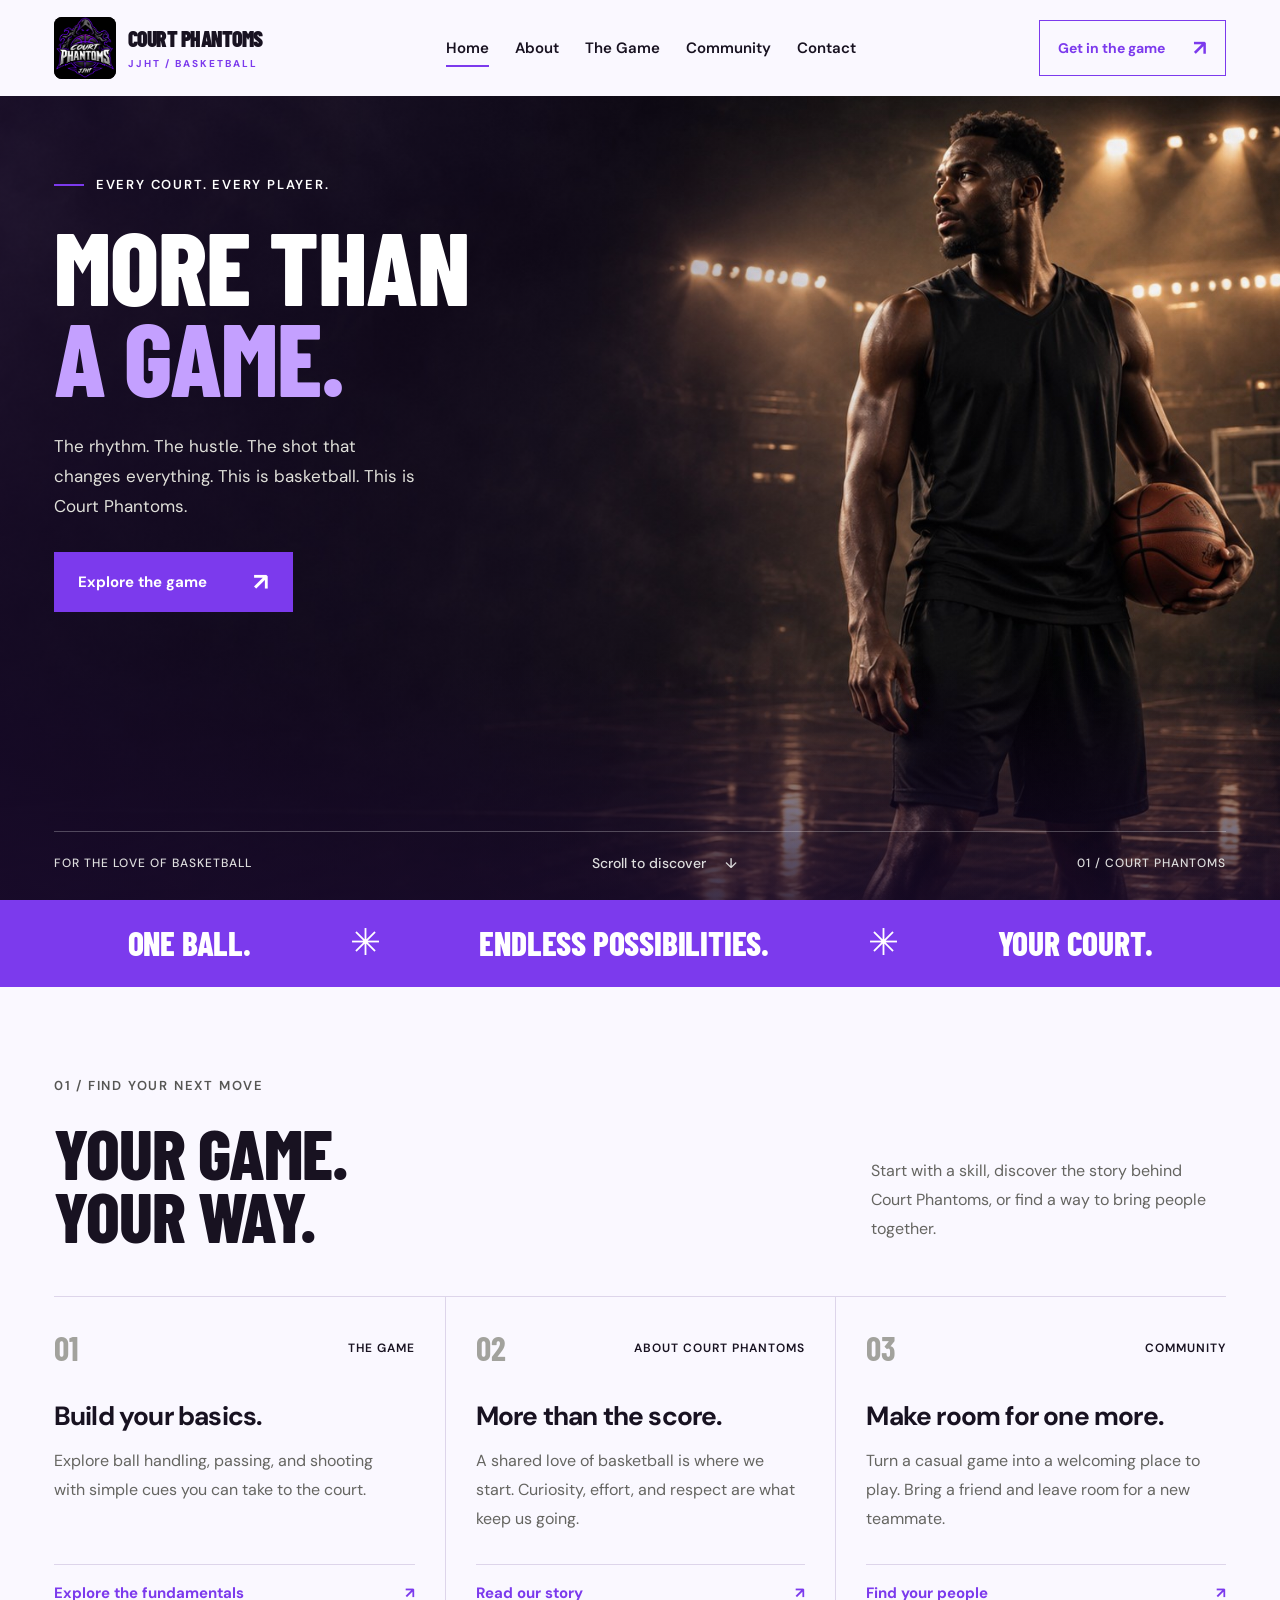
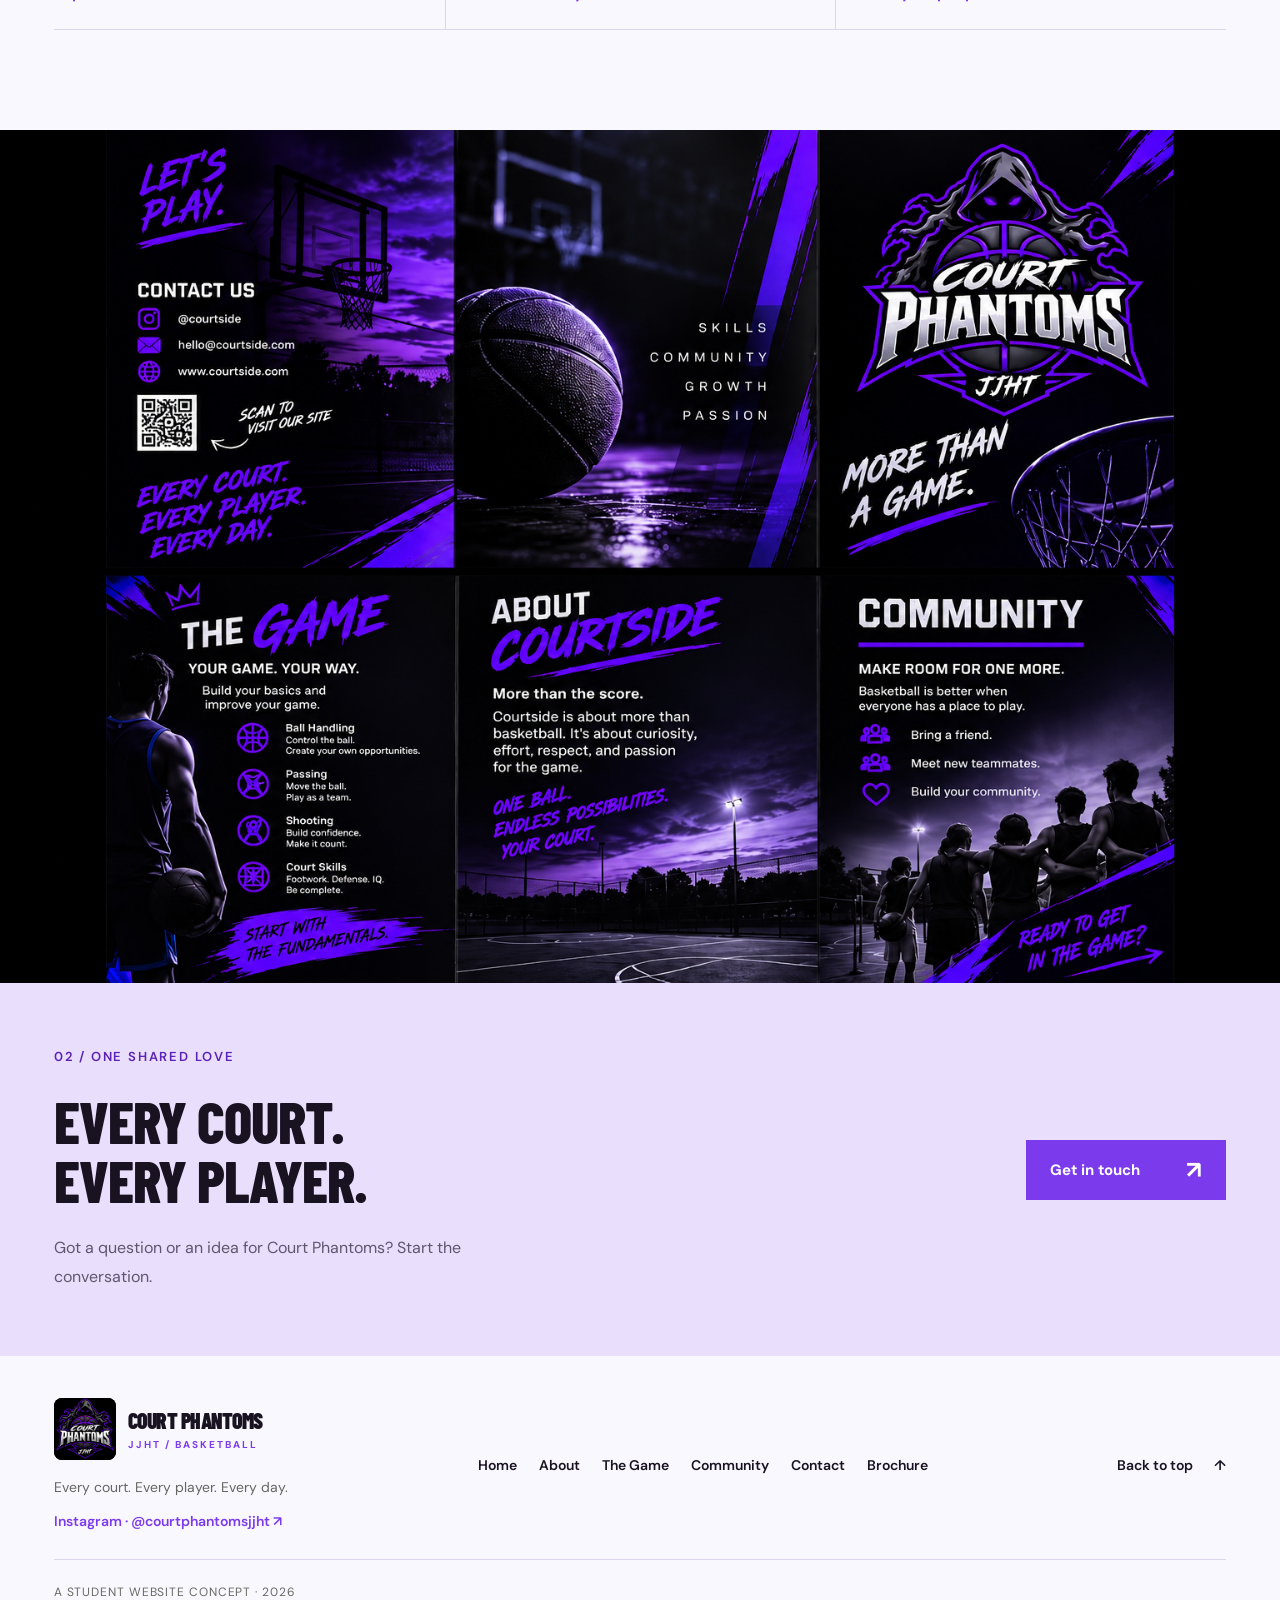
<file: index.html>
<!doctype html>
<html lang="en">
<head>
  <meta charset="UTF-8">
  <meta name="viewport" content="width=device-width, initial-scale=1.0">
  <meta name="theme-color" content="#7c3aed">
  <meta name="description" content="Basketball fundamentals, community, and the Court Phantoms story. Find your next move.">
  <title>Home — COURT PHANTOMS</title>
  <link rel="icon" type="image/jpeg" href="assets/images/court-phantoms-cp.jpg">
  <link rel="stylesheet" href="assets/css/styles.css?v=20261005-brochure-black">
</head>
<body><a class="skip-link" href="#main">Skip to content</a><header class="header" id="top"><a class="wordmark brand-lockup" href="index.html" aria-label="Court Phantoms JJHT home"><img class="brand-logo" src="assets/images/court-phantoms-logo.jpg" alt="" width="1254" height="1254"><span class="brand-name">COURT PHANTOMS<small>JJHT / BASKETBALL</small></span></a><nav aria-label="Main navigation"><a href="index.html" class="active" aria-current="page">Home</a>
<a href="about.html">About</a>
<a href="game.html">The Game</a>
<a href="community.html">Community</a>
<a href="contact.html">Contact</a></nav><a class="header-cta" href="contact.html">Get in the game <span aria-hidden="true">↗</span></a></header><main id="main">    <section class="hero" id="home" aria-labelledby="hero-title">
      <img class="hero-image" src="assets/images/basketball-hero.jpg" alt="Basketball player in a black jersey controlling the ball on a dramatically lit indoor court" width="1536" height="864" fetchpriority="high">
      <div class="hero-shade"></div>
      <div class="hero-content">
        <p class="eyebrow"><span class="small-line"></span> EVERY COURT. EVERY PLAYER.</p>
        <h1 id="hero-title">MORE THAN<br> <span>A GAME.</span></h1>
        <p class="hero-description">The rhythm. The hustle. The shot that changes everything. This is basketball. This is Court Phantoms.</p>
        <a class="button" href="game.html">Explore the game <span aria-hidden="true">↗</span></a>
      </div>
      <div class="hero-bottom"><span>FOR THE LOVE OF BASKETBALL</span><a href="#discover">Scroll to discover <span aria-hidden="true">↓</span></a><span class="hero-index">01 / COURT PHANTOMS</span></div>
    </section>
    <div class="statement-strip" aria-label="Basketball is for everyone"><span>ONE BALL.</span><span class="asterisk" aria-hidden="true">✳</span><span>ENDLESS POSSIBILITIES.</span><span class="asterisk" aria-hidden="true">✳</span><span>YOUR COURT.</span></div>
<section class="game-section" id="discover"><div class="section-intro"><div><p class="eyebrow dark">01 / FIND YOUR NEXT MOVE</p><h2>YOUR GAME.<br>YOUR WAY.</h2></div><p>Start with a skill, discover the story behind Court Phantoms, or find a way to bring people together.</p></div><div class="game-grid">
<article class="game-card"><div class="card-top"><span class="number">01</span><span class="category">THE GAME</span></div><h3>Build your basics.</h3><p>Explore ball handling, passing, and shooting with simple cues you can take to the court.</p><a class="text-link" href="game.html">Explore the fundamentals <span aria-hidden="true">↗</span></a></article>
<article class="game-card"><div class="card-top"><span class="number">02</span><span class="category">ABOUT COURT PHANTOMS</span></div><h3>More than the score.</h3><p>A shared love of basketball is where we start. Curiosity, effort, and respect are what keep us going.</p><a class="text-link" href="about.html">Read our story <span aria-hidden="true">↗</span></a></article>
<article class="game-card"><div class="card-top"><span class="number">03</span><span class="category">COMMUNITY</span></div><h3>Make room for one more.</h3><p>Turn a casual game into a welcoming place to play. Bring a friend and leave room for a new teammate.</p><a class="text-link" href="community.html">Find your people <span aria-hidden="true">↗</span></a></article>
</div></section><section class="brochure-section" id="brochure" aria-label="Promotional brochure"><a class="brochure-image-link" href="assets/images/promotional-brochure-black.png" target="_blank" rel="noopener" aria-label="View the Court Phantoms promotional brochure full size"><img src="assets/images/promotional-brochure-black.png" width="1536" height="1024" alt="Court Phantoms JJHT six-panel basketball brochure in purple and black" loading="lazy"></a></section><section class="page-cta"><div><p class="eyebrow">02 / ONE SHARED LOVE</p><h2>EVERY COURT.<br>EVERY PLAYER.</h2><p>Got a question or an idea for Court Phantoms? Start the conversation.</p></div><a class="button" href="contact.html">Get in touch <span aria-hidden="true">↗</span></a></section></main><footer><div><a class="wordmark brand-lockup" href="index.html" aria-label="Court Phantoms JJHT home"><img class="brand-logo" src="assets/images/court-phantoms-logo.jpg" alt="" width="1254" height="1254"><span class="brand-name">COURT PHANTOMS<small>JJHT / BASKETBALL</small></span></a><p>Every court. Every player. Every day.</p><a class="footer-social" href="https://www.instagram.com/courtphantomsjjht/" target="_blank" rel="noopener noreferrer">Instagram · @courtphantomsjjht ↗</a></div><nav class="footer-nav" aria-label="Footer navigation"><a href="index.html">Home</a><a href="about.html">About</a><a href="game.html">The Game</a><a href="community.html">Community</a><a href="contact.html">Contact</a><a href="index.html#brochure">Brochure</a></nav><a class="back-top" href="#top">Back to top <span aria-hidden="true">↑</span></a><span class="project-note">A STUDENT WEBSITE CONCEPT · 2026</span></footer><script src="assets/js/main.js?v=20261005-brochure-black"></script></body>
</html>
</file>
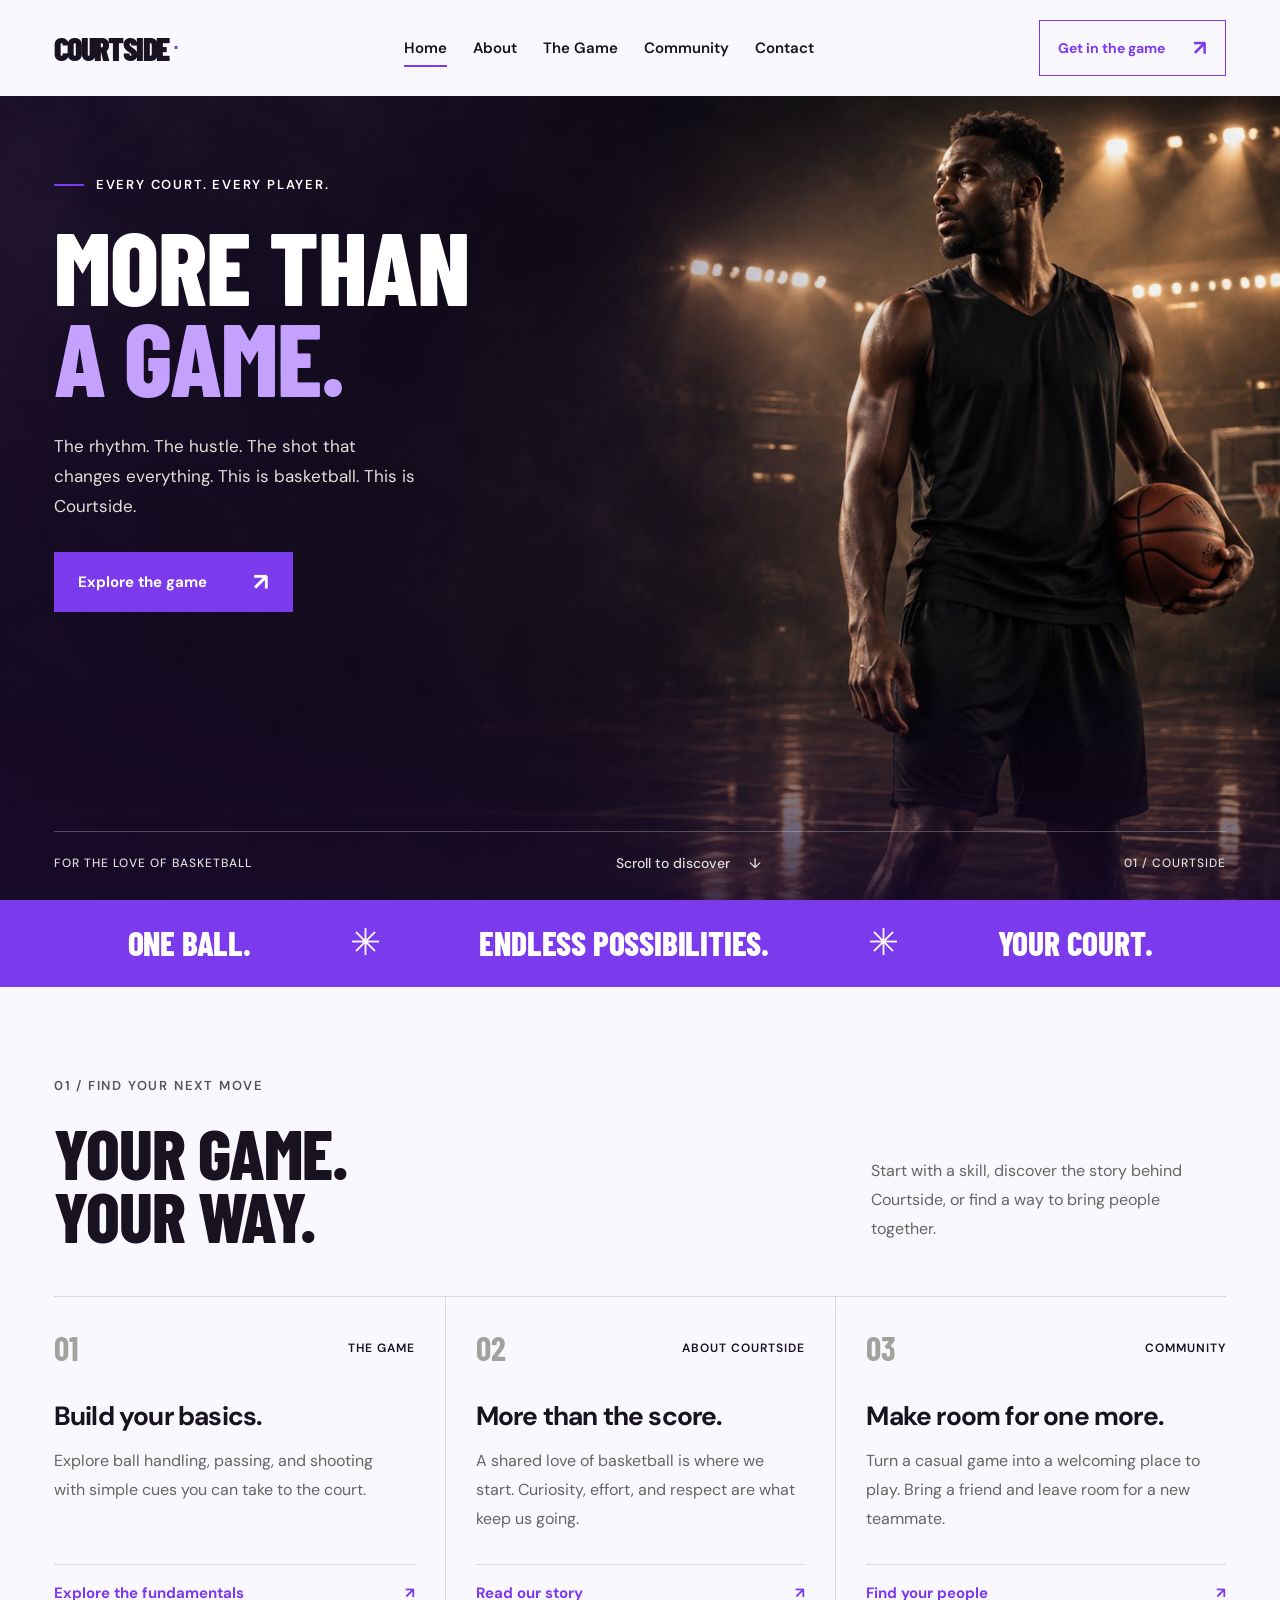
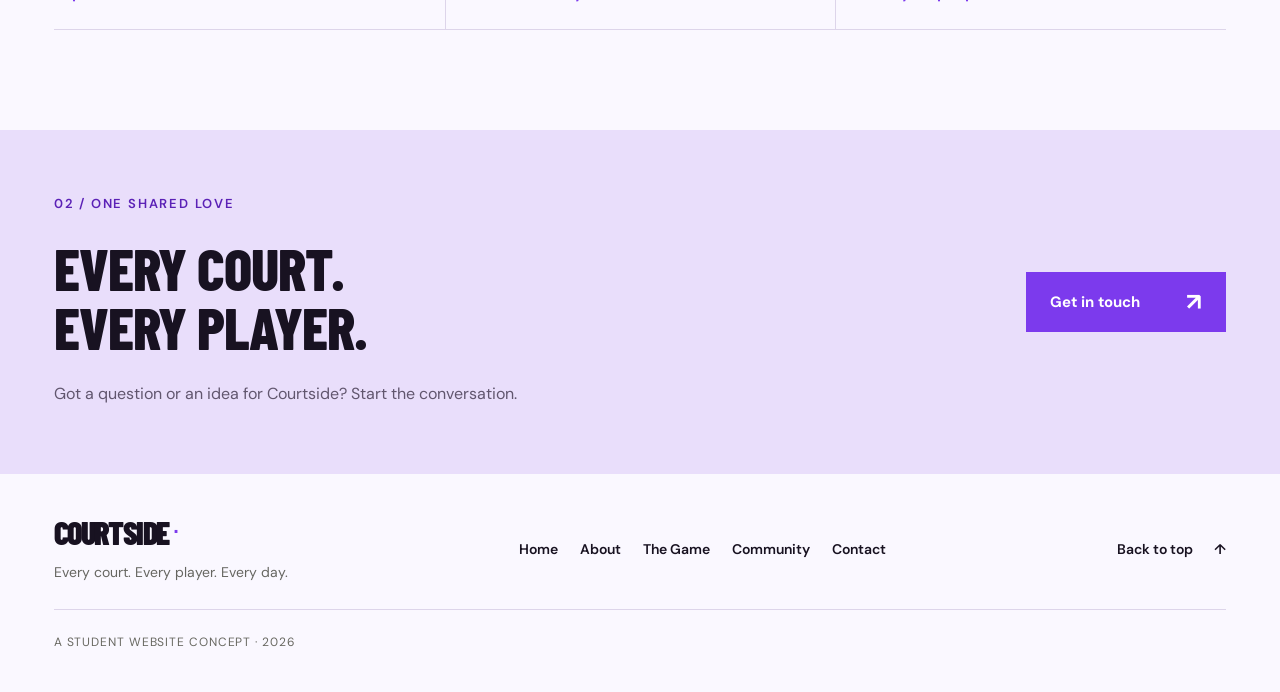
<file: group-work-website (2)/index.html>
<!doctype html>
<html lang="en">
<head>
  <meta charset="UTF-8">
  <meta name="viewport" content="width=device-width, initial-scale=1.0">
  <meta name="theme-color" content="#7c3aed">
  <meta name="description" content="Basketball fundamentals, community, and the Courtside story. Find your next move.">
  <title>Home — COURTSIDE</title>
  <link rel="icon" type="image/svg+xml" href="data:image/svg+xml,%3Csvg xmlns='http://www.w3.org/2000/svg' viewBox='0 0 32 32'%3E%3Crect width='32' height='32' rx='7' fill='%237c3aed'/%3E%3Ctext x='16' y='24' text-anchor='middle' font-family='Arial' font-weight='900' font-size='25' fill='%23ffffff'%3EC%3C/text%3E%3C/svg%3E">
  <link rel="stylesheet" href="assets/css/styles.css?v=20261002-five-pages">
</head>
<body><a class="skip-link" href="#main">Skip to content</a><header class="header" id="top"><a class="wordmark" href="index.html" aria-label="Courtside home"><span class="wordmark-text">COURTSIDE</span><span class="brand-dot" aria-hidden="true">.</span></a><nav aria-label="Main navigation"><a href="index.html" class="active" aria-current="page">Home</a>
<a href="about.html">About</a>
<a href="game.html">The Game</a>
<a href="community.html">Community</a>
<a href="contact.html">Contact</a></nav><a class="header-cta" href="contact.html">Get in the game <span aria-hidden="true">↗</span></a></header><main id="main">    <section class="hero" id="home" aria-labelledby="hero-title">
      <img class="hero-image" src="assets/images/basketball-hero.jpg" alt="Basketball player in a black jersey controlling the ball on a dramatically lit indoor court" width="1536" height="864" fetchpriority="high">
      <div class="hero-shade"></div>
      <div class="hero-content">
        <p class="eyebrow"><span class="small-line"></span> EVERY COURT. EVERY PLAYER.</p>
        <h1 id="hero-title">MORE THAN<br> <span>A GAME.</span></h1>
        <p class="hero-description">The rhythm. The hustle. The shot that changes everything. This is basketball. This is Courtside.</p>
        <a class="button" href="game.html">Explore the game <span aria-hidden="true">↗</span></a>
      </div>
      <div class="hero-bottom"><span>FOR THE LOVE OF BASKETBALL</span><a href="#discover">Scroll to discover <span aria-hidden="true">↓</span></a><span class="hero-index">01 / COURTSIDE</span></div>
    </section>
    <div class="statement-strip" aria-label="Basketball is for everyone"><span>ONE BALL.</span><span class="asterisk" aria-hidden="true">✳</span><span>ENDLESS POSSIBILITIES.</span><span class="asterisk" aria-hidden="true">✳</span><span>YOUR COURT.</span></div>
<section class="game-section" id="discover"><div class="section-intro"><div><p class="eyebrow dark">01 / FIND YOUR NEXT MOVE</p><h2>YOUR GAME.<br>YOUR WAY.</h2></div><p>Start with a skill, discover the story behind Courtside, or find a way to bring people together.</p></div><div class="game-grid">
<article class="game-card"><div class="card-top"><span class="number">01</span><span class="category">THE GAME</span></div><h3>Build your basics.</h3><p>Explore ball handling, passing, and shooting with simple cues you can take to the court.</p><a class="text-link" href="game.html">Explore the fundamentals <span aria-hidden="true">↗</span></a></article>
<article class="game-card"><div class="card-top"><span class="number">02</span><span class="category">ABOUT COURTSIDE</span></div><h3>More than the score.</h3><p>A shared love of basketball is where we start. Curiosity, effort, and respect are what keep us going.</p><a class="text-link" href="about.html">Read our story <span aria-hidden="true">↗</span></a></article>
<article class="game-card"><div class="card-top"><span class="number">03</span><span class="category">COMMUNITY</span></div><h3>Make room for one more.</h3><p>Turn a casual game into a welcoming place to play. Bring a friend and leave room for a new teammate.</p><a class="text-link" href="community.html">Find your people <span aria-hidden="true">↗</span></a></article>
</div></section><section class="page-cta"><div><p class="eyebrow">02 / ONE SHARED LOVE</p><h2>EVERY COURT.<br>EVERY PLAYER.</h2><p>Got a question or an idea for Courtside? Start the conversation.</p></div><a class="button" href="contact.html">Get in touch <span aria-hidden="true">↗</span></a></section></main><footer><div><a class="wordmark" href="index.html" aria-label="Courtside home"><span class="wordmark-text">COURTSIDE</span><span class="brand-dot" aria-hidden="true">.</span></a><p>Every court. Every player. Every day.</p></div><nav class="footer-nav" aria-label="Footer navigation"><a href="index.html">Home</a><a href="about.html">About</a><a href="game.html">The Game</a><a href="community.html">Community</a><a href="contact.html">Contact</a></nav><a class="back-top" href="#top">Back to top <span aria-hidden="true">↑</span></a><span class="project-note">A STUDENT WEBSITE CONCEPT · 2026</span></footer><script src="assets/js/main.js?v=20261002-five-pages"></script></body>
</html>
</file>
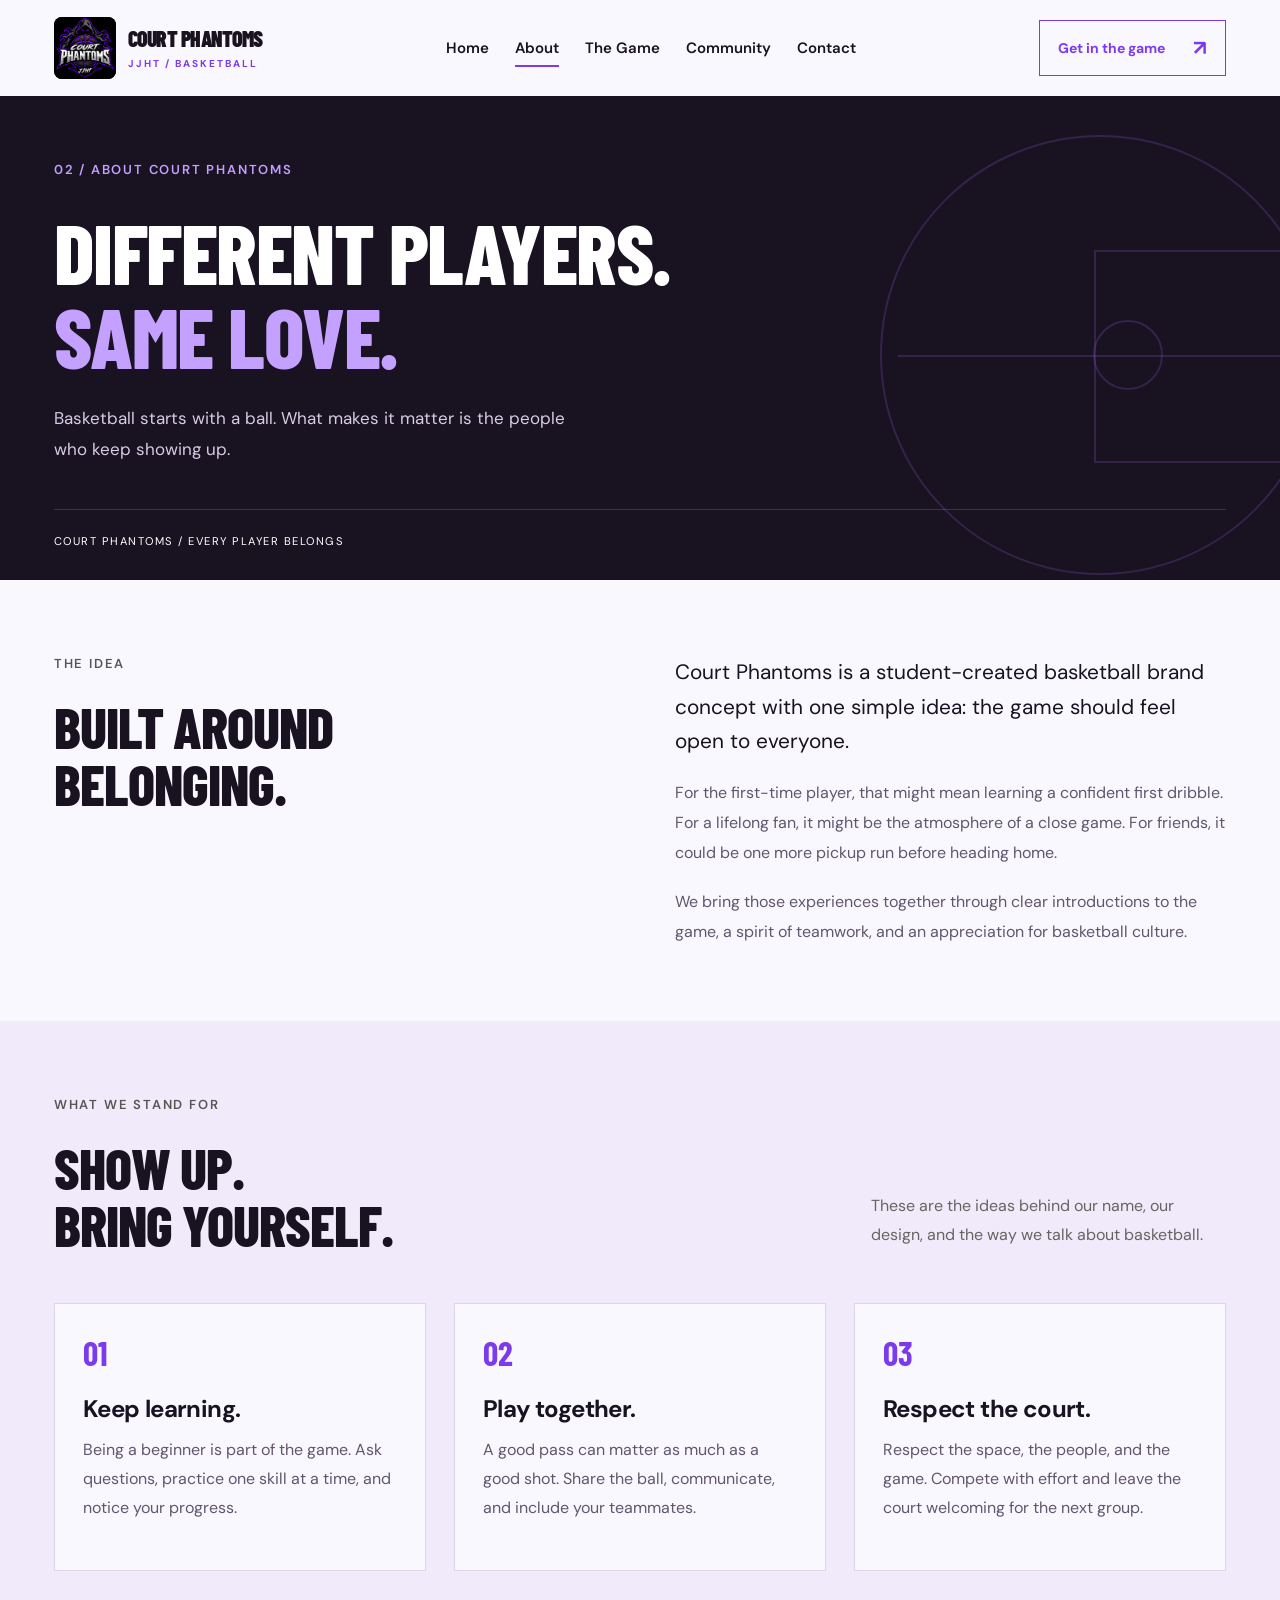
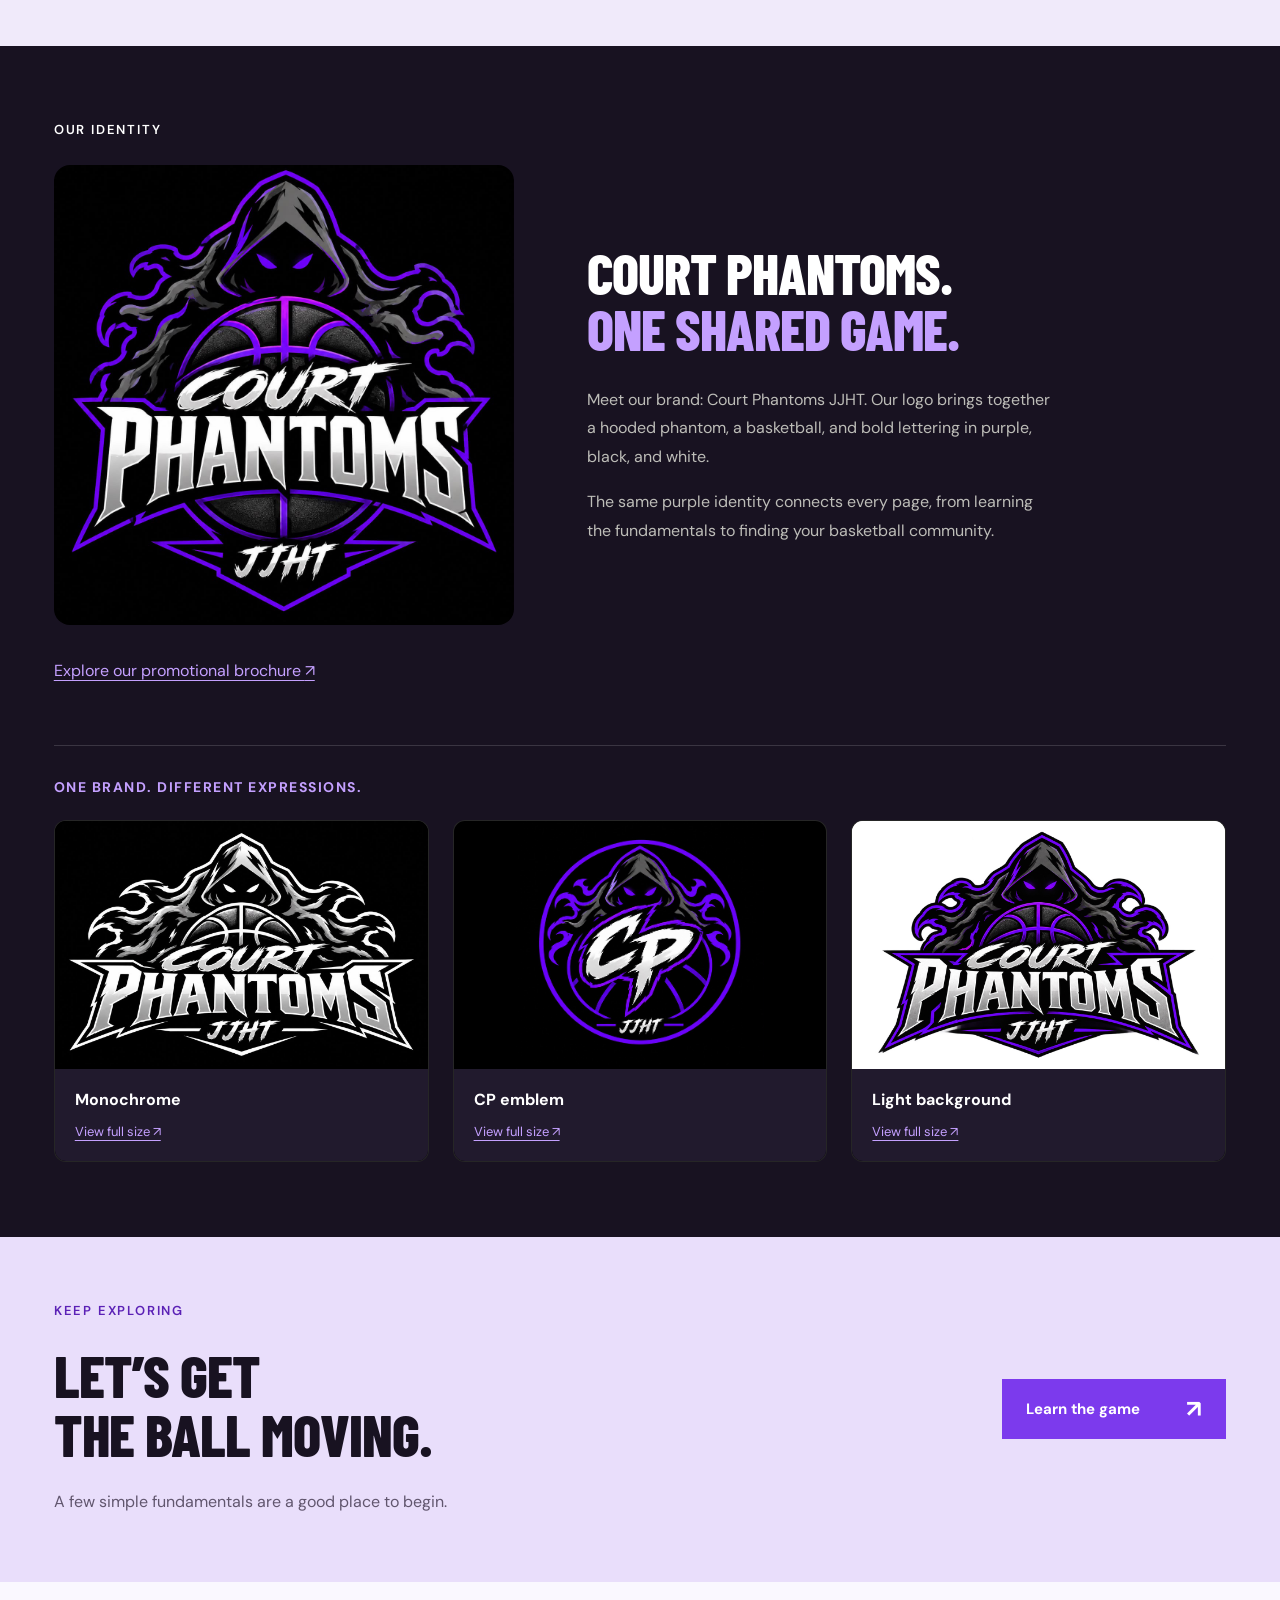
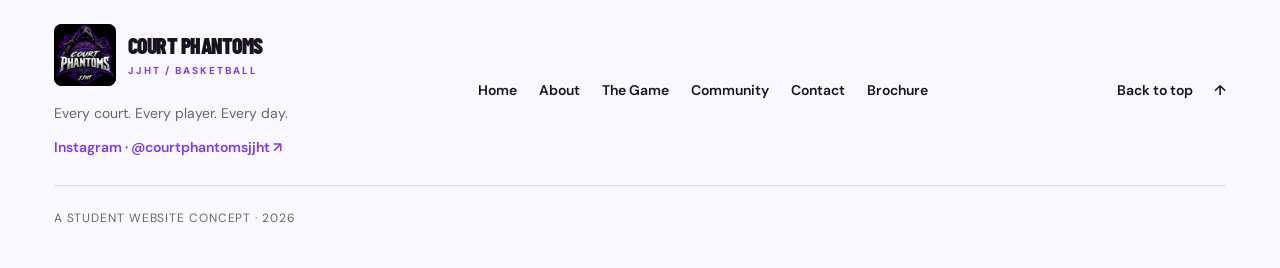
<file: about.html>
<!doctype html>
<html lang="en">
<head>
  <meta charset="UTF-8">
  <meta name="viewport" content="width=device-width, initial-scale=1.0">
  <meta name="theme-color" content="#7c3aed">
  <meta name="description" content="Meet Court Phantoms: a student-created basketball brand built around learning, teamwork, and belonging.">
  <title>About — COURT PHANTOMS</title>
  <link rel="icon" type="image/jpeg" href="assets/images/court-phantoms-cp.jpg">
  <link rel="stylesheet" href="assets/css/styles.css?v=20261005-brochure-black">
</head>
<body><a class="skip-link" href="#main">Skip to content</a><header class="header" id="top"><a class="wordmark brand-lockup" href="index.html" aria-label="Court Phantoms JJHT home"><img class="brand-logo" src="assets/images/court-phantoms-logo.jpg" alt="" width="1254" height="1254"><span class="brand-name">COURT PHANTOMS<small>JJHT / BASKETBALL</small></span></a><nav aria-label="Main navigation"><a href="index.html">Home</a>
<a href="about.html" class="active" aria-current="page">About</a>
<a href="game.html">The Game</a>
<a href="community.html">Community</a>
<a href="contact.html">Contact</a></nav><a class="header-cta" href="contact.html">Get in the game <span aria-hidden="true">↗</span></a></header><main id="main"><section class="page-intro"><div class="intro-inner"><p class="eyebrow">02 / ABOUT COURT PHANTOMS</p><h1>DIFFERENT PLAYERS.<br><span>SAME LOVE.</span></h1><p class="intro-description">Basketball starts with a ball. What makes it matter is the people who keep showing up.</p></div><div class="court-lines" aria-hidden="true"><span></span></div><p class="intro-foot">COURT PHANTOMS / EVERY PLAYER BELONGS</p></section>
<section class="content-section split-editorial"><div><p class="eyebrow dark">THE IDEA</p><h2>BUILT AROUND<br>BELONGING.</h2></div><div class="long-copy"><p class="lead">Court Phantoms is a student-created basketball brand concept with one simple idea: the game should feel open to everyone.</p><p>For the first-time player, that might mean learning a confident first dribble. For a lifelong fan, it might be the atmosphere of a close game. For friends, it could be one more pickup run before heading home.</p><p>We bring those experiences together through clear introductions to the game, a spirit of teamwork, and an appreciation for basketball culture.</p></div></section>
<section class="values-section content-section"><div class="section-intro"><div><p class="eyebrow dark">WHAT WE STAND FOR</p><h2>SHOW UP.<br>BRING YOURSELF.</h2></div><p>These are the ideas behind our name, our design, and the way we talk about basketball.</p></div><div class="three-grid">
<article class="value-card"><span class="number">01</span><h3>Keep learning.</h3><p>Being a beginner is part of the game. Ask questions, practice one skill at a time, and notice your progress.</p></article>
<article class="value-card"><span class="number">02</span><h3>Play together.</h3><p>A good pass can matter as much as a good shot. Share the ball, communicate, and include your teammates.</p></article>
<article class="value-card"><span class="number">03</span><h3>Respect the court.</h3><p>Respect the space, the people, and the game. Compete with effort and leave the court welcoming for the next group.</p></article>
</div></section>
<section class="brand-story content-section"><p class="eyebrow">OUR IDENTITY</p><div class="brand-showcase"><img class="brand-emblem" src="assets/images/court-phantoms-logo.jpg" alt="Court Phantoms JJHT logo: a hooded phantom above a basketball, outlined in purple" width="1254" height="1254" loading="lazy"><div><h2>COURT PHANTOMS.<br><span>ONE SHARED GAME.</span></h2><div class="story-copy"><p>Meet our brand: Court Phantoms JJHT. Our logo brings together a hooded phantom, a basketball, and bold lettering in purple, black, and white.</p><p>The same purple identity connects every page, from learning the fundamentals to finding your basketball community.</p></div></div></div><p class="brand-brochure-link"><a href="index.html#brochure">Explore our promotional brochure <span aria-hidden="true">↗</span></a></p><div class="logo-collection"><h3 class="logo-collection-title">ONE BRAND. DIFFERENT EXPRESSIONS.</h3><div class="logo-variants"><figure class="logo-variant"><a href="assets/images/court-phantoms-monochrome.jpg" target="_blank" rel="noopener" aria-label="View Monochrome logo full size"><img src="assets/images/court-phantoms-monochrome.jpg" alt="Court Phantoms JJHT full logo in black and white" width="1320" height="880" loading="lazy"></a><figcaption><h3>Monochrome</h3><a href="assets/images/court-phantoms-monochrome.jpg" target="_blank" rel="noopener">View full size ↗</a></figcaption></figure><figure class="logo-variant"><a href="assets/images/court-phantoms-cp.jpg" target="_blank" rel="noopener" aria-label="View CP emblem logo full size"><img src="assets/images/court-phantoms-cp.jpg" alt="Circular purple CP and JJHT emblem with a hooded phantom" width="1254" height="1254" loading="lazy"></a><figcaption><h3>CP emblem</h3><a href="assets/images/court-phantoms-cp.jpg" target="_blank" rel="noopener">View full size ↗</a></figcaption></figure><figure class="logo-variant"><a href="assets/images/court-phantoms-light.jpg" target="_blank" rel="noopener" aria-label="View Light background logo full size"><img src="assets/images/court-phantoms-light.jpg" alt="Court Phantoms JJHT purple full logo on white" width="1320" height="880" loading="lazy"></a><figcaption><h3>Light background</h3><a href="assets/images/court-phantoms-light.jpg" target="_blank" rel="noopener">View full size ↗</a></figcaption></figure></div></div></section>
<section class="page-cta"><div><p class="eyebrow">KEEP EXPLORING</p><h2>LET’S GET<br>THE BALL MOVING.</h2><p>A few simple fundamentals are a good place to begin.</p></div><a class="button" href="game.html">Learn the game <span aria-hidden="true">↗</span></a></section></main><footer><div><a class="wordmark brand-lockup" href="index.html" aria-label="Court Phantoms JJHT home"><img class="brand-logo" src="assets/images/court-phantoms-logo.jpg" alt="" width="1254" height="1254"><span class="brand-name">COURT PHANTOMS<small>JJHT / BASKETBALL</small></span></a><p>Every court. Every player. Every day.</p><a class="footer-social" href="https://www.instagram.com/courtphantomsjjht/" target="_blank" rel="noopener noreferrer">Instagram · @courtphantomsjjht ↗</a></div><nav class="footer-nav" aria-label="Footer navigation"><a href="index.html">Home</a><a href="about.html">About</a><a href="game.html">The Game</a><a href="community.html">Community</a><a href="contact.html">Contact</a><a href="index.html#brochure">Brochure</a></nav><a class="back-top" href="#top">Back to top <span aria-hidden="true">↑</span></a><span class="project-note">A STUDENT WEBSITE CONCEPT · 2026</span></footer><script src="assets/js/main.js?v=20261005-brochure-black"></script></body>
</html>
</file>
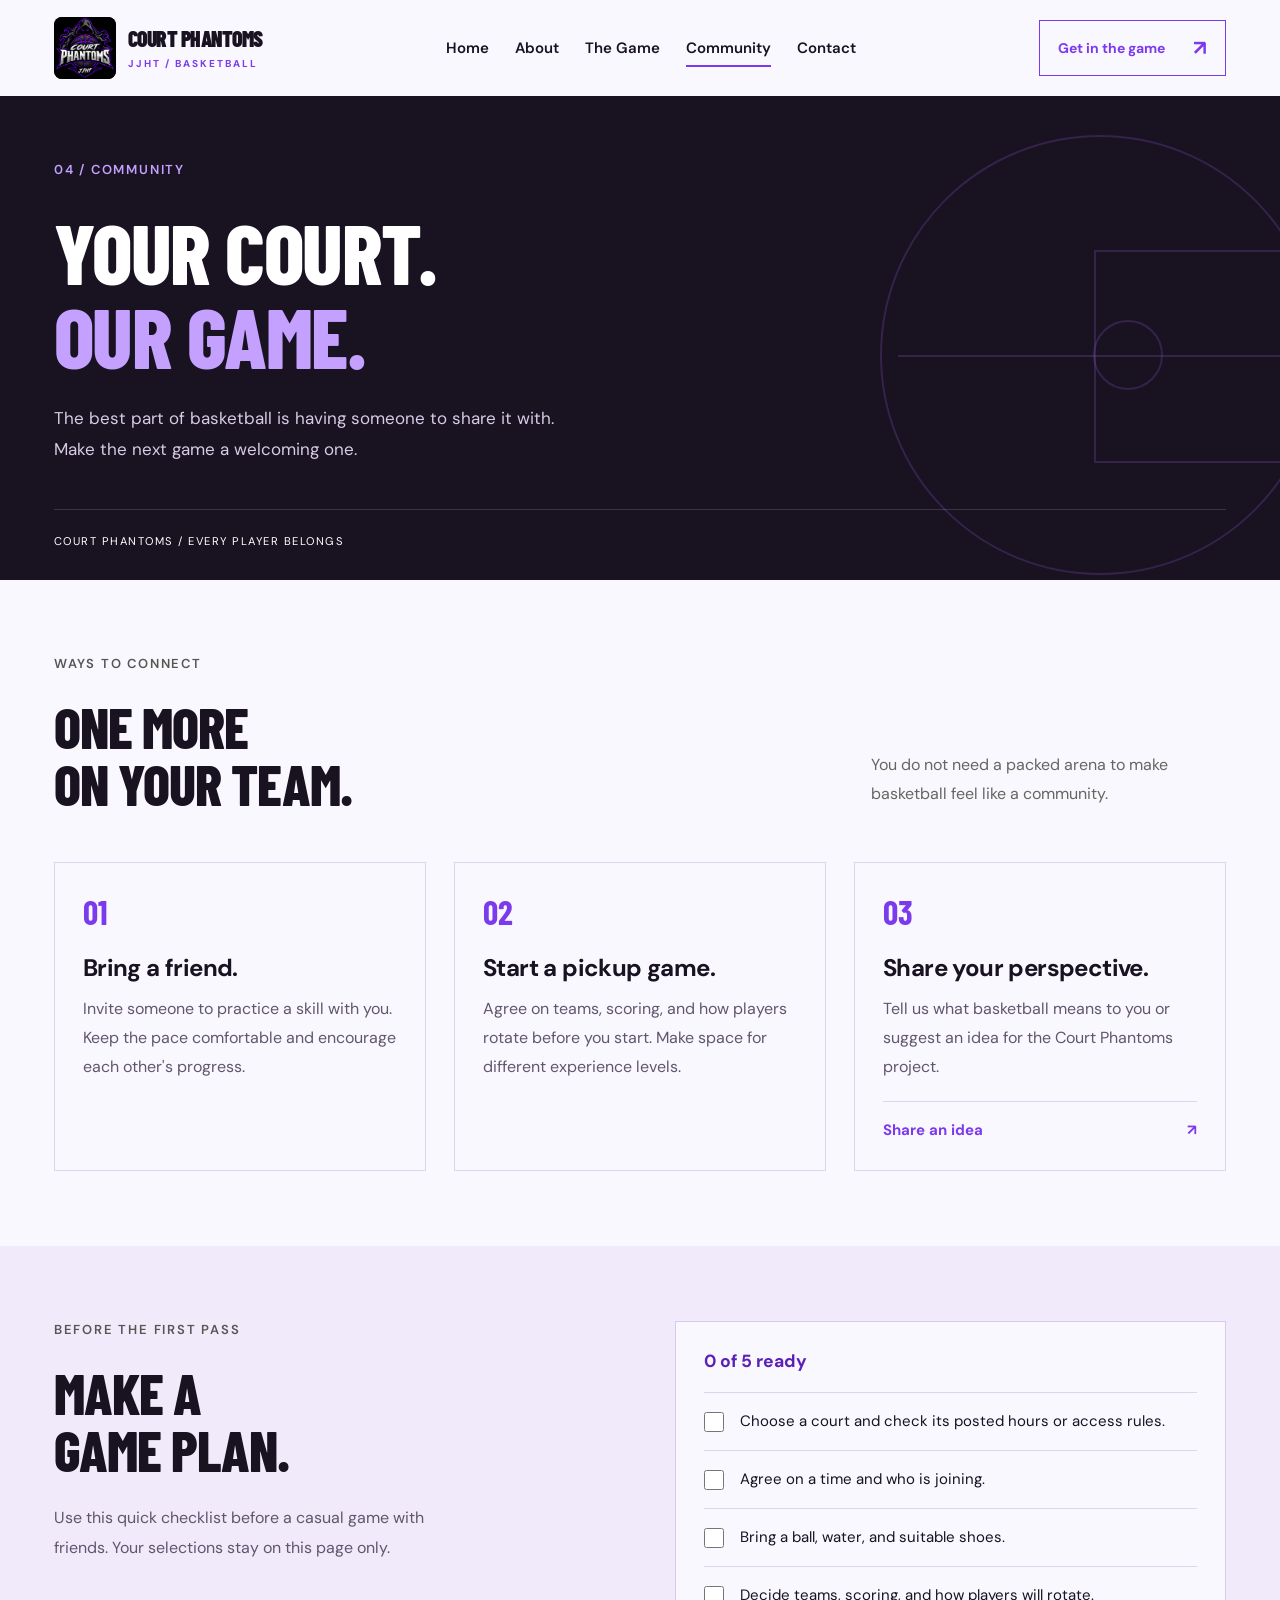
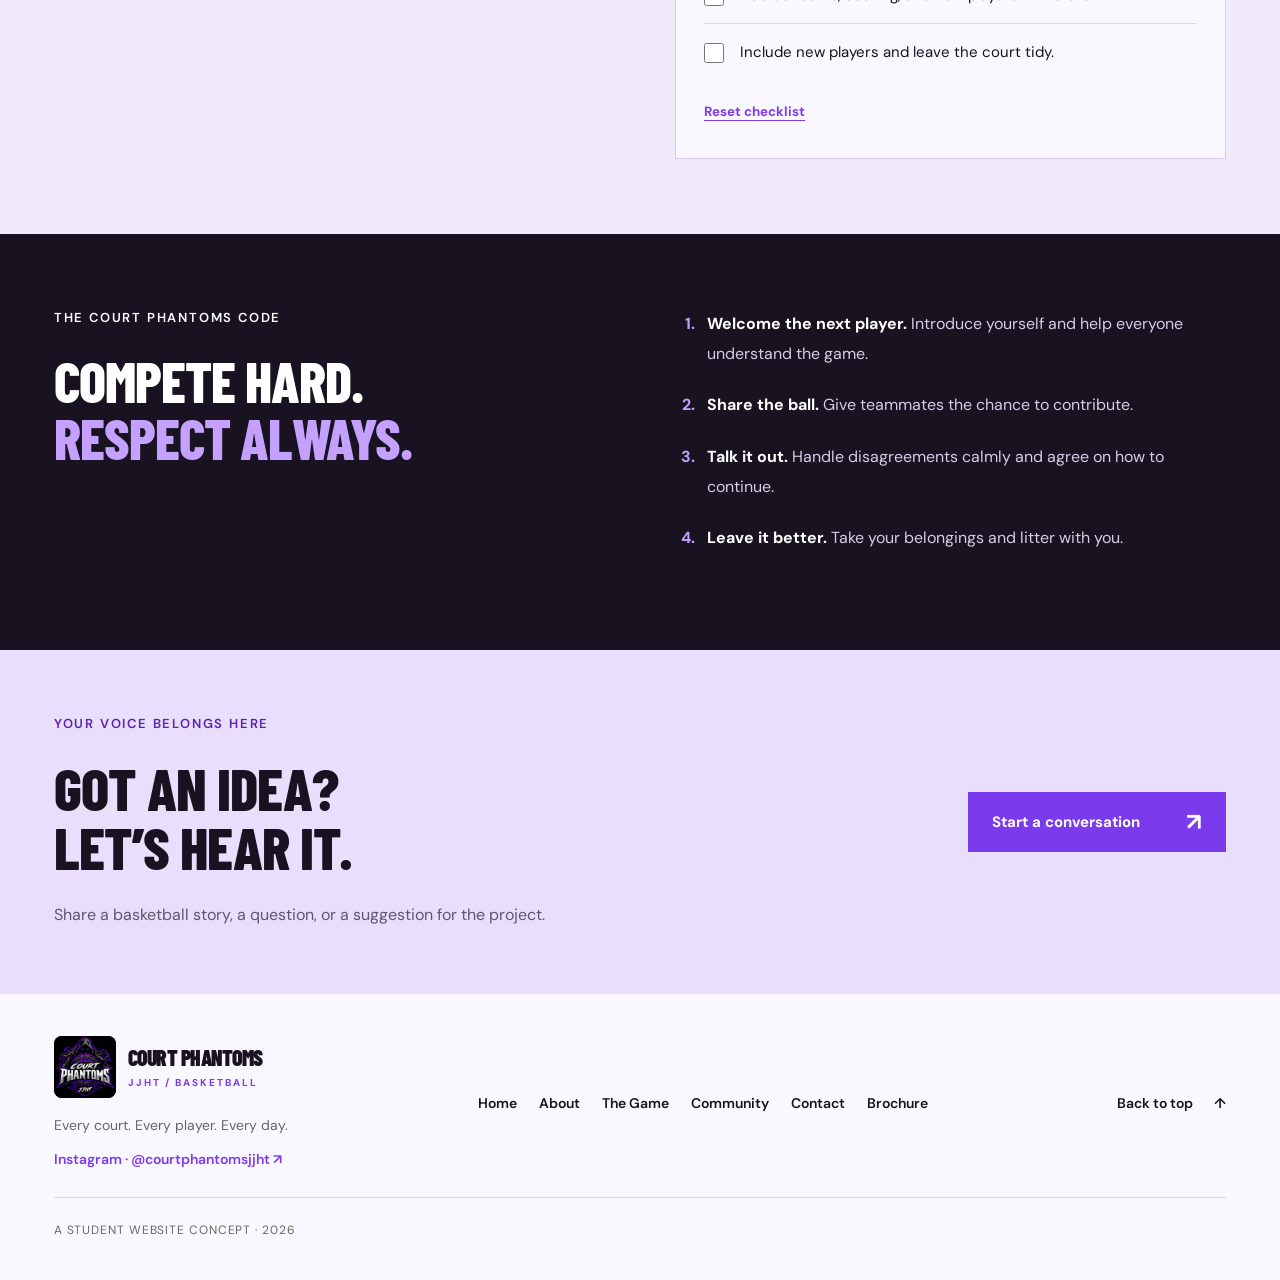
<file: community.html>
<!doctype html>
<html lang="en">
<head>
  <meta charset="UTF-8">
  <meta name="viewport" content="width=device-width, initial-scale=1.0">
  <meta name="theme-color" content="#7c3aed">
  <meta name="description" content="Make basketball welcoming with pickup-game ideas, a simple checklist, and the Court Phantoms code.">
  <title>Community — COURT PHANTOMS</title>
  <link rel="icon" type="image/jpeg" href="assets/images/court-phantoms-cp.jpg">
  <link rel="stylesheet" href="assets/css/styles.css?v=20261005-brochure-black">
</head>
<body><a class="skip-link" href="#main">Skip to content</a><header class="header" id="top"><a class="wordmark brand-lockup" href="index.html" aria-label="Court Phantoms JJHT home"><img class="brand-logo" src="assets/images/court-phantoms-logo.jpg" alt="" width="1254" height="1254"><span class="brand-name">COURT PHANTOMS<small>JJHT / BASKETBALL</small></span></a><nav aria-label="Main navigation"><a href="index.html">Home</a>
<a href="about.html">About</a>
<a href="game.html">The Game</a>
<a href="community.html" class="active" aria-current="page">Community</a>
<a href="contact.html">Contact</a></nav><a class="header-cta" href="contact.html">Get in the game <span aria-hidden="true">↗</span></a></header><main id="main"><section class="page-intro"><div class="intro-inner"><p class="eyebrow">04 / COMMUNITY</p><h1>YOUR COURT.<br><span>OUR GAME.</span></h1><p class="intro-description">The best part of basketball is having someone to share it with. Make the next game a welcoming one.</p></div><div class="court-lines" aria-hidden="true"><span></span></div><p class="intro-foot">COURT PHANTOMS / EVERY PLAYER BELONGS</p></section>
<section class="content-section"><div class="section-intro"><div><p class="eyebrow dark">WAYS TO CONNECT</p><h2>ONE MORE<br>ON YOUR TEAM.</h2></div><p>You do not need a packed arena to make basketball feel like a community.</p></div><div class="three-grid"><article class="value-card"><span class="number">01</span><h3>Bring a friend.</h3><p>Invite someone to practice a skill with you. Keep the pace comfortable and encourage each other's progress.</p></article><article class="value-card"><span class="number">02</span><h3>Start a pickup game.</h3><p>Agree on teams, scoring, and how players rotate before you start. Make space for different experience levels.</p></article><article class="value-card"><span class="number">03</span><h3>Share your perspective.</h3><p>Tell us what basketball means to you or suggest an idea for the Court Phantoms project.</p><a class="text-link" href="contact.html?topic=community">Share an idea <span aria-hidden="true">↗</span></a></article></div></section>
<section class="content-section community-planner"><div><p class="eyebrow dark">BEFORE THE FIRST PASS</p><h2>MAKE A<br>GAME PLAN.</h2><p class="long-copy">Use this quick checklist before a casual game with friends. Your selections stay on this page only.</p></div><div class="checklist"><p class="check-progress" id="check-progress" role="status">0 of 5 ready</p><label><input type="checkbox"><span>Choose a court and check its posted hours or access rules.</span></label><label><input type="checkbox"><span>Agree on a time and who is joining.</span></label><label><input type="checkbox"><span>Bring a ball, water, and suitable shoes.</span></label><label><input type="checkbox"><span>Decide teams, scoring, and how players will rotate.</span></label><label><input type="checkbox"><span>Include new players and leave the court tidy.</span></label><button type="button" class="reset-checks">Reset checklist</button></div></section>
<section class="content-section court-code"><div><p class="eyebrow">THE COURT PHANTOMS CODE</p><h2>COMPETE HARD.<br><span>RESPECT ALWAYS.</span></h2></div><ol><li><strong>Welcome the next player.</strong> Introduce yourself and help everyone understand the game.</li><li><strong>Share the ball.</strong> Give teammates the chance to contribute.</li><li><strong>Talk it out.</strong> Handle disagreements calmly and agree on how to continue.</li><li><strong>Leave it better.</strong> Take your belongings and litter with you.</li></ol></section>
<section class="page-cta"><div><p class="eyebrow">YOUR VOICE BELONGS HERE</p><h2>GOT AN IDEA?<br>LET’S HEAR IT.</h2><p>Share a basketball story, a question, or a suggestion for the project.</p></div><a class="button" href="contact.html?topic=community">Start a conversation <span aria-hidden="true">↗</span></a></section></main><footer><div><a class="wordmark brand-lockup" href="index.html" aria-label="Court Phantoms JJHT home"><img class="brand-logo" src="assets/images/court-phantoms-logo.jpg" alt="" width="1254" height="1254"><span class="brand-name">COURT PHANTOMS<small>JJHT / BASKETBALL</small></span></a><p>Every court. Every player. Every day.</p><a class="footer-social" href="https://www.instagram.com/courtphantomsjjht/" target="_blank" rel="noopener noreferrer">Instagram · @courtphantomsjjht ↗</a></div><nav class="footer-nav" aria-label="Footer navigation"><a href="index.html">Home</a><a href="about.html">About</a><a href="game.html">The Game</a><a href="community.html">Community</a><a href="contact.html">Contact</a><a href="index.html#brochure">Brochure</a></nav><a class="back-top" href="#top">Back to top <span aria-hidden="true">↑</span></a><span class="project-note">A STUDENT WEBSITE CONCEPT · 2026</span></footer><script src="assets/js/main.js?v=20261005-brochure-black"></script></body>
</html>
</file>
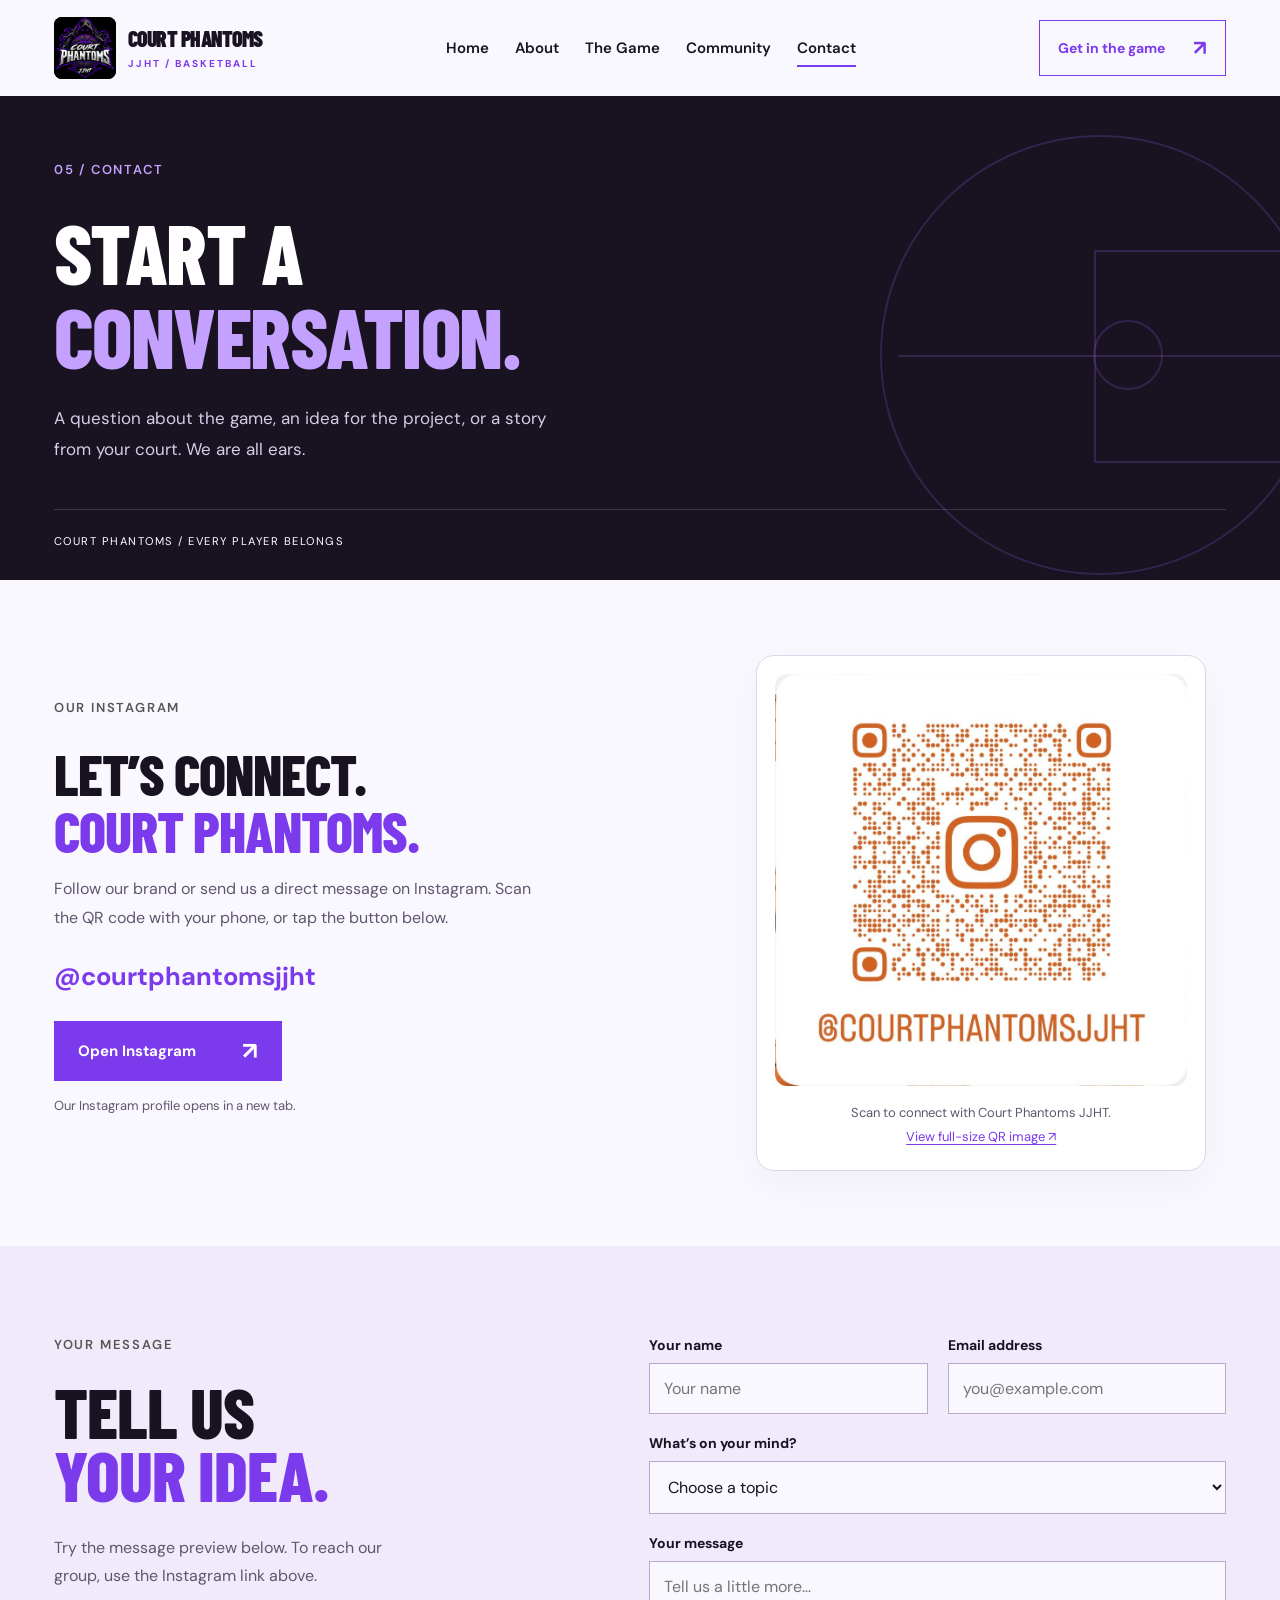
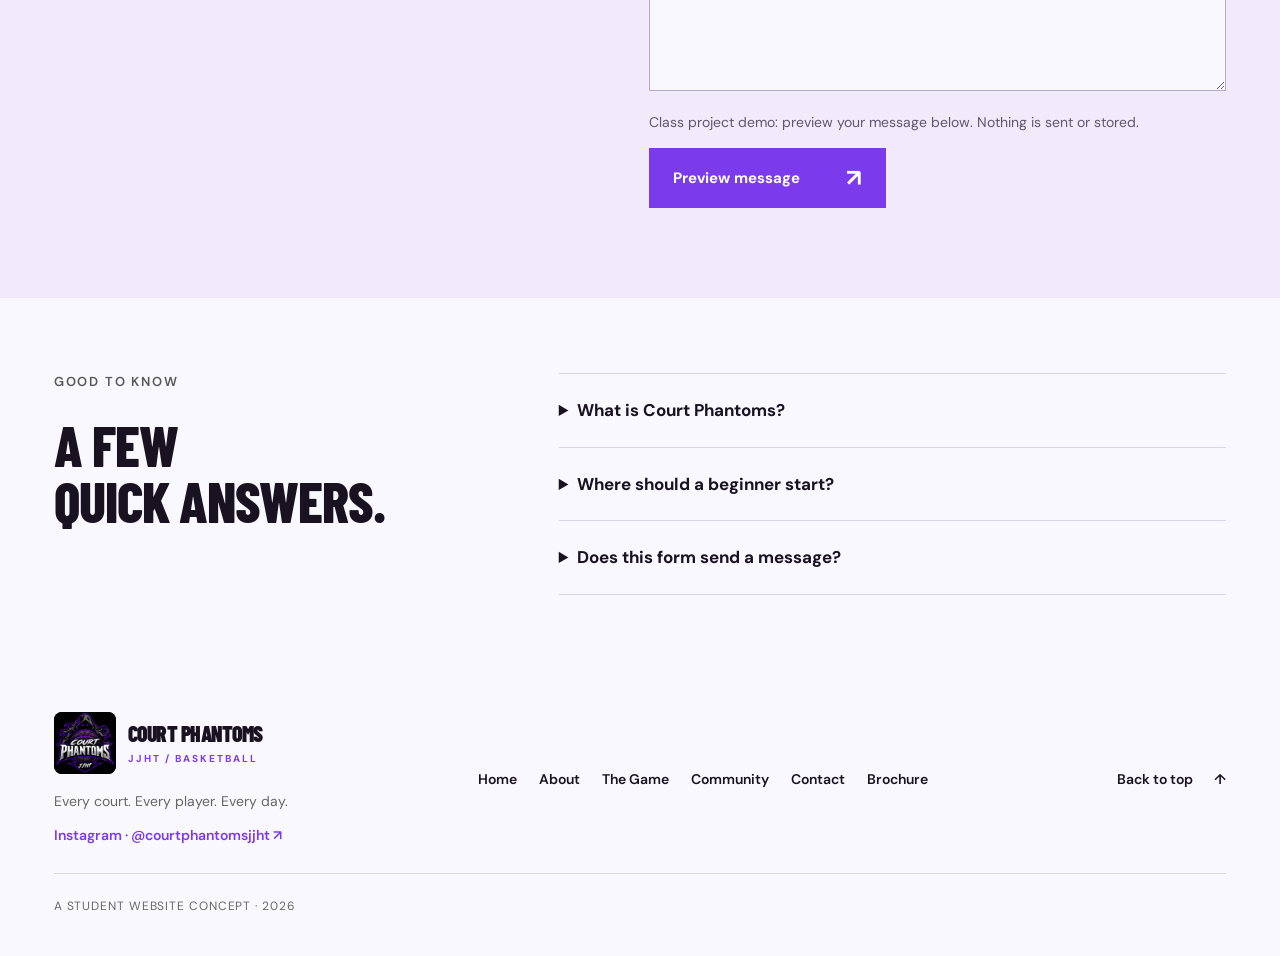
<file: contact.html>
<!doctype html>
<html lang="en">
<head>
  <meta charset="UTF-8">
  <meta name="viewport" content="width=device-width, initial-scale=1.0">
  <meta name="theme-color" content="#7c3aed">
  <meta name="description" content="Start a conversation with Court Phantoms. Preview a question, community idea, or basketball story.">
  <title>Contact — COURT PHANTOMS</title>
  <link rel="icon" type="image/jpeg" href="assets/images/court-phantoms-cp.jpg">
  <link rel="stylesheet" href="assets/css/styles.css?v=20261005-brochure-black">
</head>
<body><a class="skip-link" href="#main">Skip to content</a><header class="header" id="top"><a class="wordmark brand-lockup" href="index.html" aria-label="Court Phantoms JJHT home"><img class="brand-logo" src="assets/images/court-phantoms-logo.jpg" alt="" width="1254" height="1254"><span class="brand-name">COURT PHANTOMS<small>JJHT / BASKETBALL</small></span></a><nav aria-label="Main navigation"><a href="index.html">Home</a>
<a href="about.html">About</a>
<a href="game.html">The Game</a>
<a href="community.html">Community</a>
<a href="contact.html" class="active" aria-current="page">Contact</a></nav><a class="header-cta" href="contact.html">Get in the game <span aria-hidden="true">↗</span></a></header><main id="main"><section class="page-intro"><div class="intro-inner"><p class="eyebrow">05 / CONTACT</p><h1>START A<br><span>CONVERSATION.</span></h1><p class="intro-description">A question about the game, an idea for the project, or a story from your court. We are all ears.</p></div><div class="court-lines" aria-hidden="true"><span></span></div><p class="intro-foot">COURT PHANTOMS / EVERY PLAYER BELONGS</p></section>
<section class="social-contact content-section" aria-labelledby="instagram-title">
  <div class="social-contact-copy"><p class="eyebrow dark">OUR INSTAGRAM</p><h2 id="instagram-title">LET’S CONNECT.<br><span>COURT PHANTOMS.</span></h2><p>Follow our brand or send us a direct message on Instagram. Scan the QR code with your phone, or tap the button below.</p><a class="social-handle" href="https://www.instagram.com/courtphantomsjjht/" target="_blank" rel="noopener noreferrer">@courtphantomsjjht</a><a class="button" href="https://www.instagram.com/courtphantomsjjht/" target="_blank" rel="noopener noreferrer">Open Instagram <span aria-hidden="true">↗</span></a><p class="social-note">Our Instagram profile opens in a new tab.</p></div>
  <figure class="instagram-card"><a class="qr-window" href="https://www.instagram.com/courtphantomsjjht/" target="_blank" rel="noopener noreferrer" aria-label="Open Court Phantoms JJHT on Instagram"><img src="assets/images/instagram-contact.jpg" alt="Instagram QR code for @courtphantomsjjht" width="1179" height="2048"></a><figcaption>Scan to connect with Court Phantoms JJHT.<br><a href="assets/images/instagram-contact.jpg" target="_blank" rel="noopener">View full-size QR image ↗</a></figcaption></figure>
</section>
    <section class="contact" id="contact" aria-labelledby="contact-title">
      <div class="contact-copy">
        <p class="eyebrow dark">YOUR MESSAGE</p>
        <h2 id="contact-title">TELL US<br><span>YOUR IDEA.</span></h2>
        <p>Try the message preview below. To reach our group, use the Instagram link above.</p>
      </div>
      <form onsubmit="return false" class="contact-form" id="contact-form" aria-describedby="form-note">
        <div class="form-row">
          <div class="field"><label for="name">Your name</label><input id="name" name="name" autocomplete="name" required maxlength="100" placeholder="Your name"></div>
          <div class="field"><label for="email">Email address</label><input id="email" name="email" type="email" autocomplete="email" required maxlength="254" placeholder="you@example.com"></div>
        </div>
        <div class="field"><label for="topic">What’s on your mind?</label><select id="topic" name="topic" required><option value="">Choose a topic</option><option>Learning the game</option><option>Community &amp; collaboration</option><option>General question</option></select></div>
        <div class="field"><label for="message">Your message</label><textarea id="message" name="message" rows="4" required maxlength="2000" placeholder="Tell us a little more…"></textarea></div>
        <p class="form-note" id="form-note">Class project demo: preview your message below. Nothing is sent or stored.</p>
        <button class="button" type="submit">Preview message <span aria-hidden="true">↗</span></button>
        <noscript><p>This message preview needs JavaScript. Nothing will be submitted.</p></noscript>
        <div class="form-preview" id="form-preview" role="region" aria-labelledby="preview-title" tabindex="-1" hidden>
          <h3 id="preview-title">Your message preview</h3>
          <p id="preview-status" role="status"></p>
          <dl><dt>Name</dt><dd id="preview-name"></dd><dt>Email</dt><dd id="preview-email"></dd><dt>Topic</dt><dd id="preview-topic"></dd><dt>Message</dt><dd id="preview-message"></dd></dl>
          <p class="form-note">Want to change something? Edit the fields above and preview again.</p>
        </div>
      </form>
    </section>

<section class="content-section faq"><div><p class="eyebrow dark">GOOD TO KNOW</p><h2>A FEW<br>QUICK ANSWERS.</h2></div><div><details><summary>What is Court Phantoms?</summary><p>Court Phantoms is a student-created basketball brand and website concept. Learn more on our <a href="about.html">About page</a>.</p></details><details><summary>Where should a beginner start?</summary><p>Visit <a href="game.html">The Game</a> for simple introductions to dribbling, passing, and shooting.</p></details><details><summary>Does this form send a message?</summary><p>This class-project form validates your details and creates a preview on this page. It does not send, save, or publish your message. To contact us, <a href="https://www.instagram.com/courtphantomsjjht/" target="_blank" rel="noopener noreferrer">message @courtphantomsjjht on Instagram</a>.</p></details></div></section>
</main><footer><div><a class="wordmark brand-lockup" href="index.html" aria-label="Court Phantoms JJHT home"><img class="brand-logo" src="assets/images/court-phantoms-logo.jpg" alt="" width="1254" height="1254"><span class="brand-name">COURT PHANTOMS<small>JJHT / BASKETBALL</small></span></a><p>Every court. Every player. Every day.</p><a class="footer-social" href="https://www.instagram.com/courtphantomsjjht/" target="_blank" rel="noopener noreferrer">Instagram · @courtphantomsjjht ↗</a></div><nav class="footer-nav" aria-label="Footer navigation"><a href="index.html">Home</a><a href="about.html">About</a><a href="game.html">The Game</a><a href="community.html">Community</a><a href="contact.html">Contact</a><a href="index.html#brochure">Brochure</a></nav><a class="back-top" href="#top">Back to top <span aria-hidden="true">↑</span></a><span class="project-note">A STUDENT WEBSITE CONCEPT · 2026</span></footer><script src="assets/js/main.js?v=20261005-brochure-black"></script></body>
</html>
</file>
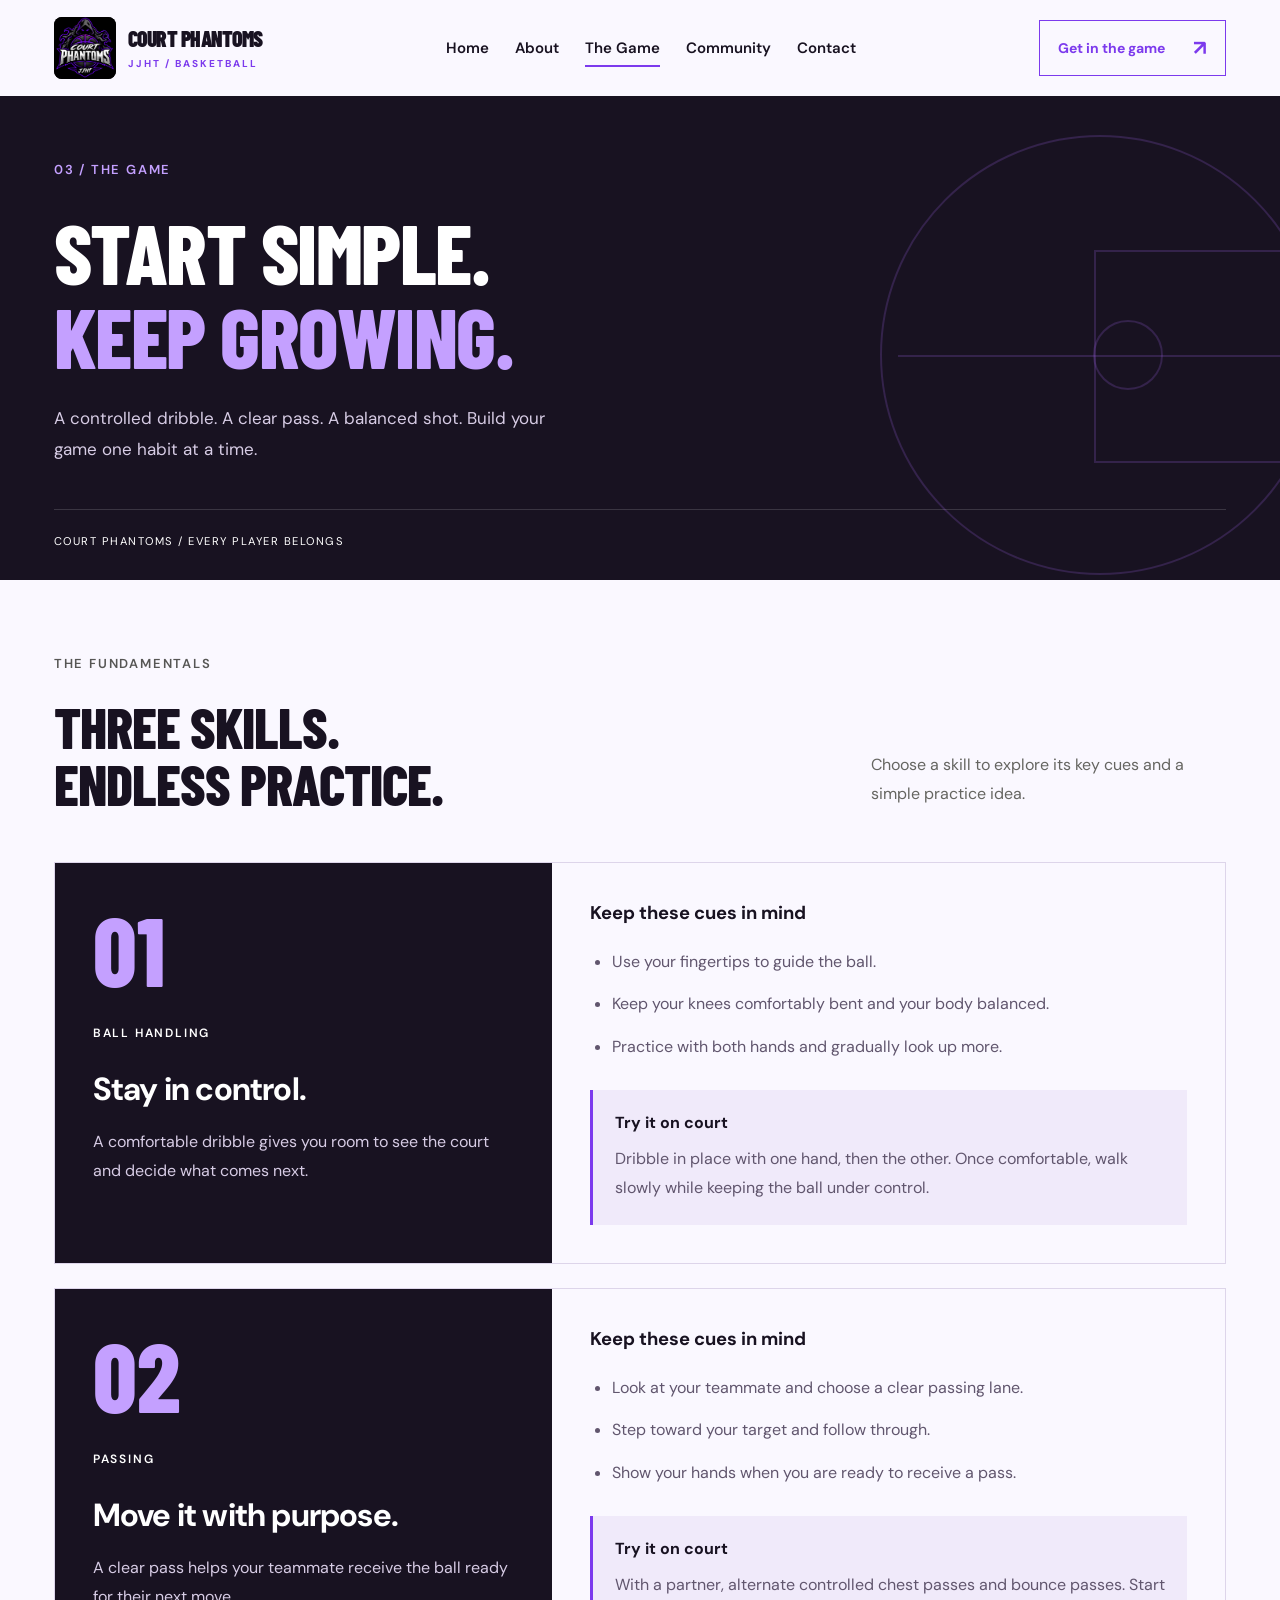
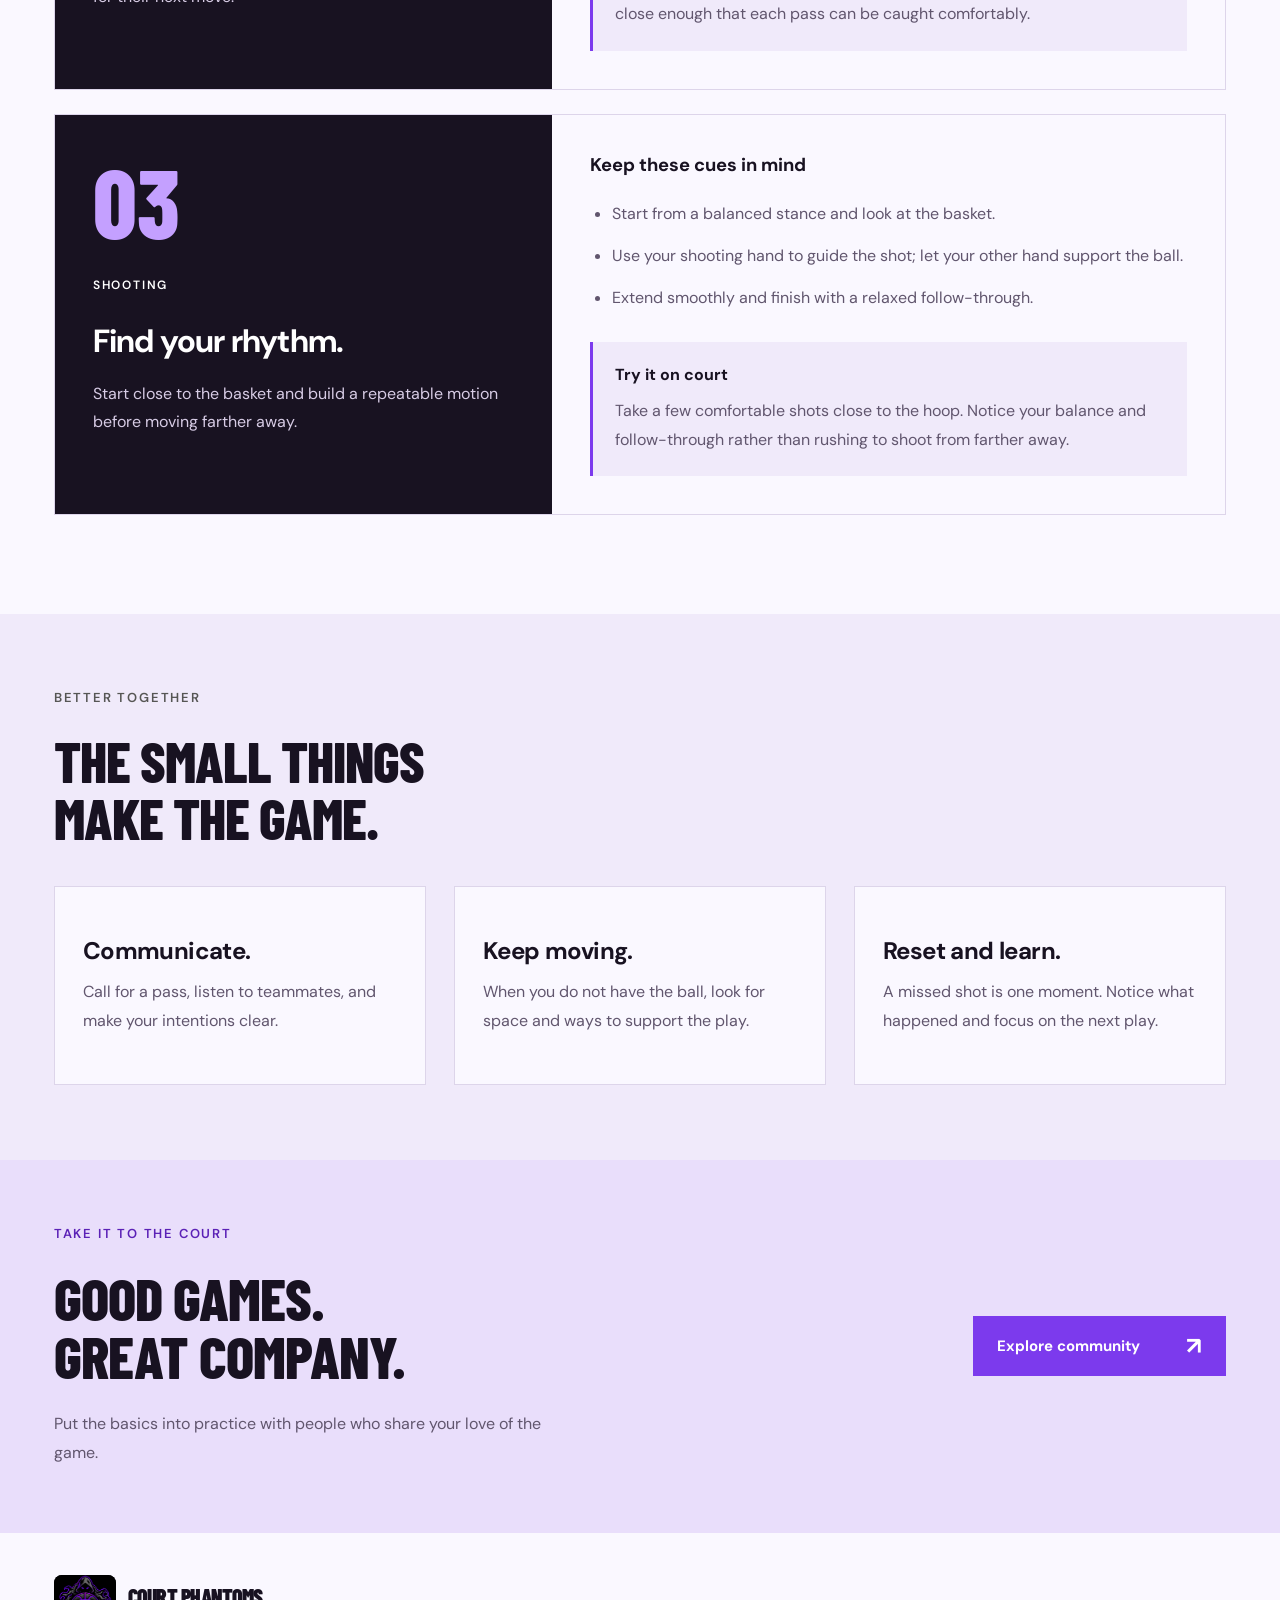
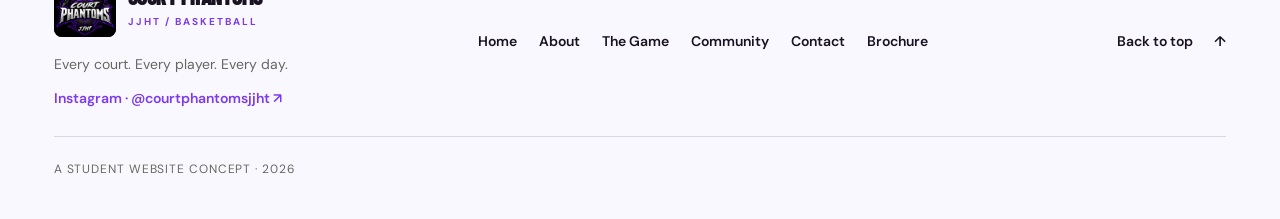
<file: game.html>
<!doctype html>
<html lang="en">
<head>
  <meta charset="UTF-8">
  <meta name="viewport" content="width=device-width, initial-scale=1.0">
  <meta name="theme-color" content="#7c3aed">
  <meta name="description" content="Explore dribbling, passing, and shooting with beginner-friendly basketball cues and practice ideas.">
  <title>The Game — COURT PHANTOMS</title>
  <link rel="icon" type="image/jpeg" href="assets/images/court-phantoms-cp.jpg">
  <link rel="stylesheet" href="assets/css/styles.css?v=20261005-brochure-black">
</head>
<body><a class="skip-link" href="#main">Skip to content</a><header class="header" id="top"><a class="wordmark brand-lockup" href="index.html" aria-label="Court Phantoms JJHT home"><img class="brand-logo" src="assets/images/court-phantoms-logo.jpg" alt="" width="1254" height="1254"><span class="brand-name">COURT PHANTOMS<small>JJHT / BASKETBALL</small></span></a><nav aria-label="Main navigation"><a href="index.html">Home</a>
<a href="about.html">About</a>
<a href="game.html" class="active" aria-current="page">The Game</a>
<a href="community.html">Community</a>
<a href="contact.html">Contact</a></nav><a class="header-cta" href="contact.html">Get in the game <span aria-hidden="true">↗</span></a></header><main id="main"><section class="page-intro"><div class="intro-inner"><p class="eyebrow">03 / THE GAME</p><h1>START SIMPLE.<br><span>KEEP GROWING.</span></h1><p class="intro-description">A controlled dribble. A clear pass. A balanced shot. Build your game one habit at a time.</p></div><div class="court-lines" aria-hidden="true"><span></span></div><p class="intro-foot">COURT PHANTOMS / EVERY PLAYER BELONGS</p></section>
<section class="content-section" id="skills"><div class="section-intro"><div><p class="eyebrow dark">THE FUNDAMENTALS</p><h2>THREE SKILLS.<br>ENDLESS PRACTICE.</h2></div><p>Choose a skill to explore its key cues and a simple practice idea.</p></div>
<div class="skill-picker" role="group" aria-label="Choose a basketball skill" hidden><button type="button" data-skill="dribble" aria-pressed="true" aria-controls="dribble">01 / Dribble</button><button type="button" data-skill="pass" aria-pressed="false" aria-controls="pass">02 / Pass</button><button type="button" data-skill="shoot" aria-pressed="false" aria-controls="shoot">03 / Shoot</button></div>
<article class="skill-panel" id="dribble"><div class="skill-name"><span class="big-number" aria-hidden="true">01</span><p class="eyebrow">BALL HANDLING</p><h3>Stay in control.</h3><p>A comfortable dribble gives you room to see the court and decide what comes next.</p></div><div class="skill-detail"><h4>Keep these cues in mind</h4><ul><li>Use your fingertips to guide the ball.</li><li>Keep your knees comfortably bent and your body balanced.</li><li>Practice with both hands and gradually look up more.</li></ul><div class="practice-note"><strong>Try it on court</strong><p>Dribble in place with one hand, then the other. Once comfortable, walk slowly while keeping the ball under control.</p></div></div></article>
<article class="skill-panel" id="pass"><div class="skill-name"><span class="big-number" aria-hidden="true">02</span><p class="eyebrow">PASSING</p><h3>Move it with purpose.</h3><p>A clear pass helps your teammate receive the ball ready for their next move.</p></div><div class="skill-detail"><h4>Keep these cues in mind</h4><ul><li>Look at your teammate and choose a clear passing lane.</li><li>Step toward your target and follow through.</li><li>Show your hands when you are ready to receive a pass.</li></ul><div class="practice-note"><strong>Try it on court</strong><p>With a partner, alternate controlled chest passes and bounce passes. Start close enough that each pass can be caught comfortably.</p></div></div></article>
<article class="skill-panel" id="shoot"><div class="skill-name"><span class="big-number" aria-hidden="true">03</span><p class="eyebrow">SHOOTING</p><h3>Find your rhythm.</h3><p>Start close to the basket and build a repeatable motion before moving farther away.</p></div><div class="skill-detail"><h4>Keep these cues in mind</h4><ul><li>Start from a balanced stance and look at the basket.</li><li>Use your shooting hand to guide the shot; let your other hand support the ball.</li><li>Extend smoothly and finish with a relaxed follow-through.</li></ul><div class="practice-note"><strong>Try it on court</strong><p>Take a few comfortable shots close to the hoop. Notice your balance and follow-through rather than rushing to shoot from farther away.</p></div></div></article>
</section>
<section class="content-section values-section"><p class="eyebrow dark">BETTER TOGETHER</p><h2>THE SMALL THINGS<br>MAKE THE GAME.</h2><div class="three-grid spaced"><article class="value-card"><h3>Communicate.</h3><p>Call for a pass, listen to teammates, and make your intentions clear.</p></article><article class="value-card"><h3>Keep moving.</h3><p>When you do not have the ball, look for space and ways to support the play.</p></article><article class="value-card"><h3>Reset and learn.</h3><p>A missed shot is one moment. Notice what happened and focus on the next play.</p></article></div></section>
<section class="page-cta"><div><p class="eyebrow">TAKE IT TO THE COURT</p><h2>GOOD GAMES.<br>GREAT COMPANY.</h2><p>Put the basics into practice with people who share your love of the game.</p></div><a class="button" href="community.html">Explore community <span aria-hidden="true">↗</span></a></section></main><footer><div><a class="wordmark brand-lockup" href="index.html" aria-label="Court Phantoms JJHT home"><img class="brand-logo" src="assets/images/court-phantoms-logo.jpg" alt="" width="1254" height="1254"><span class="brand-name">COURT PHANTOMS<small>JJHT / BASKETBALL</small></span></a><p>Every court. Every player. Every day.</p><a class="footer-social" href="https://www.instagram.com/courtphantomsjjht/" target="_blank" rel="noopener noreferrer">Instagram · @courtphantomsjjht ↗</a></div><nav class="footer-nav" aria-label="Footer navigation"><a href="index.html">Home</a><a href="about.html">About</a><a href="game.html">The Game</a><a href="community.html">Community</a><a href="contact.html">Contact</a><a href="index.html#brochure">Brochure</a></nav><a class="back-top" href="#top">Back to top <span aria-hidden="true">↑</span></a><span class="project-note">A STUDENT WEBSITE CONCEPT · 2026</span></footer><script src="assets/js/main.js?v=20261005-brochure-black"></script></body>
</html>
</file>
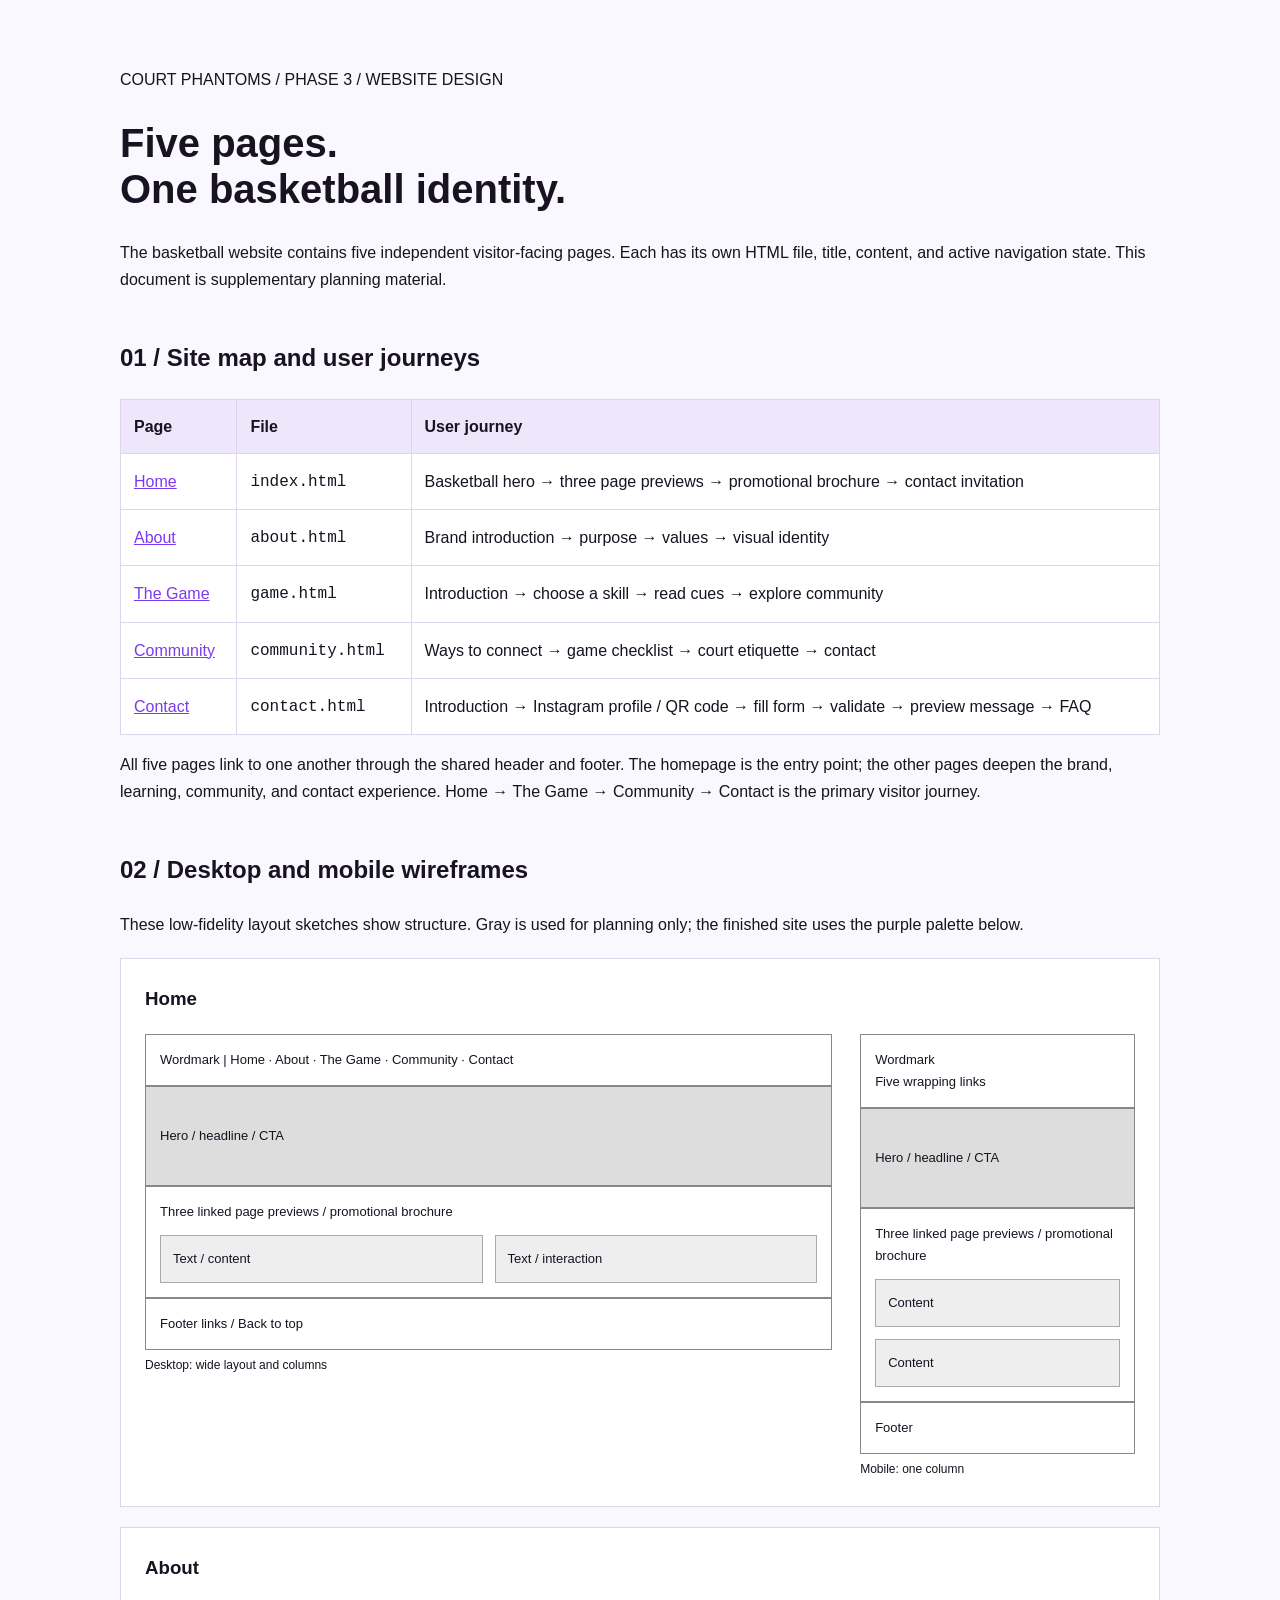
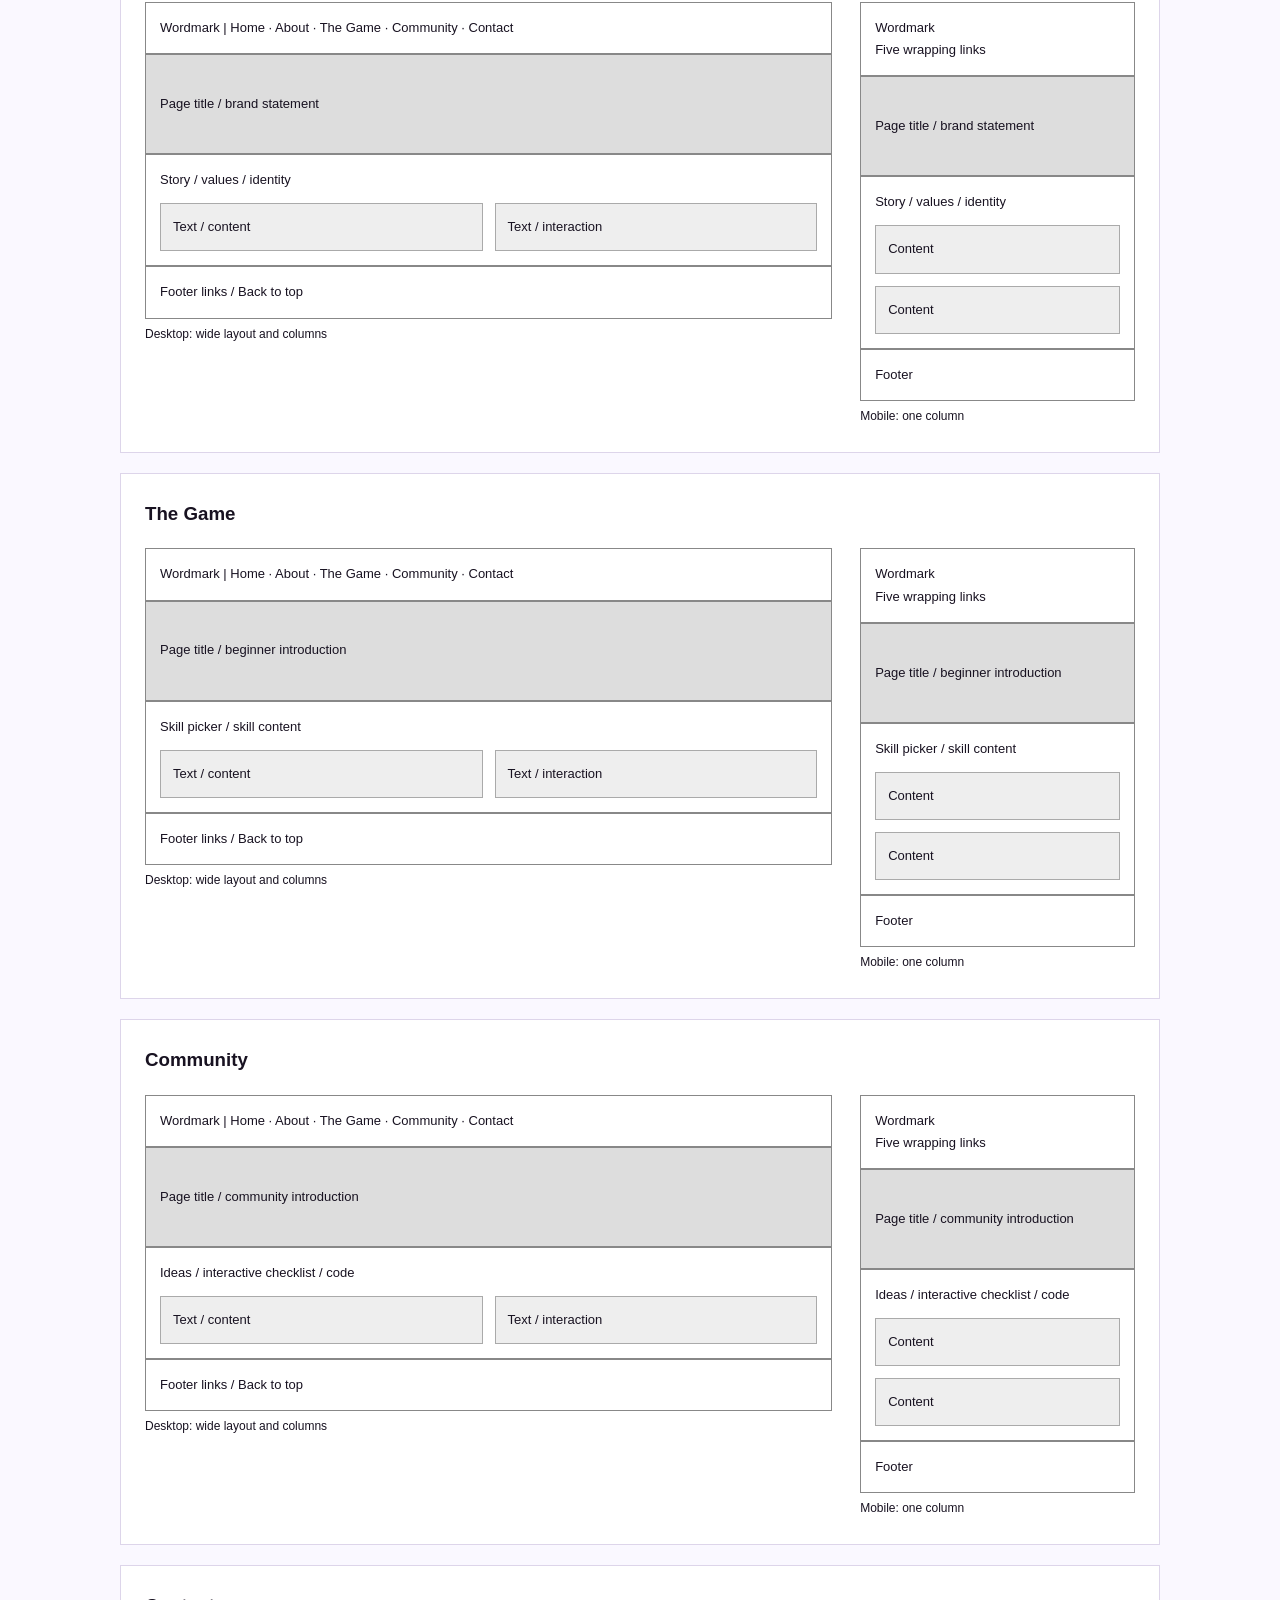
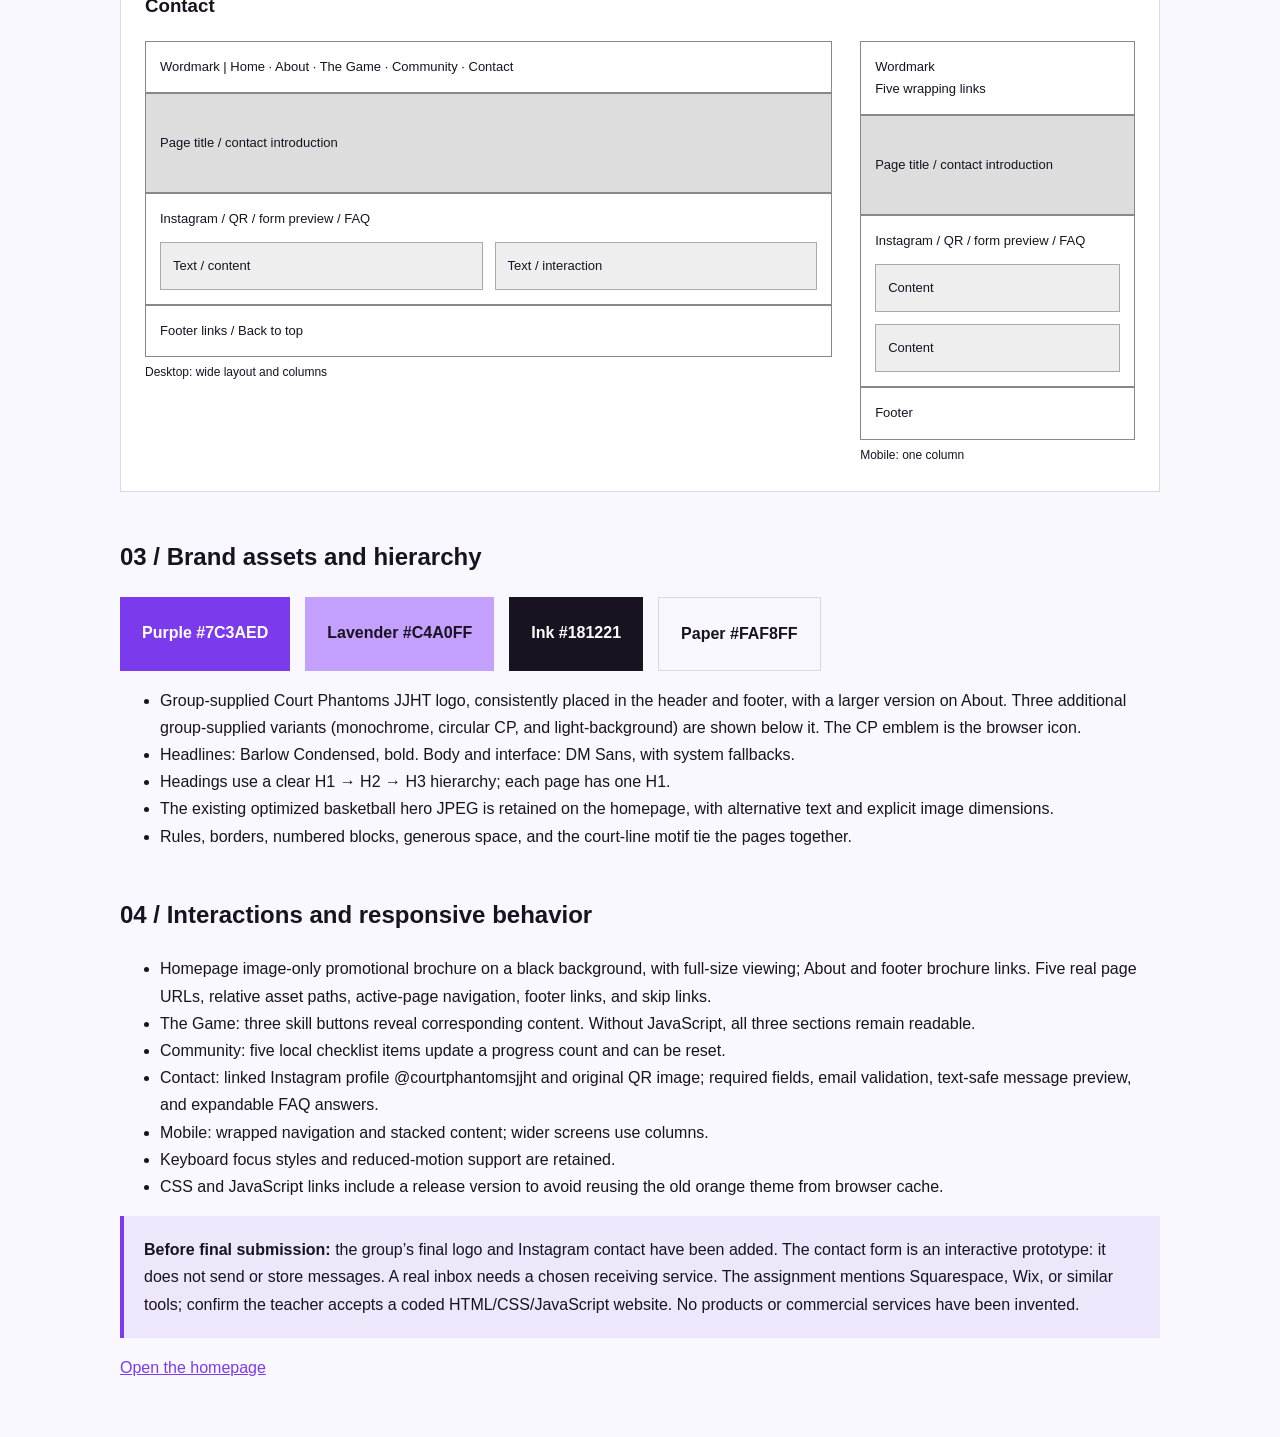
<file: docs/design-plan.html>
<!doctype html><html lang="en"><head><meta charset="utf-8"><meta name="viewport" content="width=device-width,initial-scale=1"><title>COURT PHANTOMS — Five-page design plan</title><style>
*{box-sizing:border-box}body{background:#faf8ff;color:#181221;font:16px/1.7 Arial,sans-serif;margin:0}main{max-width:1100px;margin:auto;padding:50px 30px}h1{font-size:40px;line-height:1.15}h2{margin-top:45px}h3{margin-top:0}a{color:#7c3aed}table{width:100%;border-collapse:collapse;background:white}td,th{border:1px solid #ddd5ea;padding:13px;text-align:left}th{background:#eee6fb}.wireframe-page{padding:24px;background:white;border:1px solid #ddd5ea;margin:20px 0;break-inside:avoid}.wireframe-pair{display:grid;grid-template-columns:2.5fr 1fr;gap:28px}.desktop-frame,.mobile-frame{min-width:0}.bar,.hero-box,.body-box{border:1px solid #888;padding:14px;font-size:13px}.hero-box{background:#ddd;min-height:100px;display:flex;align-items:center}.body-box{min-height:100px}.columns{display:flex;gap:12px;margin-top:12px}.columns i{background:#eee;border:1px solid #aaa;padding:12px;flex:1;font-style:normal}.mobile-frame .columns{flex-direction:column}.swatches{display:flex;gap:15px;flex-wrap:wrap}.swatches span{padding:22px;font-weight:bold}.note{background:#eee6fb;padding:20px;border-left:4px solid #7c3aed}small{font-size:12px}@media(max-width:650px){main{padding:25px 15px}h1{font-size:30px}.wireframe-pair{grid-template-columns:1fr}.mobile-frame{max-width:260px}.columns{flex-direction:column}td,th{padding:7px;font-size:12px}}@media print{main{padding:0}body{background:white}.wireframe-page{break-inside:avoid}}
</style></head><body><main><p>COURT PHANTOMS / PHASE 3 / WEBSITE DESIGN</p><h1>Five pages.<br>One basketball identity.</h1><p>The basketball website contains five independent visitor-facing pages. Each has its own HTML file, title, content, and active navigation state. This document is supplementary planning material.</p><h2>01 / Site map and user journeys</h2><table><thead><tr><th>Page</th><th>File</th><th>User journey</th></tr></thead><tbody><tr><td><a href="../index.html">Home</a></td><td><code>index.html</code></td><td>Basketball hero → three page previews → promotional brochure → contact invitation</td></tr><tr><td><a href="../about.html">About</a></td><td><code>about.html</code></td><td>Brand introduction → purpose → values → visual identity</td></tr><tr><td><a href="../game.html">The Game</a></td><td><code>game.html</code></td><td>Introduction → choose a skill → read cues → explore community</td></tr><tr><td><a href="../community.html">Community</a></td><td><code>community.html</code></td><td>Ways to connect → game checklist → court etiquette → contact</td></tr><tr><td><a href="../contact.html">Contact</a></td><td><code>contact.html</code></td><td>Introduction → Instagram profile / QR code → fill form → validate → preview message → FAQ</td></tr></tbody></table><p>All five pages link to one another through the shared header and footer. The homepage is the entry point; the other pages deepen the brand, learning, community, and contact experience. Home → The Game → Community → Contact is the primary visitor journey.</p><h2>02 / Desktop and mobile wireframes</h2><p>These low-fidelity layout sketches show structure. Gray is used for planning only; the finished site uses the purple palette below.</p><article class="wireframe-page"><h3>Home</h3><div class="wireframe-pair"><div class="desktop-frame"><div class="bar">Wordmark | Home · About · The Game · Community · Contact</div><div class="hero-box">Hero / headline / CTA</div><div class="body-box">Three linked page previews / promotional brochure<div class="columns"><i>Text / content</i><i>Text / interaction</i></div></div><div class="bar">Footer links / Back to top</div><small>Desktop: wide layout and columns</small></div><div class="mobile-frame"><div class="bar">Wordmark<br>Five wrapping links</div><div class="hero-box">Hero / headline / CTA</div><div class="body-box">Three linked page previews / promotional brochure<div class="columns"><i>Content</i><i>Content</i></div></div><div class="bar">Footer</div><small>Mobile: one column</small></div></div></article><article class="wireframe-page"><h3>About</h3><div class="wireframe-pair"><div class="desktop-frame"><div class="bar">Wordmark | Home · About · The Game · Community · Contact</div><div class="hero-box">Page title / brand statement</div><div class="body-box">Story / values / identity<div class="columns"><i>Text / content</i><i>Text / interaction</i></div></div><div class="bar">Footer links / Back to top</div><small>Desktop: wide layout and columns</small></div><div class="mobile-frame"><div class="bar">Wordmark<br>Five wrapping links</div><div class="hero-box">Page title / brand statement</div><div class="body-box">Story / values / identity<div class="columns"><i>Content</i><i>Content</i></div></div><div class="bar">Footer</div><small>Mobile: one column</small></div></div></article><article class="wireframe-page"><h3>The Game</h3><div class="wireframe-pair"><div class="desktop-frame"><div class="bar">Wordmark | Home · About · The Game · Community · Contact</div><div class="hero-box">Page title / beginner introduction</div><div class="body-box">Skill picker / skill content<div class="columns"><i>Text / content</i><i>Text / interaction</i></div></div><div class="bar">Footer links / Back to top</div><small>Desktop: wide layout and columns</small></div><div class="mobile-frame"><div class="bar">Wordmark<br>Five wrapping links</div><div class="hero-box">Page title / beginner introduction</div><div class="body-box">Skill picker / skill content<div class="columns"><i>Content</i><i>Content</i></div></div><div class="bar">Footer</div><small>Mobile: one column</small></div></div></article><article class="wireframe-page"><h3>Community</h3><div class="wireframe-pair"><div class="desktop-frame"><div class="bar">Wordmark | Home · About · The Game · Community · Contact</div><div class="hero-box">Page title / community introduction</div><div class="body-box">Ideas / interactive checklist / code<div class="columns"><i>Text / content</i><i>Text / interaction</i></div></div><div class="bar">Footer links / Back to top</div><small>Desktop: wide layout and columns</small></div><div class="mobile-frame"><div class="bar">Wordmark<br>Five wrapping links</div><div class="hero-box">Page title / community introduction</div><div class="body-box">Ideas / interactive checklist / code<div class="columns"><i>Content</i><i>Content</i></div></div><div class="bar">Footer</div><small>Mobile: one column</small></div></div></article><article class="wireframe-page"><h3>Contact</h3><div class="wireframe-pair"><div class="desktop-frame"><div class="bar">Wordmark | Home · About · The Game · Community · Contact</div><div class="hero-box">Page title / contact introduction</div><div class="body-box">Instagram / QR / form preview / FAQ<div class="columns"><i>Text / content</i><i>Text / interaction</i></div></div><div class="bar">Footer links / Back to top</div><small>Desktop: wide layout and columns</small></div><div class="mobile-frame"><div class="bar">Wordmark<br>Five wrapping links</div><div class="hero-box">Page title / contact introduction</div><div class="body-box">Instagram / QR / form preview / FAQ<div class="columns"><i>Content</i><i>Content</i></div></div><div class="bar">Footer</div><small>Mobile: one column</small></div></div></article><h2>03 / Brand assets and hierarchy</h2><div class="swatches"><span style="background:#7c3aed;color:white">Purple #7C3AED</span><span style="background:#c4a0ff">Lavender #C4A0FF</span><span style="background:#181221;color:white">Ink #181221</span><span style="background:#faf8ff;border:1px solid #ddd5ea">Paper #FAF8FF</span></div><ul><li>Group-supplied Court Phantoms JJHT logo, consistently placed in the header and footer, with a larger version on About. Three additional group-supplied variants (monochrome, circular CP, and light-background) are shown below it. The CP emblem is the browser icon.</li><li>Headlines: Barlow Condensed, bold. Body and interface: DM Sans, with system fallbacks.</li><li>Headings use a clear H1 → H2 → H3 hierarchy; each page has one H1.</li><li>The existing optimized basketball hero JPEG is retained on the homepage, with alternative text and explicit image dimensions.</li><li>Rules, borders, numbered blocks, generous space, and the court-line motif tie the pages together.</li></ul><h2>04 / Interactions and responsive behavior</h2><ul><li>Homepage image-only promotional brochure on a black background, with full-size viewing; About and footer brochure links. Five real page URLs, relative asset paths, active-page navigation, footer links, and skip links.</li><li>The Game: three skill buttons reveal corresponding content. Without JavaScript, all three sections remain readable.</li><li>Community: five local checklist items update a progress count and can be reset.</li><li>Contact: linked Instagram profile @courtphantomsjjht and original QR image; required fields, email validation, text-safe message preview, and expandable FAQ answers.</li><li>Mobile: wrapped navigation and stacked content; wider screens use columns.</li><li>Keyboard focus styles and reduced-motion support are retained.</li><li>CSS and JavaScript links include a release version to avoid reusing the old orange theme from browser cache.</li></ul><p class="note"><strong>Before final submission:</strong> the group’s final logo and Instagram contact have been added. The contact form is an interactive prototype: it does not send or store messages. A real inbox needs a chosen receiving service. The assignment mentions Squarespace, Wix, or similar tools; confirm the teacher accepts a coded HTML/CSS/JavaScript website. No products or commercial services have been invented.</p><p><a href="../index.html">Open the homepage</a></p></main></body></html>
</file>
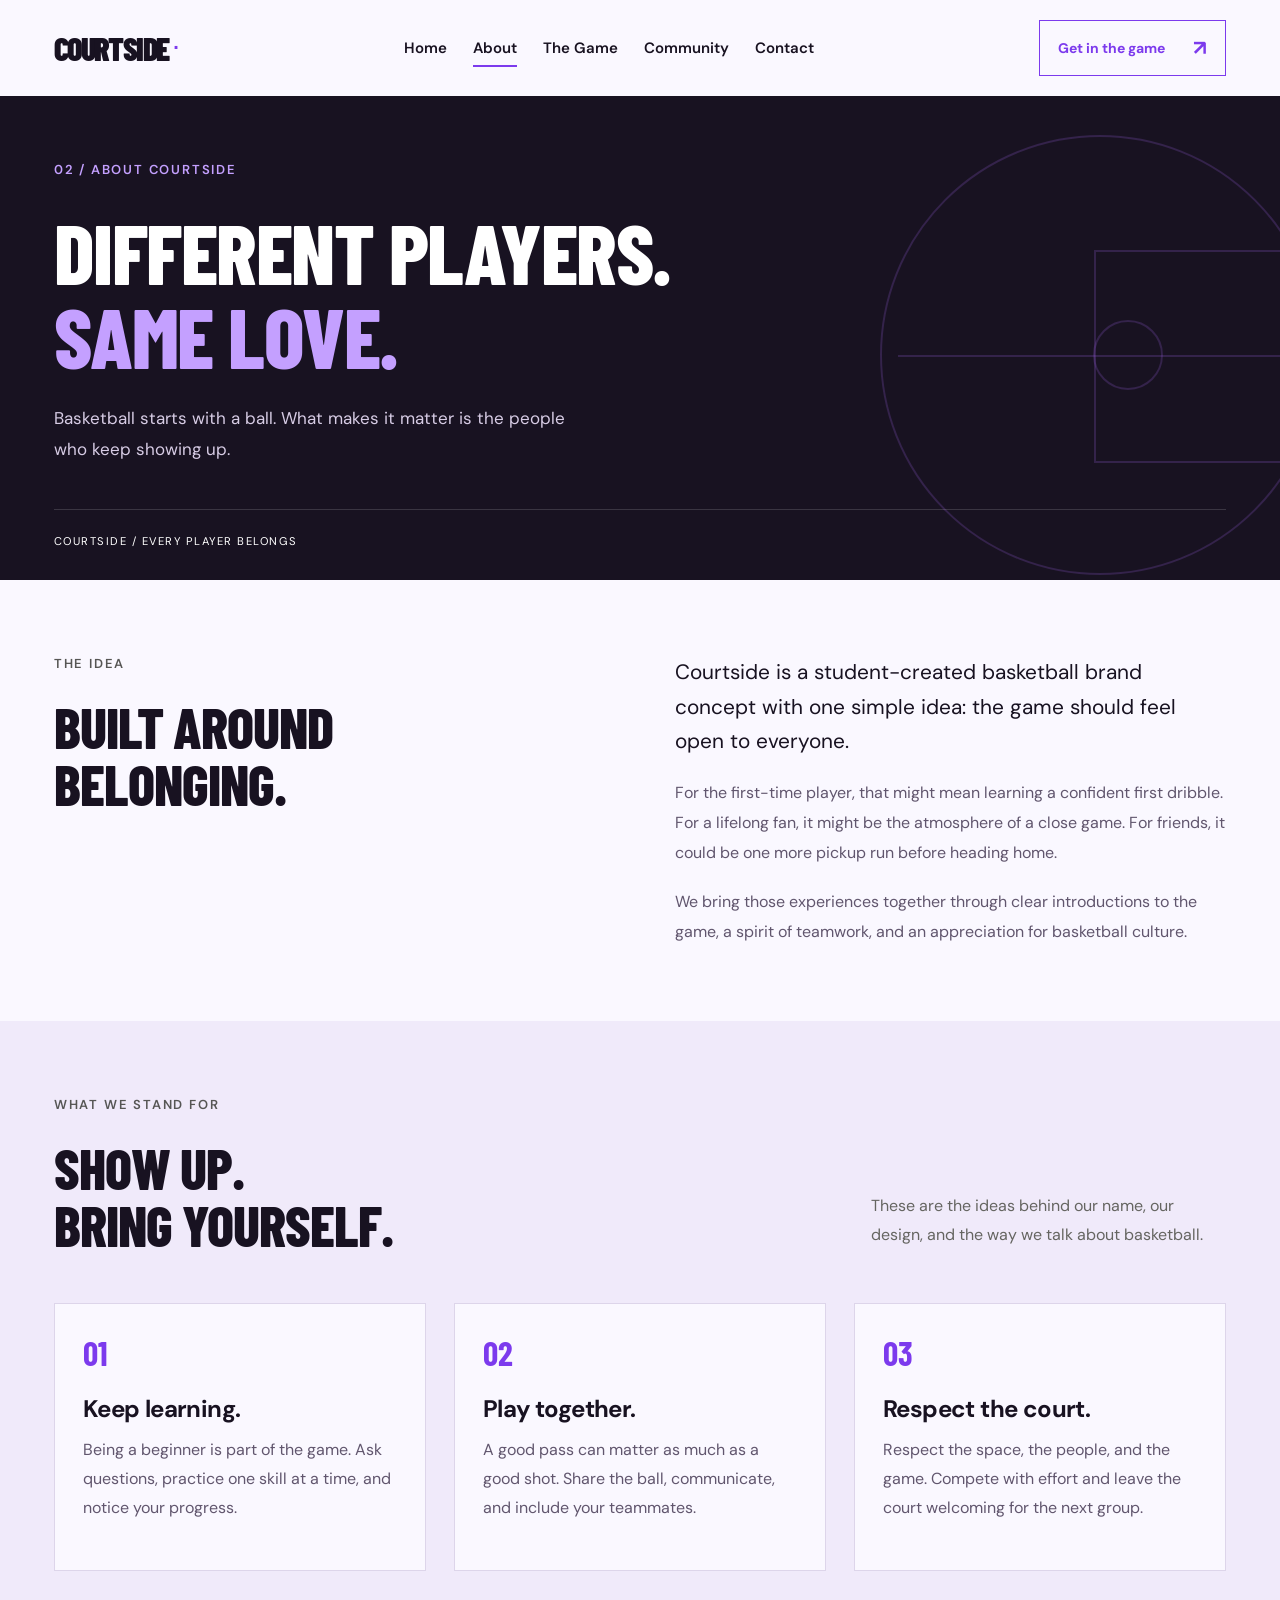
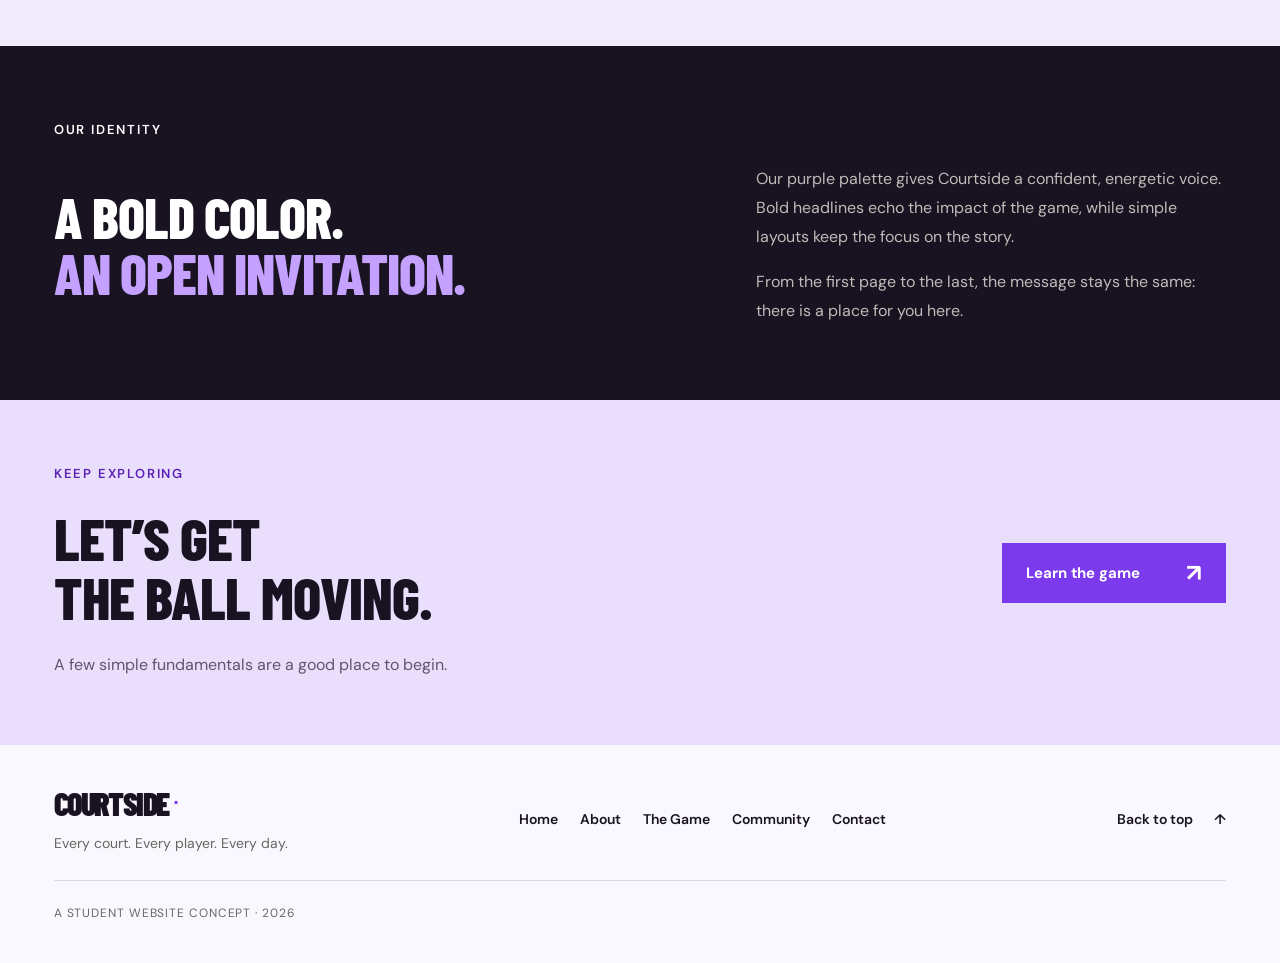
<file: group-work-website (2)/about.html>
<!doctype html>
<html lang="en">
<head>
  <meta charset="UTF-8">
  <meta name="viewport" content="width=device-width, initial-scale=1.0">
  <meta name="theme-color" content="#7c3aed">
  <meta name="description" content="Meet Courtside: a student-created basketball brand built around learning, teamwork, and belonging.">
  <title>About — COURTSIDE</title>
  <link rel="icon" type="image/svg+xml" href="data:image/svg+xml,%3Csvg xmlns='http://www.w3.org/2000/svg' viewBox='0 0 32 32'%3E%3Crect width='32' height='32' rx='7' fill='%237c3aed'/%3E%3Ctext x='16' y='24' text-anchor='middle' font-family='Arial' font-weight='900' font-size='25' fill='%23ffffff'%3EC%3C/text%3E%3C/svg%3E">
  <link rel="stylesheet" href="assets/css/styles.css?v=20261002-five-pages">
</head>
<body><a class="skip-link" href="#main">Skip to content</a><header class="header" id="top"><a class="wordmark" href="index.html" aria-label="Courtside home"><span class="wordmark-text">COURTSIDE</span><span class="brand-dot" aria-hidden="true">.</span></a><nav aria-label="Main navigation"><a href="index.html">Home</a>
<a href="about.html" class="active" aria-current="page">About</a>
<a href="game.html">The Game</a>
<a href="community.html">Community</a>
<a href="contact.html">Contact</a></nav><a class="header-cta" href="contact.html">Get in the game <span aria-hidden="true">↗</span></a></header><main id="main"><section class="page-intro"><div class="intro-inner"><p class="eyebrow">02 / ABOUT COURTSIDE</p><h1>DIFFERENT PLAYERS.<br><span>SAME LOVE.</span></h1><p class="intro-description">Basketball starts with a ball. What makes it matter is the people who keep showing up.</p></div><div class="court-lines" aria-hidden="true"><span></span></div><p class="intro-foot">COURTSIDE / EVERY PLAYER BELONGS</p></section>
<section class="content-section split-editorial"><div><p class="eyebrow dark">THE IDEA</p><h2>BUILT AROUND<br>BELONGING.</h2></div><div class="long-copy"><p class="lead">Courtside is a student-created basketball brand concept with one simple idea: the game should feel open to everyone.</p><p>For the first-time player, that might mean learning a confident first dribble. For a lifelong fan, it might be the atmosphere of a close game. For friends, it could be one more pickup run before heading home.</p><p>We bring those experiences together through clear introductions to the game, a spirit of teamwork, and an appreciation for basketball culture.</p></div></section>
<section class="values-section content-section"><div class="section-intro"><div><p class="eyebrow dark">WHAT WE STAND FOR</p><h2>SHOW UP.<br>BRING YOURSELF.</h2></div><p>These are the ideas behind our name, our design, and the way we talk about basketball.</p></div><div class="three-grid">
<article class="value-card"><span class="number">01</span><h3>Keep learning.</h3><p>Being a beginner is part of the game. Ask questions, practice one skill at a time, and notice your progress.</p></article>
<article class="value-card"><span class="number">02</span><h3>Play together.</h3><p>A good pass can matter as much as a good shot. Share the ball, communicate, and include your teammates.</p></article>
<article class="value-card"><span class="number">03</span><h3>Respect the court.</h3><p>Respect the space, the people, and the game. Compete with effort and leave the court welcoming for the next group.</p></article>
</div></section>
<section class="brand-story content-section"><p class="eyebrow">OUR IDENTITY</p><div class="story-content"><h2>A BOLD COLOR.<br><span>AN OPEN INVITATION.</span></h2><div class="story-copy"><p>Our purple palette gives Courtside a confident, energetic voice. Bold headlines echo the impact of the game, while simple layouts keep the focus on the story.</p><p>From the first page to the last, the message stays the same: there is a place for you here.</p></div></div></section>
<section class="page-cta"><div><p class="eyebrow">KEEP EXPLORING</p><h2>LET’S GET<br>THE BALL MOVING.</h2><p>A few simple fundamentals are a good place to begin.</p></div><a class="button" href="game.html">Learn the game <span aria-hidden="true">↗</span></a></section></main><footer><div><a class="wordmark" href="index.html" aria-label="Courtside home"><span class="wordmark-text">COURTSIDE</span><span class="brand-dot" aria-hidden="true">.</span></a><p>Every court. Every player. Every day.</p></div><nav class="footer-nav" aria-label="Footer navigation"><a href="index.html">Home</a><a href="about.html">About</a><a href="game.html">The Game</a><a href="community.html">Community</a><a href="contact.html">Contact</a></nav><a class="back-top" href="#top">Back to top <span aria-hidden="true">↑</span></a><span class="project-note">A STUDENT WEBSITE CONCEPT · 2026</span></footer><script src="assets/js/main.js?v=20261002-five-pages"></script></body>
</html>
</file>
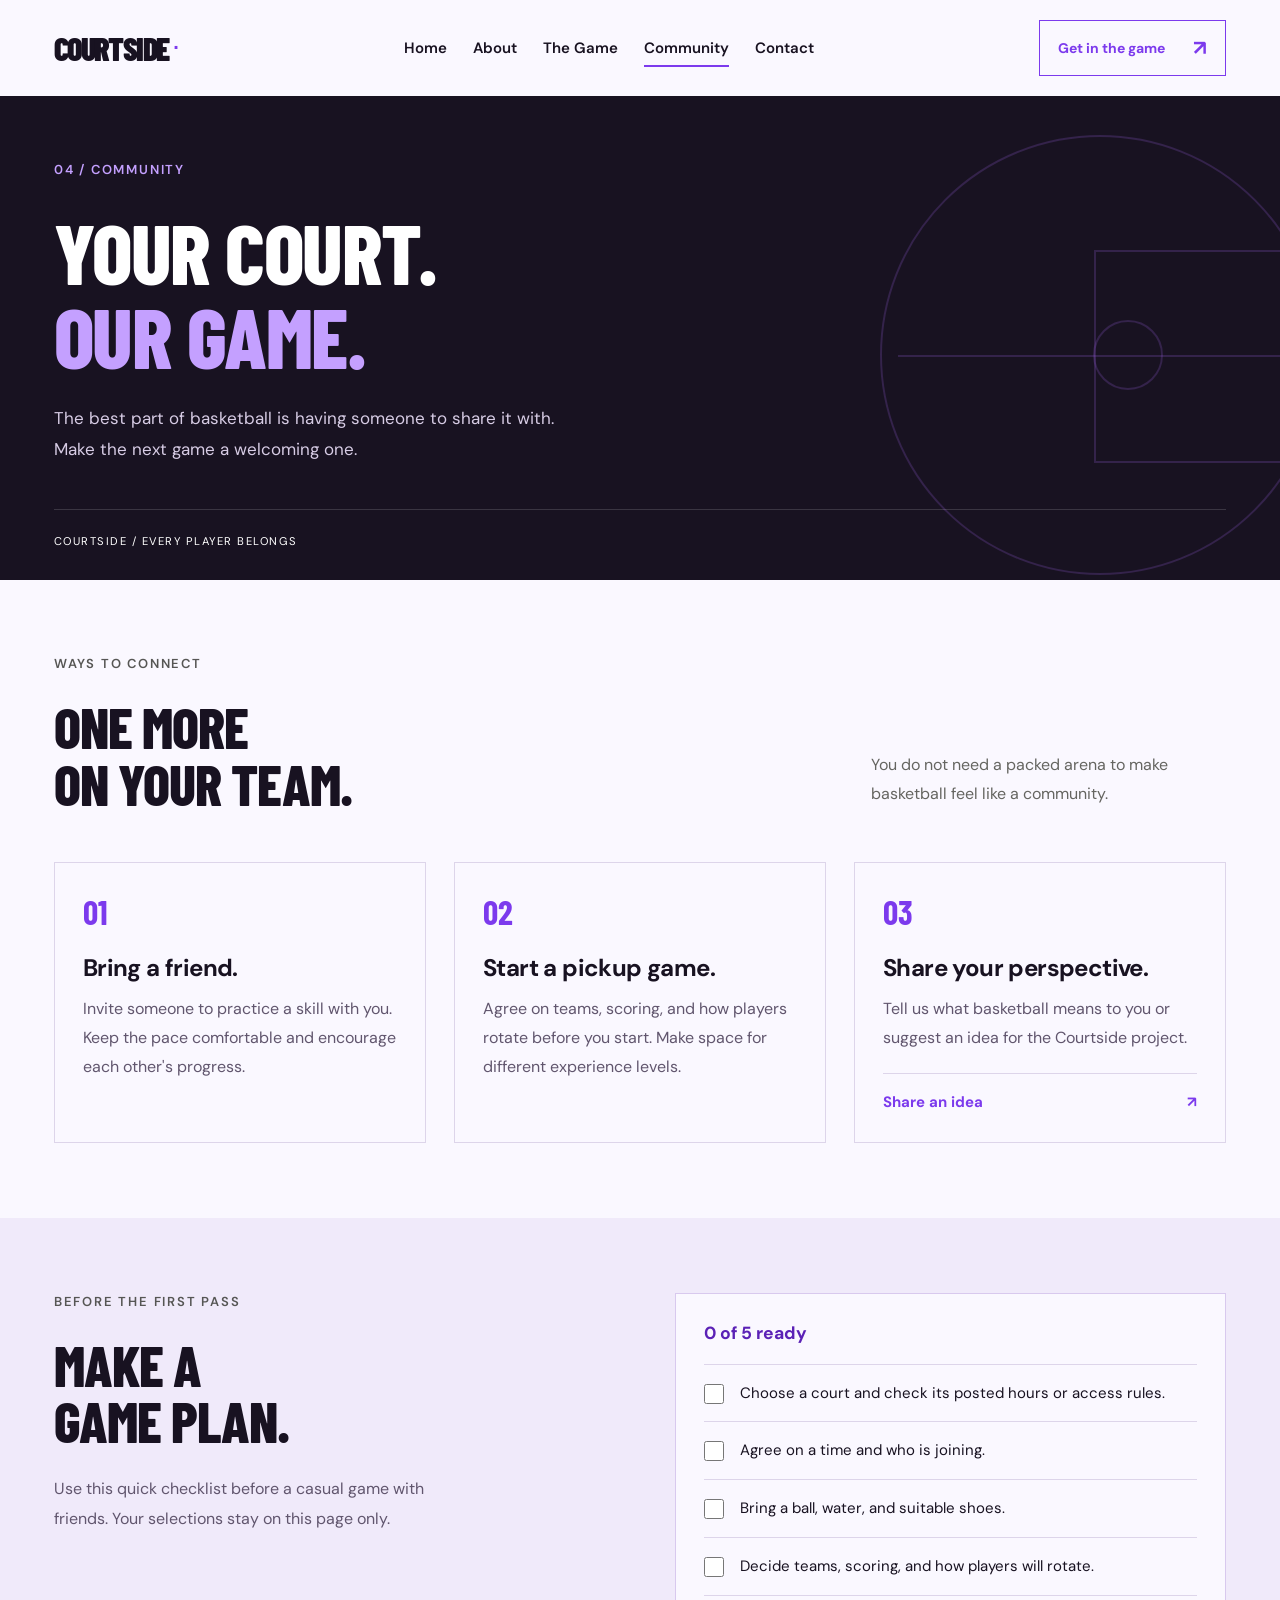
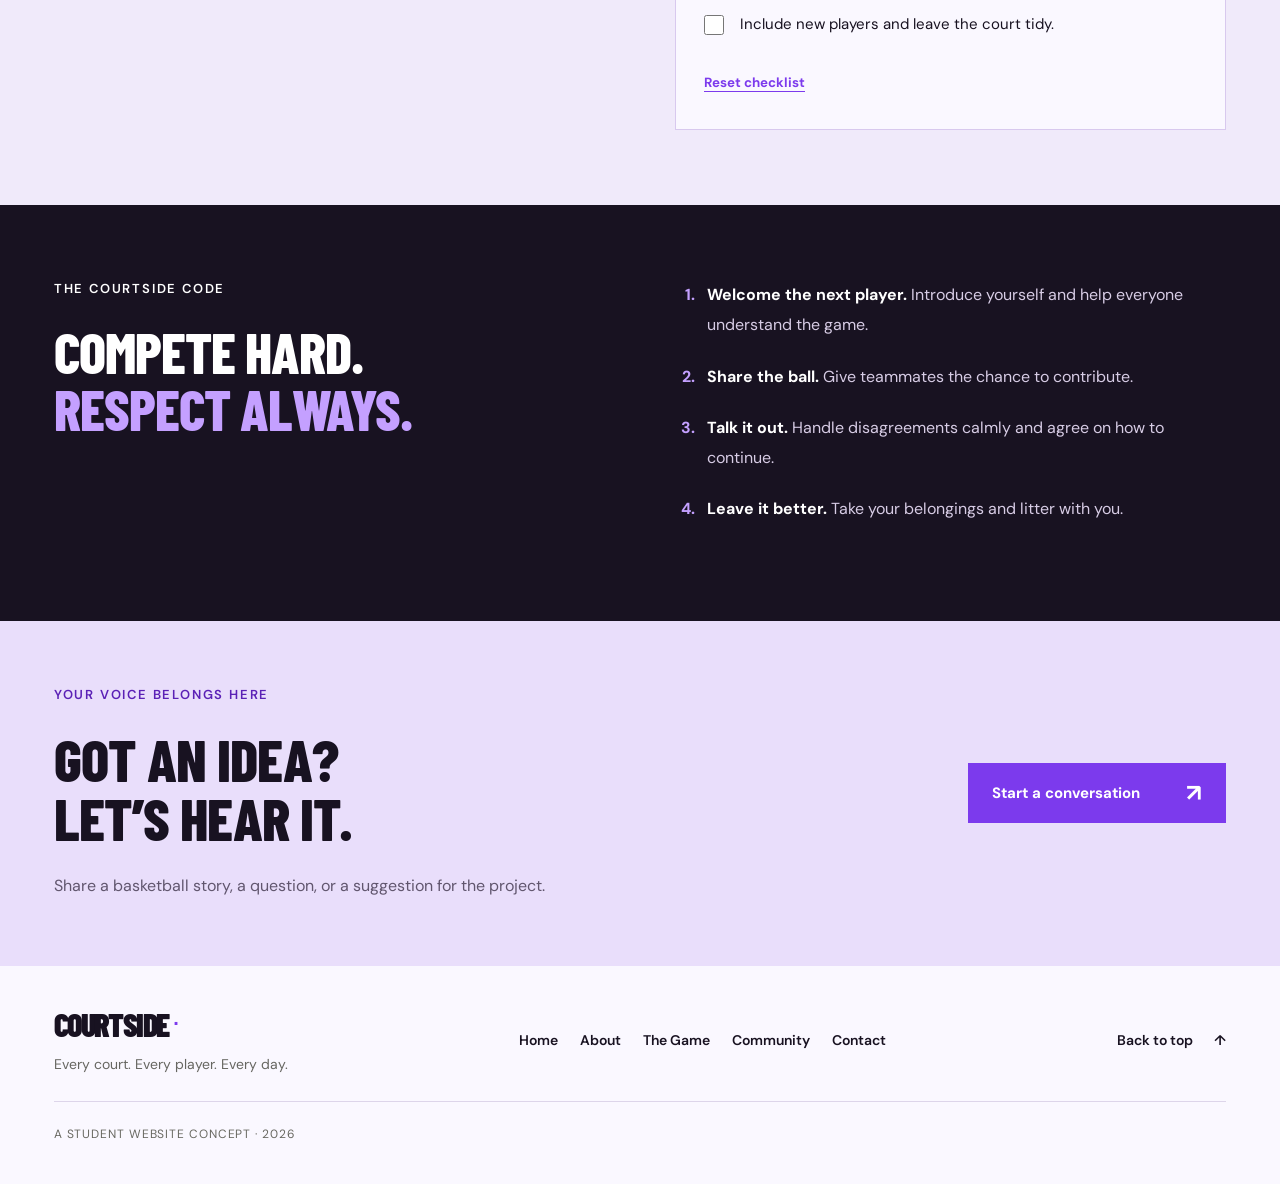
<file: group-work-website (2)/community.html>
<!doctype html>
<html lang="en">
<head>
  <meta charset="UTF-8">
  <meta name="viewport" content="width=device-width, initial-scale=1.0">
  <meta name="theme-color" content="#7c3aed">
  <meta name="description" content="Make basketball welcoming with pickup-game ideas, a simple checklist, and the Courtside code.">
  <title>Community — COURTSIDE</title>
  <link rel="icon" type="image/svg+xml" href="data:image/svg+xml,%3Csvg xmlns='http://www.w3.org/2000/svg' viewBox='0 0 32 32'%3E%3Crect width='32' height='32' rx='7' fill='%237c3aed'/%3E%3Ctext x='16' y='24' text-anchor='middle' font-family='Arial' font-weight='900' font-size='25' fill='%23ffffff'%3EC%3C/text%3E%3C/svg%3E">
  <link rel="stylesheet" href="assets/css/styles.css?v=20261002-five-pages">
</head>
<body><a class="skip-link" href="#main">Skip to content</a><header class="header" id="top"><a class="wordmark" href="index.html" aria-label="Courtside home"><span class="wordmark-text">COURTSIDE</span><span class="brand-dot" aria-hidden="true">.</span></a><nav aria-label="Main navigation"><a href="index.html">Home</a>
<a href="about.html">About</a>
<a href="game.html">The Game</a>
<a href="community.html" class="active" aria-current="page">Community</a>
<a href="contact.html">Contact</a></nav><a class="header-cta" href="contact.html">Get in the game <span aria-hidden="true">↗</span></a></header><main id="main"><section class="page-intro"><div class="intro-inner"><p class="eyebrow">04 / COMMUNITY</p><h1>YOUR COURT.<br><span>OUR GAME.</span></h1><p class="intro-description">The best part of basketball is having someone to share it with. Make the next game a welcoming one.</p></div><div class="court-lines" aria-hidden="true"><span></span></div><p class="intro-foot">COURTSIDE / EVERY PLAYER BELONGS</p></section>
<section class="content-section"><div class="section-intro"><div><p class="eyebrow dark">WAYS TO CONNECT</p><h2>ONE MORE<br>ON YOUR TEAM.</h2></div><p>You do not need a packed arena to make basketball feel like a community.</p></div><div class="three-grid"><article class="value-card"><span class="number">01</span><h3>Bring a friend.</h3><p>Invite someone to practice a skill with you. Keep the pace comfortable and encourage each other's progress.</p></article><article class="value-card"><span class="number">02</span><h3>Start a pickup game.</h3><p>Agree on teams, scoring, and how players rotate before you start. Make space for different experience levels.</p></article><article class="value-card"><span class="number">03</span><h3>Share your perspective.</h3><p>Tell us what basketball means to you or suggest an idea for the Courtside project.</p><a class="text-link" href="contact.html?topic=community">Share an idea <span aria-hidden="true">↗</span></a></article></div></section>
<section class="content-section community-planner"><div><p class="eyebrow dark">BEFORE THE FIRST PASS</p><h2>MAKE A<br>GAME PLAN.</h2><p class="long-copy">Use this quick checklist before a casual game with friends. Your selections stay on this page only.</p></div><div class="checklist"><p class="check-progress" id="check-progress" role="status">0 of 5 ready</p><label><input type="checkbox"><span>Choose a court and check its posted hours or access rules.</span></label><label><input type="checkbox"><span>Agree on a time and who is joining.</span></label><label><input type="checkbox"><span>Bring a ball, water, and suitable shoes.</span></label><label><input type="checkbox"><span>Decide teams, scoring, and how players will rotate.</span></label><label><input type="checkbox"><span>Include new players and leave the court tidy.</span></label><button type="button" class="reset-checks">Reset checklist</button></div></section>
<section class="content-section court-code"><div><p class="eyebrow">THE COURTSIDE CODE</p><h2>COMPETE HARD.<br><span>RESPECT ALWAYS.</span></h2></div><ol><li><strong>Welcome the next player.</strong> Introduce yourself and help everyone understand the game.</li><li><strong>Share the ball.</strong> Give teammates the chance to contribute.</li><li><strong>Talk it out.</strong> Handle disagreements calmly and agree on how to continue.</li><li><strong>Leave it better.</strong> Take your belongings and litter with you.</li></ol></section>
<section class="page-cta"><div><p class="eyebrow">YOUR VOICE BELONGS HERE</p><h2>GOT AN IDEA?<br>LET’S HEAR IT.</h2><p>Share a basketball story, a question, or a suggestion for the project.</p></div><a class="button" href="contact.html?topic=community">Start a conversation <span aria-hidden="true">↗</span></a></section></main><footer><div><a class="wordmark" href="index.html" aria-label="Courtside home"><span class="wordmark-text">COURTSIDE</span><span class="brand-dot" aria-hidden="true">.</span></a><p>Every court. Every player. Every day.</p></div><nav class="footer-nav" aria-label="Footer navigation"><a href="index.html">Home</a><a href="about.html">About</a><a href="game.html">The Game</a><a href="community.html">Community</a><a href="contact.html">Contact</a></nav><a class="back-top" href="#top">Back to top <span aria-hidden="true">↑</span></a><span class="project-note">A STUDENT WEBSITE CONCEPT · 2026</span></footer><script src="assets/js/main.js?v=20261002-five-pages"></script></body>
</html>
</file>
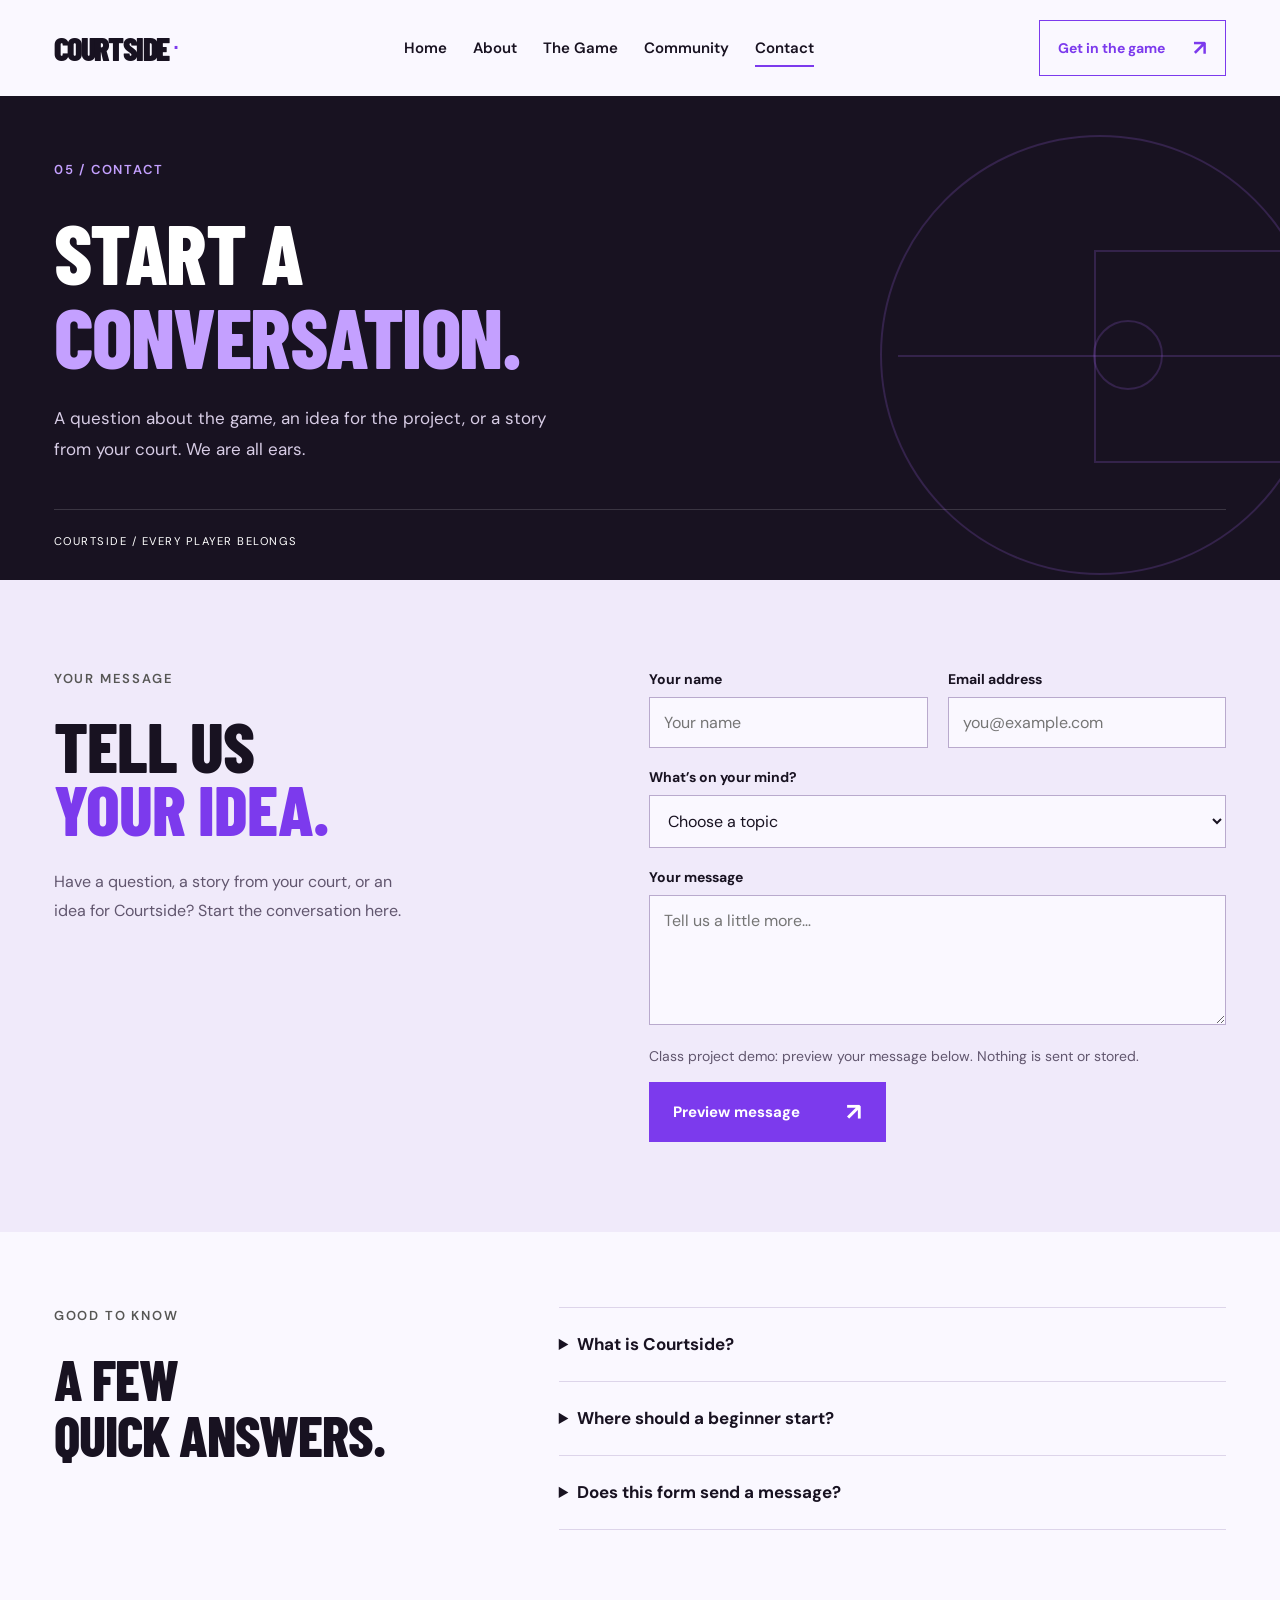
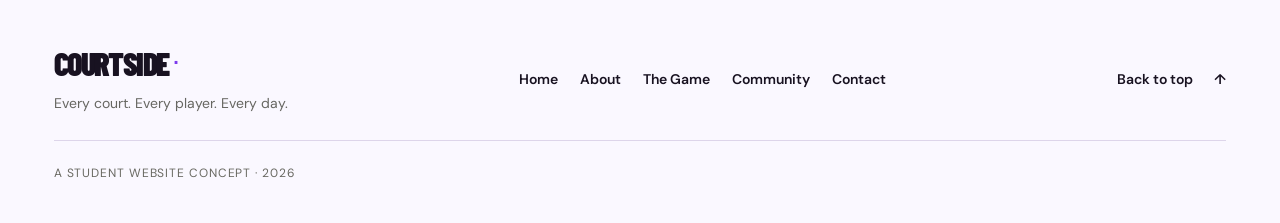
<file: group-work-website (2)/contact.html>
<!doctype html>
<html lang="en">
<head>
  <meta charset="UTF-8">
  <meta name="viewport" content="width=device-width, initial-scale=1.0">
  <meta name="theme-color" content="#7c3aed">
  <meta name="description" content="Start a conversation with Courtside. Preview a question, community idea, or basketball story.">
  <title>Contact — COURTSIDE</title>
  <link rel="icon" type="image/svg+xml" href="data:image/svg+xml,%3Csvg xmlns='http://www.w3.org/2000/svg' viewBox='0 0 32 32'%3E%3Crect width='32' height='32' rx='7' fill='%237c3aed'/%3E%3Ctext x='16' y='24' text-anchor='middle' font-family='Arial' font-weight='900' font-size='25' fill='%23ffffff'%3EC%3C/text%3E%3C/svg%3E">
  <link rel="stylesheet" href="assets/css/styles.css?v=20261002-five-pages">
</head>
<body><a class="skip-link" href="#main">Skip to content</a><header class="header" id="top"><a class="wordmark" href="index.html" aria-label="Courtside home"><span class="wordmark-text">COURTSIDE</span><span class="brand-dot" aria-hidden="true">.</span></a><nav aria-label="Main navigation"><a href="index.html">Home</a>
<a href="about.html">About</a>
<a href="game.html">The Game</a>
<a href="community.html">Community</a>
<a href="contact.html" class="active" aria-current="page">Contact</a></nav><a class="header-cta" href="contact.html">Get in the game <span aria-hidden="true">↗</span></a></header><main id="main"><section class="page-intro"><div class="intro-inner"><p class="eyebrow">05 / CONTACT</p><h1>START A<br><span>CONVERSATION.</span></h1><p class="intro-description">A question about the game, an idea for the project, or a story from your court. We are all ears.</p></div><div class="court-lines" aria-hidden="true"><span></span></div><p class="intro-foot">COURTSIDE / EVERY PLAYER BELONGS</p></section>    <section class="contact" id="contact" aria-labelledby="contact-title">
      <div class="contact-copy">
        <p class="eyebrow dark">YOUR MESSAGE</p>
        <h2 id="contact-title">TELL US<br><span>YOUR IDEA.</span></h2>
        <p>Have a question, a story from your court, or an idea for Courtside? Start the conversation here.</p>
      </div>
      <form onsubmit="return false" class="contact-form" id="contact-form" aria-describedby="form-note">
        <div class="form-row">
          <div class="field"><label for="name">Your name</label><input id="name" name="name" autocomplete="name" required maxlength="100" placeholder="Your name"></div>
          <div class="field"><label for="email">Email address</label><input id="email" name="email" type="email" autocomplete="email" required maxlength="254" placeholder="you@example.com"></div>
        </div>
        <div class="field"><label for="topic">What’s on your mind?</label><select id="topic" name="topic" required><option value="">Choose a topic</option><option>Learning the game</option><option>Community &amp; collaboration</option><option>General question</option></select></div>
        <div class="field"><label for="message">Your message</label><textarea id="message" name="message" rows="4" required maxlength="2000" placeholder="Tell us a little more…"></textarea></div>
        <p class="form-note" id="form-note">Class project demo: preview your message below. Nothing is sent or stored.</p>
        <button class="button" type="submit">Preview message <span aria-hidden="true">↗</span></button>
        <noscript><p>This message preview needs JavaScript. Nothing will be submitted.</p></noscript>
        <div class="form-preview" id="form-preview" role="region" aria-labelledby="preview-title" tabindex="-1" hidden>
          <h3 id="preview-title">Your message preview</h3>
          <p id="preview-status" role="status"></p>
          <dl><dt>Name</dt><dd id="preview-name"></dd><dt>Email</dt><dd id="preview-email"></dd><dt>Topic</dt><dd id="preview-topic"></dd><dt>Message</dt><dd id="preview-message"></dd></dl>
          <p class="form-note">Want to change something? Edit the fields above and preview again.</p>
        </div>
      </form>
    </section>

<section class="content-section faq"><div><p class="eyebrow dark">GOOD TO KNOW</p><h2>A FEW<br>QUICK ANSWERS.</h2></div><div><details><summary>What is Courtside?</summary><p>Courtside is a student-created basketball brand and website concept. Learn more on our <a href="about.html">About page</a>.</p></details><details><summary>Where should a beginner start?</summary><p>Visit <a href="game.html">The Game</a> for simple introductions to dribbling, passing, and shooting.</p></details><details><summary>Does this form send a message?</summary><p>This class-project form validates your details and creates a preview on this page. It does not send, save, or publish your message.</p></details></div></section>
</main><footer><div><a class="wordmark" href="index.html" aria-label="Courtside home"><span class="wordmark-text">COURTSIDE</span><span class="brand-dot" aria-hidden="true">.</span></a><p>Every court. Every player. Every day.</p></div><nav class="footer-nav" aria-label="Footer navigation"><a href="index.html">Home</a><a href="about.html">About</a><a href="game.html">The Game</a><a href="community.html">Community</a><a href="contact.html">Contact</a></nav><a class="back-top" href="#top">Back to top <span aria-hidden="true">↑</span></a><span class="project-note">A STUDENT WEBSITE CONCEPT · 2026</span></footer><script src="assets/js/main.js?v=20261002-five-pages"></script></body>
</html>
</file>
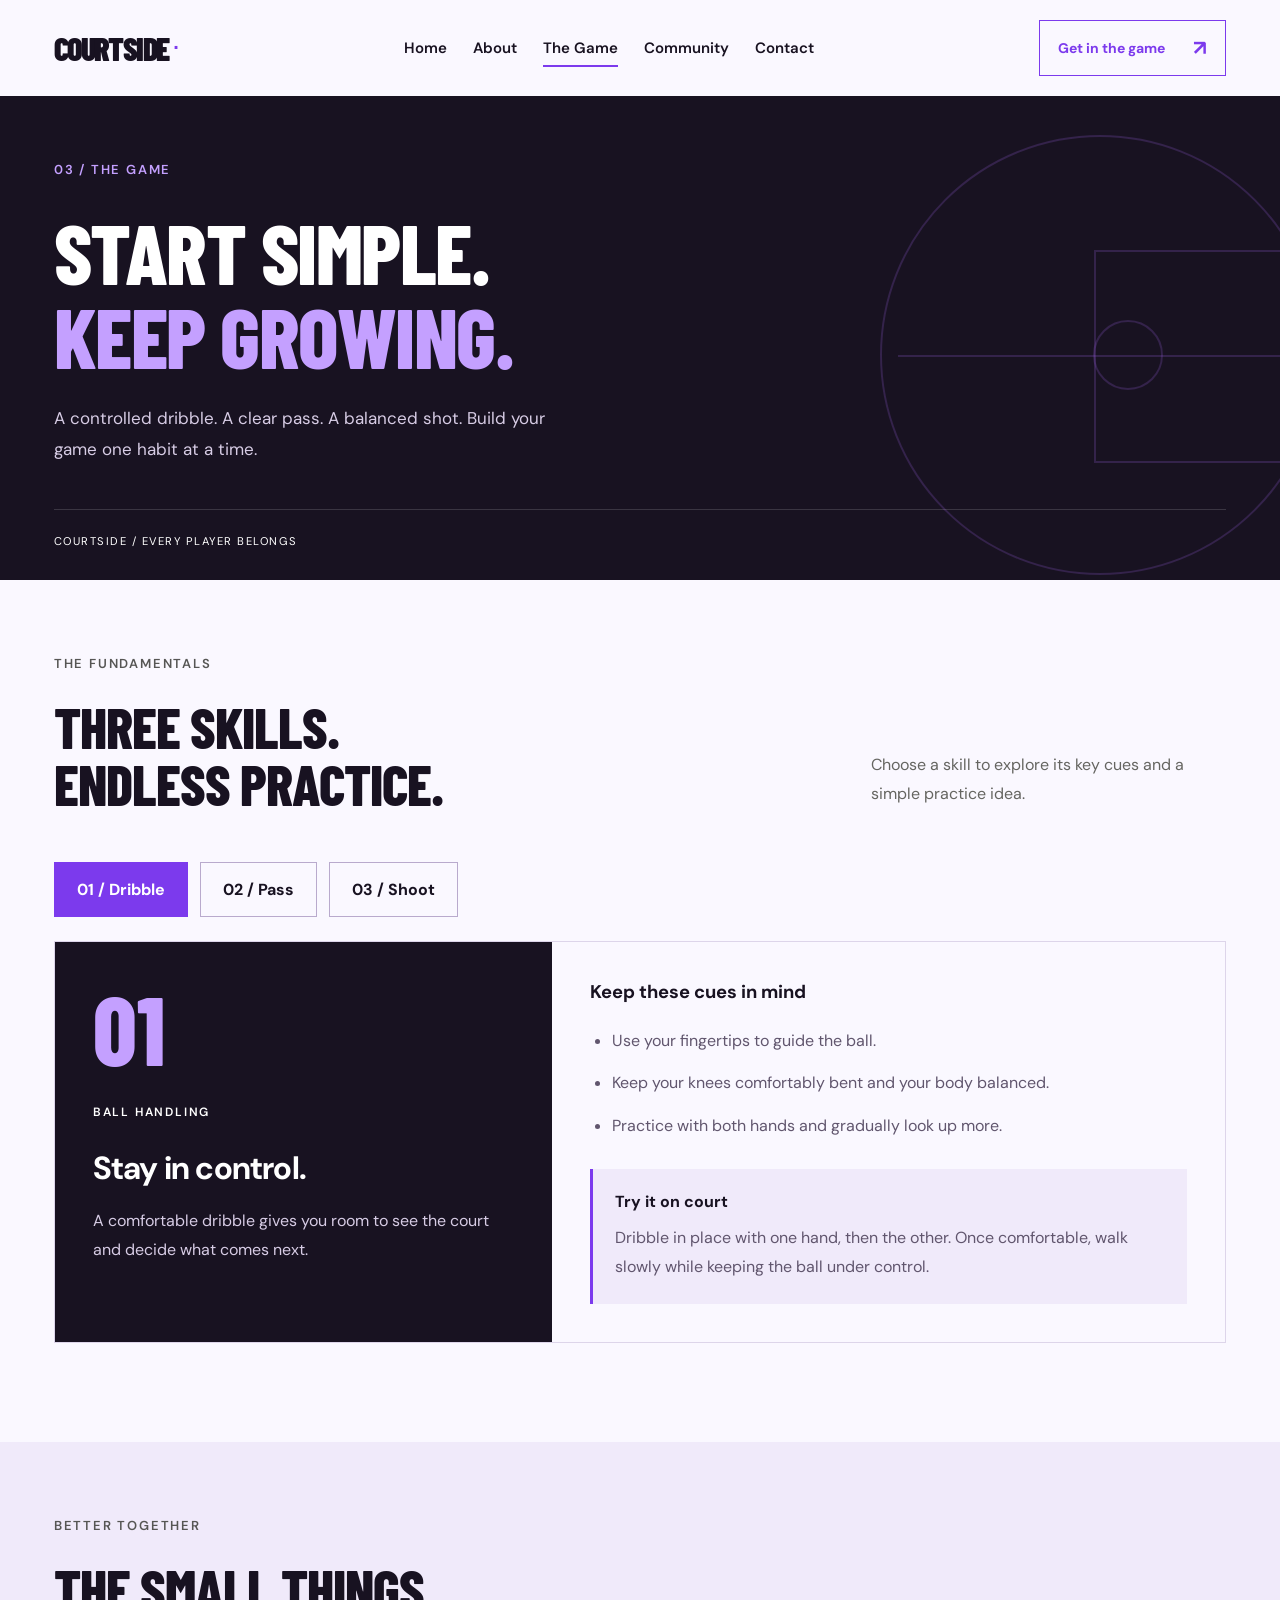
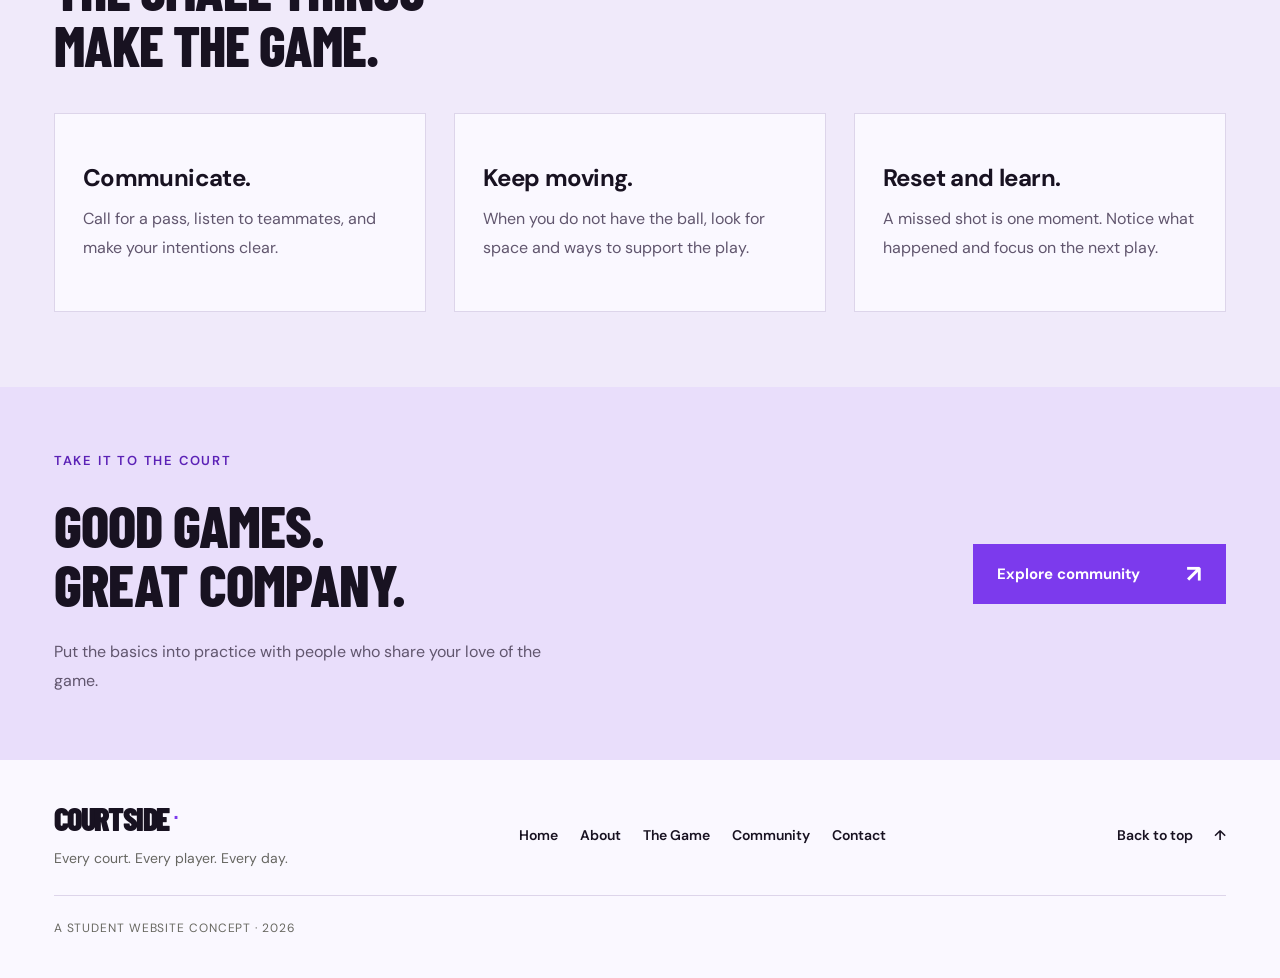
<file: group-work-website (2)/game.html>
<!doctype html>
<html lang="en">
<head>
  <meta charset="UTF-8">
  <meta name="viewport" content="width=device-width, initial-scale=1.0">
  <meta name="theme-color" content="#7c3aed">
  <meta name="description" content="Explore dribbling, passing, and shooting with beginner-friendly basketball cues and practice ideas.">
  <title>The Game — COURTSIDE</title>
  <link rel="icon" type="image/svg+xml" href="data:image/svg+xml,%3Csvg xmlns='http://www.w3.org/2000/svg' viewBox='0 0 32 32'%3E%3Crect width='32' height='32' rx='7' fill='%237c3aed'/%3E%3Ctext x='16' y='24' text-anchor='middle' font-family='Arial' font-weight='900' font-size='25' fill='%23ffffff'%3EC%3C/text%3E%3C/svg%3E">
  <link rel="stylesheet" href="assets/css/styles.css?v=20261002-five-pages">
</head>
<body><a class="skip-link" href="#main">Skip to content</a><header class="header" id="top"><a class="wordmark" href="index.html" aria-label="Courtside home"><span class="wordmark-text">COURTSIDE</span><span class="brand-dot" aria-hidden="true">.</span></a><nav aria-label="Main navigation"><a href="index.html">Home</a>
<a href="about.html">About</a>
<a href="game.html" class="active" aria-current="page">The Game</a>
<a href="community.html">Community</a>
<a href="contact.html">Contact</a></nav><a class="header-cta" href="contact.html">Get in the game <span aria-hidden="true">↗</span></a></header><main id="main"><section class="page-intro"><div class="intro-inner"><p class="eyebrow">03 / THE GAME</p><h1>START SIMPLE.<br><span>KEEP GROWING.</span></h1><p class="intro-description">A controlled dribble. A clear pass. A balanced shot. Build your game one habit at a time.</p></div><div class="court-lines" aria-hidden="true"><span></span></div><p class="intro-foot">COURTSIDE / EVERY PLAYER BELONGS</p></section>
<section class="content-section" id="skills"><div class="section-intro"><div><p class="eyebrow dark">THE FUNDAMENTALS</p><h2>THREE SKILLS.<br>ENDLESS PRACTICE.</h2></div><p>Choose a skill to explore its key cues and a simple practice idea.</p></div>
<div class="skill-picker" role="group" aria-label="Choose a basketball skill" hidden><button type="button" data-skill="dribble" aria-pressed="true" aria-controls="dribble">01 / Dribble</button><button type="button" data-skill="pass" aria-pressed="false" aria-controls="pass">02 / Pass</button><button type="button" data-skill="shoot" aria-pressed="false" aria-controls="shoot">03 / Shoot</button></div>
<article class="skill-panel" id="dribble"><div class="skill-name"><span class="big-number" aria-hidden="true">01</span><p class="eyebrow">BALL HANDLING</p><h3>Stay in control.</h3><p>A comfortable dribble gives you room to see the court and decide what comes next.</p></div><div class="skill-detail"><h4>Keep these cues in mind</h4><ul><li>Use your fingertips to guide the ball.</li><li>Keep your knees comfortably bent and your body balanced.</li><li>Practice with both hands and gradually look up more.</li></ul><div class="practice-note"><strong>Try it on court</strong><p>Dribble in place with one hand, then the other. Once comfortable, walk slowly while keeping the ball under control.</p></div></div></article>
<article class="skill-panel" id="pass"><div class="skill-name"><span class="big-number" aria-hidden="true">02</span><p class="eyebrow">PASSING</p><h3>Move it with purpose.</h3><p>A clear pass helps your teammate receive the ball ready for their next move.</p></div><div class="skill-detail"><h4>Keep these cues in mind</h4><ul><li>Look at your teammate and choose a clear passing lane.</li><li>Step toward your target and follow through.</li><li>Show your hands when you are ready to receive a pass.</li></ul><div class="practice-note"><strong>Try it on court</strong><p>With a partner, alternate controlled chest passes and bounce passes. Start close enough that each pass can be caught comfortably.</p></div></div></article>
<article class="skill-panel" id="shoot"><div class="skill-name"><span class="big-number" aria-hidden="true">03</span><p class="eyebrow">SHOOTING</p><h3>Find your rhythm.</h3><p>Start close to the basket and build a repeatable motion before moving farther away.</p></div><div class="skill-detail"><h4>Keep these cues in mind</h4><ul><li>Start from a balanced stance and look at the basket.</li><li>Use your shooting hand to guide the shot; let your other hand support the ball.</li><li>Extend smoothly and finish with a relaxed follow-through.</li></ul><div class="practice-note"><strong>Try it on court</strong><p>Take a few comfortable shots close to the hoop. Notice your balance and follow-through rather than rushing to shoot from farther away.</p></div></div></article>
</section>
<section class="content-section values-section"><p class="eyebrow dark">BETTER TOGETHER</p><h2>THE SMALL THINGS<br>MAKE THE GAME.</h2><div class="three-grid spaced"><article class="value-card"><h3>Communicate.</h3><p>Call for a pass, listen to teammates, and make your intentions clear.</p></article><article class="value-card"><h3>Keep moving.</h3><p>When you do not have the ball, look for space and ways to support the play.</p></article><article class="value-card"><h3>Reset and learn.</h3><p>A missed shot is one moment. Notice what happened and focus on the next play.</p></article></div></section>
<section class="page-cta"><div><p class="eyebrow">TAKE IT TO THE COURT</p><h2>GOOD GAMES.<br>GREAT COMPANY.</h2><p>Put the basics into practice with people who share your love of the game.</p></div><a class="button" href="community.html">Explore community <span aria-hidden="true">↗</span></a></section></main><footer><div><a class="wordmark" href="index.html" aria-label="Courtside home"><span class="wordmark-text">COURTSIDE</span><span class="brand-dot" aria-hidden="true">.</span></a><p>Every court. Every player. Every day.</p></div><nav class="footer-nav" aria-label="Footer navigation"><a href="index.html">Home</a><a href="about.html">About</a><a href="game.html">The Game</a><a href="community.html">Community</a><a href="contact.html">Contact</a></nav><a class="back-top" href="#top">Back to top <span aria-hidden="true">↑</span></a><span class="project-note">A STUDENT WEBSITE CONCEPT · 2026</span></footer><script src="assets/js/main.js?v=20261002-five-pages"></script></body>
</html>
</file>
<file: assets/css/styles.css>
@import url('https://fonts.googleapis.com/css2?family=Barlow+Condensed:wght@700;800;900&family=DM+Sans:wght@400;500;600;700&display=swap');
:root {
  --ink:#181221;
  --paper:#faf8ff;
  --purple:#7c3aed;
  --lavender:#c4a0ff;
  --muted:#b5b5b2;
  --line:#ddd5ea;
  font-family:'DM Sans',Arial,sans-serif;
  color:var(--ink);
  background:var(--paper);
  font-synthesis:none
}
* {
  box-sizing:border-box
}
html {
  scroll-behavior:smooth;
  scroll-padding-top:24px
}
body {
  margin:0
}
a {
  color:inherit;
  text-decoration:none
}
button,a {
  -webkit-tap-highlight-color:transparent
}
a:focus-visible {
  outline:3px solid var(--purple);
  outline-offset:6px
}
::selection {
  background:var(--purple);
  color:white
}
.skip-link {
  position:fixed;
  left:20px;
  top:-100px;
  z-index:20;
  padding:12px;
  background:var(--paper)
}
.skip-link:focus {
  top:16px
}
.header {
  height:96px;
  display:flex;
  align-items:center;
  justify-content:space-between;
  padding:0 4.2%;
  gap:24px;
  background:var(--paper)
}
.wordmark {
  font-size:2rem;
  font-weight:900;
  letter-spacing:-1.6px;
  line-height:1;
  font-family:'Barlow Condensed','Arial Narrow',Impact,sans-serif
}
.brand-dot {
  color:var(--purple);
  font-family:Arial,sans-serif;
  font-size:12px;
  vertical-align:top;
  display:inline-block;
  margin:3px 0 0 5px;
  letter-spacing:0
}
.header nav {
  display:flex;
  align-items:center;
  gap:36px;
  font-size:.9375rem;
  font-weight:600
}
.header nav a {
  position:relative;
  padding:16px 0
}
.header nav a:after {
  content:'';
  position:absolute;
  height:2px;
  left:0;
  right:0;
  bottom:7px;
  transform:scaleX(0);
  background:var(--purple);
  transition:transform .2s
}
.header nav a:hover:after,.header nav .active:after {
  transform:scaleX(1)
}
.header-cta {
  font-size:.875rem;
  font-weight:700;
  border:1px solid var(--ink);
  padding:13px 18px;
  display:flex;
  gap:28px;
  align-items:center;
  transition:background .2s,color .2s
}
.header-cta:hover {
  background:var(--ink);
  color:white
}
.header-cta span {
  font-size:21px
}
.hero {
  min-height:690px;
  height:calc(100svh - 96px);
  max-height:920px;
  position:relative;
  background:#151513;
  color:white;
  isolation:isolate;
  overflow:hidden
}
.hero-image,.hero-shade {
  position:absolute;
  inset:0;
  width:100%;
  height:100%;
  object-fit:cover;
  z-index:-2
}
.hero-image {
  object-position:64% 48%
}
.hero-shade {
  z-index:-1;
  background:linear-gradient(90deg,rgba(24,10,42,.77) 0%,rgba(24,10,42,.43) 43%,rgba(24,10,42,.04) 72%),linear-gradient(0deg,rgba(24,10,42,.78),transparent 30%)
}
.hero-content {
  padding:80px 4.2% 120px;
  max-width:950px
}
.eyebrow {
  font-weight:600;
  font-size:.8125rem;
  letter-spacing:1.8px;
  margin:0 0 27px;
  display:flex;
  gap:12px;
  align-items:center
}
.small-line {
  display:inline-block;
  width:30px;
  height:2px;
  background:var(--purple)
}
h1,h2 {
  font-family:'Barlow Condensed',Impact,'Arial Narrow',sans-serif;
  font-weight:800;
  letter-spacing:-1px;
  margin:0;
  line-height:.89
}
h1 {
  font-size:clamp(6rem,10.8vw,10.5rem)
}
h1 span {
  color:var(--lavender)
}
.hero-description {
  font-size:1.0625rem;
  line-height:1.75;
  max-width:365px;
  color:#e0e0da;
  margin:30px 0
}
.button {
  display:inline-flex;
  align-items:center;
  justify-content:space-between;
  gap:46px;
  padding:18px 24px;
  background:var(--purple);
  color:white;
  font-size:.9375rem;
  font-weight:700;
  transition:background .2s,transform .2s
}
.button:hover {
  background:#6d28d9;
  transform:translateY(-2px)
}
.button span {
  font-size:24px;
  line-height:1
}
.hero-bottom {
  position:absolute;
  bottom:28px;
  left:4.2%;
  right:4.2%;
  border-top:1px solid #ffffff40;
  padding-top:22px;
  display:flex;
  justify-content:space-between;
  gap:20px;
  align-items:center;
  font-size:.75rem;
  letter-spacing:1px;
  font-weight:500;
  color:#ddd
}
.hero-bottom a {
  font-size:.875rem;
  letter-spacing:0
}
.hero-bottom a span {
  padding-left:15px
}
.statement-strip {
  background:var(--purple);
  color:white;
  display:flex;
  align-items:center;
  justify-content:space-evenly;
  gap:25px;
  min-height:87px;
  padding:18px 4.2%;
  font-family:'Barlow Condensed',Impact,sans-serif;
  font-weight:800;
  font-size:clamp(1.5rem,2.6vw,2.5rem);
  line-height:1;
  letter-spacing:-.2px
}
.asterisk {
  font-family:Arial,sans-serif;
  font-weight:400;
  font-size:2.3rem
}
.game-section {
  padding:90px 4.2% 100px
}
.section-intro {
  display:flex;
  justify-content:space-between;
  gap:50px;
  align-items:flex-end;
  margin-bottom:50px
}
.eyebrow.dark {
  color:#565654
}
.section-intro h2 {
  font-size:clamp(3.3rem,5.5vw,5.2rem)
}
.section-intro>p {
  max-width:355px;
  font-size:1rem;
  line-height:1.8;
  color:#656561;
  margin:0 0 3px
}
.game-grid {
  display:grid;
  grid-template-columns:repeat(3,minmax(0,1fr));
  border-top:1px solid var(--line);
  border-bottom:1px solid var(--line)
}
.game-card {
  padding:30px 30px 24px 0;
  display:flex;
  flex-direction:column
}
.game-card+.game-card {
  border-left:1px solid var(--line);
  padding-left:30px
}
.game-card:last-child {
  padding-right:0
}
.card-top {
  display:flex;
  align-items:center;
  justify-content:space-between;
  gap:12px
}
.number {
  font-size:2.1rem;
  font-family:'Barlow Condensed',Impact,sans-serif;
  font-weight:700;
  color:#a2a29d
}
.category {
  font-size:.75rem;
  letter-spacing:1px;
  font-weight:600
}
.game-card h3 {
  font-size:1.65rem;
  letter-spacing:-.8px;
  margin:31px 0 14px;
  font-weight:700
}
.game-card p {
  color:#656561;
  font-size:1rem;
  line-height:1.8;
  margin:0 0 30px;
  max-width:340px
}
.card-footer {
  font-size:.75rem;
  letter-spacing:.7px;
  font-weight:600;
  margin-top:auto;
  padding-top:22px;
  border-top:1px solid var(--line)
}
.story {
  background:var(--ink);
  color:var(--paper);
  padding:65px 4.2% 74px
}
.story>.eyebrow {
  color:#bbb;
   margin-bottom:40px
}
.story-content {
  display:flex;
  align-items:center;
  justify-content:space-between;
  gap:55px
}
.story h2 {
  font-size:clamp(3rem,5.5vw,5.4rem);
  line-height:.97
}
.story h2 span {
  color:var(--lavender)
}
.story-copy {
  max-width:410px;
  color:#bdbdb8;
  font-size:1rem;
  line-height:1.8
}
.story-copy p {
  margin:0 0 16px
}
.story-copy p:last-child {
  margin:0
}
footer {
  padding:42px 4.2%;
  display:flex;
  align-items:center;
  justify-content:space-between;
  gap:28px
}
footer p {
  font-size:.875rem;
  color:#666661;
  margin:13px 0 0
}
.project-note {
  font-size:.75rem;
  letter-spacing:.9px;
  color:#686861
}
.back-top {
  font-size:.875rem;
  font-weight:600
}
.back-top span {
  padding-left:18px
}
@media(min-width:1600px) {
  .hero-content {
    padding-top:110px
  }
  .header {
    padding-left:6%;
    padding-right:6%
  }
  .hero-content {
    padding-left:6%;
    max-width:1050px
  }

}
@media(max-width:1000px) {
  .header {
    height:84px
  }
  .header nav {
    gap:24px
  }
  .header-cta {
    gap:15px
  }
  .hero {
    height:auto;
    min-height:720px
  }
  .hero-content {
    padding-top:100px
  }
  .hero h1 {
    font-size:7.5rem
  }
  .hero-image {
    object-position:61% center
  }
  .section-intro {
    gap:40px
  }
  .section-intro>p {
    max-width:300px
  }
  .game-card {
    padding-right:20px
  }
  .game-card+.game-card {
    padding-left:20px
  }
  .category {
    font-size:.75rem;
    letter-spacing:0
  }
  .story-content {
    gap:35px
  }
  .story-copy {
    max-width:340px
  }
  .project-note {
    max-width:180px;
    line-height:1.6
  }

}
@media(max-width:700px) {
  .header {
    height:auto;
    min-height:100px;
    padding:20px 6% 12px;
    flex-wrap:wrap;
    gap:12px
  }
  .header .wordmark {
    font-size:1.9rem
  }
  .header nav {
    order:3;
    justify-content:space-between;
    width:100%;
    gap:20px;
    font-size:.875rem
  }
  .header nav a {
    padding:9px 0
  }
  .header nav a:after {
    bottom:2px
  }
  .header-cta {
    padding:9px 12px;
    font-size:.75rem;
    gap:10px
  }
  .hero {
    min-height:680px
  }
  .hero-image {
    object-position:64% center
  }
  .hero-shade {
    background:linear-gradient(90deg,rgba(24,10,42,.8),rgba(24,10,42,.2)),linear-gradient(0deg,rgba(24,10,42,.85),transparent 65%)
  }
  .hero-content {
    padding:80px 6% 125px;
    max-width:none
  }
  .eyebrow {
    font-size:.75rem;
    letter-spacing:1.2px;
    gap:10px;
    margin-bottom:28px
  }
  .hero h1 {
    font-size:clamp(4.6rem,16vw,7rem);
    line-height:.94;
    letter-spacing:-1px
  }
  .hero-description {
    font-size:1rem;
    max-width:295px;
    margin:27px 0
  }
  .button {
    padding:17px 21px;
    gap:38px
  }
  .hero-bottom {
    left:6%;
    right:6%;
    font-size:.75rem;
    gap:14px;
    align-items:flex-start;
    line-height:1.5
  }
  .hero-bottom>span:first-child {
    max-width:130px
  }
  .hero-index {
    display:none
  }
  .statement-strip {
    flex-wrap:wrap;
    justify-content:center;
    gap:14px;
    min-height:76px;
    font-size:1.4rem;
    padding:18px 6%
  }
  .statement-strip>span:nth-last-child(-n+2) {
    display:none
  }
  .asterisk {
    font-size:1.5rem
  }
  .game-section {
    padding:60px 6%
  }
  .section-intro {
    display:block;
    margin-bottom:32px
  }
  .section-intro h2 {
    font-size:4rem
  }
  .section-intro>p {
    max-width:420px;
    margin-top:28px
  }
  .game-grid {
    grid-template-columns:1fr
  }
  .game-card,.game-card+.game-card,.game-card:last-child {
    padding:24px 0
  }
  .game-card+.game-card {
    border-left:0;
    border-top:1px solid var(--line)
  }
  .card-top {
    justify-content:flex-start;
    gap:20px
  }
  .category {
    letter-spacing:1px
  }
  .game-card h3 {
    margin:20px 0 12px;
    font-size:1.65rem
  }
  .game-card p {
    max-width:100%;
    margin-bottom:20px
  }
  .card-footer {
    border-top:0;
    padding-top:0
  }
  .story {
    padding:48px 6% 52px
  }
  .story-content {
    display:block
  }
  .story h2 {
    font-size:clamp(2.8rem,10.2vw,4.5rem)
  }
  .story-copy {
    max-width:100%;
    margin-top:30px
  }
  .story>.eyebrow {
    margin-bottom:30px
  }
  footer {
    padding:34px 6%;
    flex-wrap:wrap;
    align-items:flex-start
  }
  footer>div {
    width:100%
  }
  .project-note {
    max-width:200px
  }
  .back-top {
    margin-left:auto;
    font-size:.8125rem
  }

}
@media(prefers-reduced-motion:reduce) {
  html {
    scroll-behavior:auto
  }
  *,*:before,*:after {
    transition:none!important
  }

}

/* Purple brand and homepage contact intake */
.header-cta { border-color:var(--purple); color:var(--purple) }
.header-cta:hover { background:var(--purple) }
.brand-dot { font-size:20px; margin-top:0 }
.contact { padding:90px 4.2%; display:grid; grid-template-columns:1fr 1.1fr; gap:70px; background:#f0eafa }
.contact h2 { font-size:clamp(3.3rem,5.5vw,5.2rem) }
.contact h2 span { color:var(--purple) }
.contact-copy>p:last-child { max-width:370px; line-height:1.8; color:#61566e; margin-top:28px }
.contact-form { min-width:0 }
.form-row { display:grid; grid-template-columns:1fr 1fr; gap:20px }
.field { display:flex; flex-direction:column; gap:9px; margin-bottom:20px; min-width:0 }
.field label { font-size:.875rem; font-weight:700 }
input,select,textarea { width:100%; min-width:0; border:1px solid #b9aacd; border-radius:0; padding:14px; color:var(--ink); background:var(--paper); font:inherit }
textarea { resize:vertical; min-height:130px }
input:focus-visible,select:focus-visible,textarea:focus-visible,button:focus-visible { outline:3px solid var(--purple); outline-offset:3px }
button { cursor:pointer; font-family:inherit; border:0 }
.form-note { color:#61566e; font-size:.875rem; line-height:1.6 }
.form-preview { border-left:3px solid var(--purple); padding:20px; margin-top:24px; background:var(--paper); overflow-wrap:anywhere }
.form-preview h3 { margin:0 0 12px }
.form-preview p { line-height:1.65 }
.form-preview dl { display:grid; grid-template-columns:auto 1fr; gap:10px 18px }
.form-preview dt { font-weight:700 }
.form-preview dd { margin:0; white-space:pre-wrap }
@media(max-width:1000px) { .header nav { gap:18px } .contact { gap:35px } }
@media(max-width:700px) { .contact { padding:60px 6%; grid-template-columns:1fr; gap:30px } .form-row { grid-template-columns:1fr; gap:0 } .header nav { gap:12px } }
.contact-copy { min-width:0 }
@media(max-width:700px) {
  .contact { grid-template-columns:minmax(0,1fr) }
  .contact h2 { font-size:clamp(2rem,9vw,3.3rem) }
}
/* Keep headline lines readable even when web fonts are unavailable. */
h1 { font-size:clamp(4.5rem,8vw,9rem) }
@media(max-width:1000px) and (min-width:701px) { .hero h1 { font-size:clamp(4.5rem,8.5vw,6rem) } }
@media(max-width:700px) { .hero h1 { font-size:clamp(2.4rem,12vw,5rem) } }

/* Five-page site / 2026-10-02 */
[hidden] { display:none!important }
.header { gap:22px }
.header nav { gap:26px }
.header .wordmark { flex-shrink:0 }
.header-cta { flex-shrink:0 }
.text-link { color:var(--purple); display:flex; align-items:center; justify-content:space-between; gap:20px; font-weight:700; padding:18px 0 2px; margin-top:auto; border-top:1px solid var(--line); font-size:.9375rem }
.text-link:hover { text-decoration:underline; text-underline-offset:4px }
.footer-nav { display:flex; flex-wrap:wrap; gap:14px 22px; font-size:.875rem; font-weight:600 }
.footer-nav a:hover { color:var(--purple) }
footer { flex-wrap:wrap }
footer .project-note { width:100%; border-top:1px solid var(--line); padding-top:24px; max-width:none }
.page-intro { background:var(--ink); color:white; position:relative; padding:65px 4.2% 32px; overflow:hidden; isolation:isolate }
.intro-inner { position:relative; z-index:1; max-width:900px }
.page-intro .eyebrow { color:var(--lavender); margin-bottom:32px }
.page-intro h1 { font-size:clamp(3.5rem,6.6vw,6.5rem); line-height:.99; letter-spacing:-1.5px }
.intro-description { color:#d7cce5; line-height:1.8; max-width:520px; font-size:1.0625rem; margin:26px 0 45px }
.intro-foot { border-top:1px solid #ffffff26; padding-top:24px; font-size:.7rem; letter-spacing:1.5px; margin:0; position:relative; z-index:1 }
.court-lines { position:absolute; right:-40px; top:8%; width:440px; height:440px; border:2px solid #8753c640; border-radius:50%; z-index:0 }
.court-lines:before { content:''; position:absolute; top:50%; right:-80px; width:500px; border-top:2px solid #8753c640 }
.court-lines:after { content:''; position:absolute; top:26%; right:0; width:220px; height:48%; border:2px solid #8753c640 }
.court-lines span { position:absolute; width:70px; height:70px; right:155px; top:42%; border:2px solid #8753c640; border-radius:50% }
.content-section { padding:75px 4.2% }
.content-section h2 { font-size:clamp(2.8rem,4.4vw,4.7rem); line-height:1 }
.split-editorial { display:grid; grid-template-columns:1fr 1fr; gap:70px }
.long-copy { color:#61566e; line-height:1.85; max-width:620px }
.long-copy p { margin:0 0 20px }
.long-copy p:last-child { margin-bottom:0 }
.long-copy .lead { color:var(--ink); font-size:1.3rem; line-height:1.65 }
.three-grid { display:grid; grid-template-columns:repeat(3,minmax(0,1fr)); gap:28px }
.values-section { background:#f0eafa }
.value-card { padding:28px; border:1px solid #ddd5ea; background:var(--paper); display:flex; flex-direction:column; min-width:0 }
.value-card .number { color:var(--purple) }
.value-card h3 { font-size:1.5rem; letter-spacing:-.6px; margin:20px 0 12px }
.value-card p { line-height:1.8; color:#61566e; margin:0 0 20px }
.brand-story { background:var(--ink); color:white }
.brand-story h2 span { color:var(--lavender) }
.brand-story .story-copy { max-width:470px }
.page-cta { display:flex; align-items:center; justify-content:space-between; gap:40px; padding:65px 4.2%; background:#e9defb }
.page-cta h2 { font-size:clamp(2.8rem,4.6vw,4.7rem); line-height:1 }
.page-cta p:last-child { line-height:1.8; color:#61566e; margin:24px 0 0; max-width:500px }
.page-cta .eyebrow { color:#5b21b6 }
.page-cta .button { flex-shrink:0 }
.spaced { margin-top:40px }
.skill-picker { display:flex; gap:12px; flex-wrap:wrap; margin:0 0 24px }
.skill-picker button { padding:16px 22px; background:transparent; border:1px solid #b9aacd; color:var(--ink); font-size:1rem; font-weight:700 }
.skill-picker button[aria-pressed="true"] { background:var(--purple); border-color:var(--purple); color:white }
.skill-picker button:hover { border-color:var(--purple) }
.skill-panel { display:grid; grid-template-columns:.85fr 1.15fr; border:1px solid var(--line); margin-bottom:24px }
.skill-name { background:var(--ink); color:white; padding:38px }
.big-number { display:block; font-family:'Barlow Condensed',Impact,sans-serif; font-weight:800; font-size:6rem; line-height:1; color:var(--lavender); margin-bottom:28px }
.skill-name .eyebrow { font-size:.75rem }
.skill-name h3 { font-size:2rem; margin:0 0 18px; letter-spacing:-.8px }
.skill-name>p:last-child { line-height:1.8; color:#d7cce5; margin:0 }
.skill-detail { padding:38px }
.skill-detail h4 { font-size:1.15rem; margin:0 0 22px }
.skill-detail ul { padding-left:22px; line-height:1.9; color:#61566e }
.skill-detail li+li { margin-top:12px }
.practice-note { margin-top:28px; background:#f0eafa; padding:22px; border-left:3px solid var(--purple) }
.practice-note p { line-height:1.8; color:#61566e; margin:12px 0 0 }
.community-planner { display:grid; grid-template-columns:1fr 1fr; gap:70px; background:#f0eafa }
.community-planner .long-copy { max-width:390px; margin-top:25px }
.checklist { border:1px solid #d8c9ee; padding:28px; background:var(--paper) }
.check-progress { color:#5b21b6; font-weight:700; margin:0 0 20px; font-size:1.1rem }
.checklist label { display:flex; gap:16px; align-items:flex-start; padding:16px 0; border-top:1px solid var(--line); cursor:pointer; font-size:.9375rem; line-height:1.65 }
.checklist input { width:20px; height:20px; flex:0 0 20px; padding:0; margin:3px 0 0; accent-color:var(--purple) }
.checklist input:checked+span { color:#776a89; text-decoration:line-through }
.reset-checks { display:block; color:var(--purple); padding:10px 0; margin-top:12px; background:transparent; text-decoration:underline; text-underline-offset:4px; font-weight:700 }
.court-code { display:grid; grid-template-columns:1fr 1fr; gap:70px; background:var(--ink); color:white }
.court-code h2 span { color:var(--lavender) }
.court-code ol { margin:0; padding-left:24px; line-height:1.85; color:#d7cce5 }
.court-code li { padding-left:8px; margin-bottom:22px }
.court-code li::marker { color:var(--lavender); font-weight:700 }
.court-code strong { color:white }
.faq { display:grid; grid-template-columns:.8fr 1.2fr; gap:60px }
.faq details { padding:22px 0; border-bottom:1px solid var(--line) }
.faq details:first-child { border-top:1px solid var(--line) }
.faq summary { cursor:pointer; font-weight:700; font-size:1.0625rem; line-height:1.7 }
.faq details p { color:#61566e; line-height:1.8; margin:18px 0 0 }
.faq a { color:var(--purple); text-decoration:underline }
summary:focus-visible { outline:3px solid var(--purple); outline-offset:4px }
@media(max-width:1100px) {
 .header-cta { display:none }
 .split-editorial,.community-planner,.court-code { gap:35px }
 .three-grid { gap:18px }
 .value-card { padding:22px }
 .page-intro h1 { font-size:clamp(3.2rem,6.3vw,5rem) }
 .brand-story .story-content { flex-direction:column; align-items:flex-start }
 .brand-story .story-copy { max-width:700px }
}
@media(max-width:700px) {
 .header { padding:18px 6% 12px; gap:16px }
 .header nav { flex-wrap:wrap; justify-content:flex-start; gap:8px 20px; font-size:.8125rem }
 .header nav a { min-height:40px; display:flex; align-items:center }
 .header .wordmark { font-size:1.8rem }
 .page-intro { padding:45px 6% 24px }
 .page-intro h1 { font-size:clamp(1.9rem,7.3vw,3.2rem); letter-spacing:-.5px }
 .intro-description { font-size:1rem; margin:24px 0 32px }
 .court-lines { right:-250px; opacity:.6 }
 .content-section { padding:50px 6% }
 .content-section h2 { font-size:clamp(2rem,8vw,3.5rem) }
 .split-editorial,.community-planner,.court-code,.faq { grid-template-columns:minmax(0,1fr); gap:30px }
 .three-grid { grid-template-columns:minmax(0,1fr) }
 .value-card { padding:25px }
 .value-card h3 { margin-top:12px }
 .page-cta { display:block; padding:50px 6% }
 .page-cta h2 { font-size:clamp(2rem,8vw,3.5rem) }
 .page-cta .button { margin-top:26px }
 .skill-picker { gap:8px }
 .skill-picker button { padding:13px 12px; font-size:.875rem }
 .skill-panel { grid-template-columns:minmax(0,1fr) }
 .skill-name,.skill-detail { padding:26px }
 .skill-name h3 { font-size:1.7rem }
 .big-number { font-size:4.5rem }
 .checklist { padding:22px }
 .footer-nav { gap:12px 20px; width:100% }
 footer .back-top { margin-left:0 }
}

/* Court Phantoms JJHT: supplied brand assets and Instagram contact. */
.brand-lockup { display:inline-flex; align-items:center; gap:12px; letter-spacing:-.5px }
.brand-logo { width:62px; height:62px; object-fit:contain; border-radius:8px; flex-shrink:0; background:#000 }
.brand-name { font-size:1.35rem; line-height:1.1 }
.brand-name small { display:block; font-family:'DM Sans',Arial,sans-serif; font-size:.625rem; font-weight:700; letter-spacing:2px; color:var(--purple); margin-top:7px }
.footer-social { display:inline-block; margin-top:16px; color:var(--purple); font-size:.875rem; font-weight:600; overflow-wrap:anywhere }
.footer-social:hover,.social-handle:hover { text-decoration:underline }
.brand-showcase { display:grid; grid-template-columns:minmax(0,.85fr) minmax(0,1.15fr); align-items:center; gap:60px }
.brand-emblem { width:100%; height:auto; max-width:460px; border-radius:16px; background:#000 }
.brand-showcase .story-copy { margin-top:28px }
.social-contact { display:grid; grid-template-columns:minmax(0,1fr) minmax(0,.8fr); align-items:center; gap:70px }
.social-contact h2 span { color:var(--purple) }
.social-contact-copy>p { line-height:1.8; color:#61566e; max-width:490px }
.social-handle { display:block; color:var(--purple); font-weight:700; font-size:clamp(1.1rem,2vw,1.6rem); overflow-wrap:anywhere; margin:28px 0 }
.social-note { font-size:.8125rem }
.instagram-card { margin:0; width:100%; max-width:450px; justify-self:center; padding:18px; border:1px solid var(--line); background:white; border-radius:18px; box-shadow:0 15px 40px #1812210a }
.qr-window { display:block; position:relative; aspect-ratio:1; overflow:hidden; border-radius:12px }
.qr-window img { position:absolute; width:125%; max-width:none; height:auto; left:-12.5%; top:-42.4% }
.instagram-card figcaption { text-align:center; line-height:1.8; font-size:.8125rem; color:#61566e; padding:15px 5px 4px }
.instagram-card figcaption a { color:var(--purple); text-decoration:underline; text-underline-offset:3px }
@media(max-width:1200px) { .header-cta { display:none } }
@media(max-width:800px) { .brand-showcase,.social-contact { grid-template-columns:minmax(0,1fr); gap:32px } .brand-emblem { max-width:360px } }
@media(max-width:700px) { .brand-logo { width:56px; height:56px } .brand-name { font-size:1.25rem } .social-contact h2 { font-size:clamp(1.65rem,7.4vw,3.2rem) } .brand-showcase h2 { font-size:clamp(1.6rem,7.3vw,3.2rem) } .instagram-card { padding:12px } }

.logo-collection { margin-top:60px; padding-top:32px; border-top:1px solid #ffffff26 }
.logo-collection-title { font-size:.875rem; letter-spacing:1.5px; margin:0 0 24px; color:var(--lavender) }
.logo-variants { display:grid; grid-template-columns:repeat(3,minmax(0,1fr)); gap:24px }
.logo-variant { margin:0; border:1px solid #ffffff26; border-radius:12px; overflow:hidden; background:#000 }
.logo-variant>a { display:block }
.logo-variant img { display:block; width:100%; height:auto; aspect-ratio:3/2; object-fit:contain }
.logo-variant:last-child img { background:#fff }
.logo-variant figcaption { padding:20px; background:#211a2d }
.logo-variant h3 { margin:0 0 10px; font-size:1rem }
.logo-variant figcaption a { font-size:.8125rem; color:var(--lavender); text-decoration:underline; text-underline-offset:4px }
@media(min-width:701px) and (max-width:900px) { .header { height:auto; min-height:96px; padding-top:14px; padding-bottom:14px; flex-wrap:wrap; gap:12px } .header nav { width:100%; justify-content:space-between; gap:16px } }
@media(max-width:700px) { .logo-variants { grid-template-columns:minmax(0,1fr) } .logo-collection { margin-top:40px } }

/* Image-only promotional brochure / 2026-10-05 */
.brochure-section { background:#000; padding:0; margin:0 }
.brochure-image-link { display:block; width:100%; max-width:1600px; margin:0 auto; background:#000 }
.brochure-image-link img { display:block; width:100%; height:auto }
.brochure-image-link:focus-visible { outline:3px solid var(--lavender); outline-offset:-3px }
.brand-brochure-link { margin:32px 0 0; line-height:1.7 }
.brand-brochure-link a { color:var(--lavender); text-decoration:underline; text-underline-offset:4px }
</file>
<file: group-work-website (2)/assets/css/styles.css>
@import url('https://fonts.googleapis.com/css2?family=Barlow+Condensed:wght@700;800;900&family=DM+Sans:wght@400;500;600;700&display=swap');
:root {
  --ink:#181221;
  --paper:#faf8ff;
  --purple:#7c3aed;
  --lavender:#c4a0ff;
  --muted:#b5b5b2;
  --line:#ddd5ea;
  font-family:'DM Sans',Arial,sans-serif;
  color:var(--ink);
  background:var(--paper);
  font-synthesis:none
}
* {
  box-sizing:border-box
}
html {
  scroll-behavior:smooth;
  scroll-padding-top:24px
}
body {
  margin:0
}
a {
  color:inherit;
  text-decoration:none
}
button,a {
  -webkit-tap-highlight-color:transparent
}
a:focus-visible {
  outline:3px solid var(--purple);
  outline-offset:6px
}
::selection {
  background:var(--purple);
  color:white
}
.skip-link {
  position:fixed;
  left:20px;
  top:-100px;
  z-index:20;
  padding:12px;
  background:var(--paper)
}
.skip-link:focus {
  top:16px
}
.header {
  height:96px;
  display:flex;
  align-items:center;
  justify-content:space-between;
  padding:0 4.2%;
  gap:24px;
  background:var(--paper)
}
.wordmark {
  font-size:2rem;
  font-weight:900;
  letter-spacing:-1.6px;
  line-height:1;
  font-family:'Barlow Condensed','Arial Narrow',Impact,sans-serif
}
.brand-dot {
  color:var(--purple);
  font-family:Arial,sans-serif;
  font-size:12px;
  vertical-align:top;
  display:inline-block;
  margin:3px 0 0 5px;
  letter-spacing:0
}
.header nav {
  display:flex;
  align-items:center;
  gap:36px;
  font-size:.9375rem;
  font-weight:600
}
.header nav a {
  position:relative;
  padding:16px 0
}
.header nav a:after {
  content:'';
  position:absolute;
  height:2px;
  left:0;
  right:0;
  bottom:7px;
  transform:scaleX(0);
  background:var(--purple);
  transition:transform .2s
}
.header nav a:hover:after,.header nav .active:after {
  transform:scaleX(1)
}
.header-cta {
  font-size:.875rem;
  font-weight:700;
  border:1px solid var(--ink);
  padding:13px 18px;
  display:flex;
  gap:28px;
  align-items:center;
  transition:background .2s,color .2s
}
.header-cta:hover {
  background:var(--ink);
  color:white
}
.header-cta span {
  font-size:21px
}
.hero {
  min-height:690px;
  height:calc(100svh - 96px);
  max-height:920px;
  position:relative;
  background:#151513;
  color:white;
  isolation:isolate;
  overflow:hidden
}
.hero-image,.hero-shade {
  position:absolute;
  inset:0;
  width:100%;
  height:100%;
  object-fit:cover;
  z-index:-2
}
.hero-image {
  object-position:64% 48%
}
.hero-shade {
  z-index:-1;
  background:linear-gradient(90deg,rgba(24,10,42,.77) 0%,rgba(24,10,42,.43) 43%,rgba(24,10,42,.04) 72%),linear-gradient(0deg,rgba(24,10,42,.78),transparent 30%)
}
.hero-content {
  padding:80px 4.2% 120px;
  max-width:950px
}
.eyebrow {
  font-weight:600;
  font-size:.8125rem;
  letter-spacing:1.8px;
  margin:0 0 27px;
  display:flex;
  gap:12px;
  align-items:center
}
.small-line {
  display:inline-block;
  width:30px;
  height:2px;
  background:var(--purple)
}
h1,h2 {
  font-family:'Barlow Condensed',Impact,'Arial Narrow',sans-serif;
  font-weight:800;
  letter-spacing:-1px;
  margin:0;
  line-height:.89
}
h1 {
  font-size:clamp(6rem,10.8vw,10.5rem)
}
h1 span {
  color:var(--lavender)
}
.hero-description {
  font-size:1.0625rem;
  line-height:1.75;
  max-width:365px;
  color:#e0e0da;
  margin:30px 0
}
.button {
  display:inline-flex;
  align-items:center;
  justify-content:space-between;
  gap:46px;
  padding:18px 24px;
  background:var(--purple);
  color:white;
  font-size:.9375rem;
  font-weight:700;
  transition:background .2s,transform .2s
}
.button:hover {
  background:#6d28d9;
  transform:translateY(-2px)
}
.button span {
  font-size:24px;
  line-height:1
}
.hero-bottom {
  position:absolute;
  bottom:28px;
  left:4.2%;
  right:4.2%;
  border-top:1px solid #ffffff40;
  padding-top:22px;
  display:flex;
  justify-content:space-between;
  gap:20px;
  align-items:center;
  font-size:.75rem;
  letter-spacing:1px;
  font-weight:500;
  color:#ddd
}
.hero-bottom a {
  font-size:.875rem;
  letter-spacing:0
}
.hero-bottom a span {
  padding-left:15px
}
.statement-strip {
  background:var(--purple);
  color:white;
  display:flex;
  align-items:center;
  justify-content:space-evenly;
  gap:25px;
  min-height:87px;
  padding:18px 4.2%;
  font-family:'Barlow Condensed',Impact,sans-serif;
  font-weight:800;
  font-size:clamp(1.5rem,2.6vw,2.5rem);
  line-height:1;
  letter-spacing:-.2px
}
.asterisk {
  font-family:Arial,sans-serif;
  font-weight:400;
  font-size:2.3rem
}
.game-section {
  padding:90px 4.2% 100px
}
.section-intro {
  display:flex;
  justify-content:space-between;
  gap:50px;
  align-items:flex-end;
  margin-bottom:50px
}
.eyebrow.dark {
  color:#565654
}
.section-intro h2 {
  font-size:clamp(3.3rem,5.5vw,5.2rem)
}
.section-intro>p {
  max-width:355px;
  font-size:1rem;
  line-height:1.8;
  color:#656561;
  margin:0 0 3px
}
.game-grid {
  display:grid;
  grid-template-columns:repeat(3,minmax(0,1fr));
  border-top:1px solid var(--line);
  border-bottom:1px solid var(--line)
}
.game-card {
  padding:30px 30px 24px 0;
  display:flex;
  flex-direction:column
}
.game-card+.game-card {
  border-left:1px solid var(--line);
  padding-left:30px
}
.game-card:last-child {
  padding-right:0
}
.card-top {
  display:flex;
  align-items:center;
  justify-content:space-between;
  gap:12px
}
.number {
  font-size:2.1rem;
  font-family:'Barlow Condensed',Impact,sans-serif;
  font-weight:700;
  color:#a2a29d
}
.category {
  font-size:.75rem;
  letter-spacing:1px;
  font-weight:600
}
.game-card h3 {
  font-size:1.65rem;
  letter-spacing:-.8px;
  margin:31px 0 14px;
  font-weight:700
}
.game-card p {
  color:#656561;
  font-size:1rem;
  line-height:1.8;
  margin:0 0 30px;
  max-width:340px
}
.card-footer {
  font-size:.75rem;
  letter-spacing:.7px;
  font-weight:600;
  margin-top:auto;
  padding-top:22px;
  border-top:1px solid var(--line)
}
.story {
  background:var(--ink);
  color:var(--paper);
  padding:65px 4.2% 74px
}
.story>.eyebrow {
  color:#bbb;
   margin-bottom:40px
}
.story-content {
  display:flex;
  align-items:center;
  justify-content:space-between;
  gap:55px
}
.story h2 {
  font-size:clamp(3rem,5.5vw,5.4rem);
  line-height:.97
}
.story h2 span {
  color:var(--lavender)
}
.story-copy {
  max-width:410px;
  color:#bdbdb8;
  font-size:1rem;
  line-height:1.8
}
.story-copy p {
  margin:0 0 16px
}
.story-copy p:last-child {
  margin:0
}
footer {
  padding:42px 4.2%;
  display:flex;
  align-items:center;
  justify-content:space-between;
  gap:28px
}
footer p {
  font-size:.875rem;
  color:#666661;
  margin:13px 0 0
}
.project-note {
  font-size:.75rem;
  letter-spacing:.9px;
  color:#686861
}
.back-top {
  font-size:.875rem;
  font-weight:600
}
.back-top span {
  padding-left:18px
}
@media(min-width:1600px) {
  .hero-content {
    padding-top:110px
  }
  .header {
    padding-left:6%;
    padding-right:6%
  }
  .hero-content {
    padding-left:6%;
    max-width:1050px
  }

}
@media(max-width:1000px) {
  .header {
    height:84px
  }
  .header nav {
    gap:24px
  }
  .header-cta {
    gap:15px
  }
  .hero {
    height:auto;
    min-height:720px
  }
  .hero-content {
    padding-top:100px
  }
  .hero h1 {
    font-size:7.5rem
  }
  .hero-image {
    object-position:61% center
  }
  .section-intro {
    gap:40px
  }
  .section-intro>p {
    max-width:300px
  }
  .game-card {
    padding-right:20px
  }
  .game-card+.game-card {
    padding-left:20px
  }
  .category {
    font-size:.75rem;
    letter-spacing:0
  }
  .story-content {
    gap:35px
  }
  .story-copy {
    max-width:340px
  }
  .project-note {
    max-width:180px;
    line-height:1.6
  }

}
@media(max-width:700px) {
  .header {
    height:auto;
    min-height:100px;
    padding:20px 6% 12px;
    flex-wrap:wrap;
    gap:12px
  }
  .header .wordmark {
    font-size:1.9rem
  }
  .header nav {
    order:3;
    justify-content:space-between;
    width:100%;
    gap:20px;
    font-size:.875rem
  }
  .header nav a {
    padding:9px 0
  }
  .header nav a:after {
    bottom:2px
  }
  .header-cta {
    padding:9px 12px;
    font-size:.75rem;
    gap:10px
  }
  .hero {
    min-height:680px
  }
  .hero-image {
    object-position:64% center
  }
  .hero-shade {
    background:linear-gradient(90deg,rgba(24,10,42,.8),rgba(24,10,42,.2)),linear-gradient(0deg,rgba(24,10,42,.85),transparent 65%)
  }
  .hero-content {
    padding:80px 6% 125px;
    max-width:none
  }
  .eyebrow {
    font-size:.75rem;
    letter-spacing:1.2px;
    gap:10px;
    margin-bottom:28px
  }
  .hero h1 {
    font-size:clamp(4.6rem,16vw,7rem);
    line-height:.94;
    letter-spacing:-1px
  }
  .hero-description {
    font-size:1rem;
    max-width:295px;
    margin:27px 0
  }
  .button {
    padding:17px 21px;
    gap:38px
  }
  .hero-bottom {
    left:6%;
    right:6%;
    font-size:.75rem;
    gap:14px;
    align-items:flex-start;
    line-height:1.5
  }
  .hero-bottom>span:first-child {
    max-width:130px
  }
  .hero-index {
    display:none
  }
  .statement-strip {
    flex-wrap:wrap;
    justify-content:center;
    gap:14px;
    min-height:76px;
    font-size:1.4rem;
    padding:18px 6%
  }
  .statement-strip>span:nth-last-child(-n+2) {
    display:none
  }
  .asterisk {
    font-size:1.5rem
  }
  .game-section {
    padding:60px 6%
  }
  .section-intro {
    display:block;
    margin-bottom:32px
  }
  .section-intro h2 {
    font-size:4rem
  }
  .section-intro>p {
    max-width:420px;
    margin-top:28px
  }
  .game-grid {
    grid-template-columns:1fr
  }
  .game-card,.game-card+.game-card,.game-card:last-child {
    padding:24px 0
  }
  .game-card+.game-card {
    border-left:0;
    border-top:1px solid var(--line)
  }
  .card-top {
    justify-content:flex-start;
    gap:20px
  }
  .category {
    letter-spacing:1px
  }
  .game-card h3 {
    margin:20px 0 12px;
    font-size:1.65rem
  }
  .game-card p {
    max-width:100%;
    margin-bottom:20px
  }
  .card-footer {
    border-top:0;
    padding-top:0
  }
  .story {
    padding:48px 6% 52px
  }
  .story-content {
    display:block
  }
  .story h2 {
    font-size:clamp(2.8rem,10.2vw,4.5rem)
  }
  .story-copy {
    max-width:100%;
    margin-top:30px
  }
  .story>.eyebrow {
    margin-bottom:30px
  }
  footer {
    padding:34px 6%;
    flex-wrap:wrap;
    align-items:flex-start
  }
  footer>div {
    width:100%
  }
  .project-note {
    max-width:200px
  }
  .back-top {
    margin-left:auto;
    font-size:.8125rem
  }

}
@media(prefers-reduced-motion:reduce) {
  html {
    scroll-behavior:auto
  }
  *,*:before,*:after {
    transition:none!important
  }

}

/* Purple brand and homepage contact intake */
.header-cta { border-color:var(--purple); color:var(--purple) }
.header-cta:hover { background:var(--purple) }
.brand-dot { font-size:20px; margin-top:0 }
.contact { padding:90px 4.2%; display:grid; grid-template-columns:1fr 1.1fr; gap:70px; background:#f0eafa }
.contact h2 { font-size:clamp(3.3rem,5.5vw,5.2rem) }
.contact h2 span { color:var(--purple) }
.contact-copy>p:last-child { max-width:370px; line-height:1.8; color:#61566e; margin-top:28px }
.contact-form { min-width:0 }
.form-row { display:grid; grid-template-columns:1fr 1fr; gap:20px }
.field { display:flex; flex-direction:column; gap:9px; margin-bottom:20px; min-width:0 }
.field label { font-size:.875rem; font-weight:700 }
input,select,textarea { width:100%; min-width:0; border:1px solid #b9aacd; border-radius:0; padding:14px; color:var(--ink); background:var(--paper); font:inherit }
textarea { resize:vertical; min-height:130px }
input:focus-visible,select:focus-visible,textarea:focus-visible,button:focus-visible { outline:3px solid var(--purple); outline-offset:3px }
button { cursor:pointer; font-family:inherit; border:0 }
.form-note { color:#61566e; font-size:.875rem; line-height:1.6 }
.form-preview { border-left:3px solid var(--purple); padding:20px; margin-top:24px; background:var(--paper); overflow-wrap:anywhere }
.form-preview h3 { margin:0 0 12px }
.form-preview p { line-height:1.65 }
.form-preview dl { display:grid; grid-template-columns:auto 1fr; gap:10px 18px }
.form-preview dt { font-weight:700 }
.form-preview dd { margin:0; white-space:pre-wrap }
@media(max-width:1000px) { .header nav { gap:18px } .contact { gap:35px } }
@media(max-width:700px) { .contact { padding:60px 6%; grid-template-columns:1fr; gap:30px } .form-row { grid-template-columns:1fr; gap:0 } .header nav { gap:12px } }
.contact-copy { min-width:0 }
@media(max-width:700px) {
  .contact { grid-template-columns:minmax(0,1fr) }
  .contact h2 { font-size:clamp(2rem,9vw,3.3rem) }
}
/* Keep headline lines readable even when web fonts are unavailable. */
h1 { font-size:clamp(4.5rem,8vw,9rem) }
@media(max-width:1000px) and (min-width:701px) { .hero h1 { font-size:clamp(4.5rem,8.5vw,6rem) } }
@media(max-width:700px) { .hero h1 { font-size:clamp(2.4rem,12vw,5rem) } }

/* Five-page site / 2026-10-02 */
[hidden] { display:none!important }
.header { gap:22px }
.header nav { gap:26px }
.header .wordmark { flex-shrink:0 }
.header-cta { flex-shrink:0 }
.text-link { color:var(--purple); display:flex; align-items:center; justify-content:space-between; gap:20px; font-weight:700; padding:18px 0 2px; margin-top:auto; border-top:1px solid var(--line); font-size:.9375rem }
.text-link:hover { text-decoration:underline; text-underline-offset:4px }
.footer-nav { display:flex; flex-wrap:wrap; gap:14px 22px; font-size:.875rem; font-weight:600 }
.footer-nav a:hover { color:var(--purple) }
footer { flex-wrap:wrap }
footer .project-note { width:100%; border-top:1px solid var(--line); padding-top:24px; max-width:none }
.page-intro { background:var(--ink); color:white; position:relative; padding:65px 4.2% 32px; overflow:hidden; isolation:isolate }
.intro-inner { position:relative; z-index:1; max-width:900px }
.page-intro .eyebrow { color:var(--lavender); margin-bottom:32px }
.page-intro h1 { font-size:clamp(3.5rem,6.6vw,6.5rem); line-height:.99; letter-spacing:-1.5px }
.intro-description { color:#d7cce5; line-height:1.8; max-width:520px; font-size:1.0625rem; margin:26px 0 45px }
.intro-foot { border-top:1px solid #ffffff26; padding-top:24px; font-size:.7rem; letter-spacing:1.5px; margin:0; position:relative; z-index:1 }
.court-lines { position:absolute; right:-40px; top:8%; width:440px; height:440px; border:2px solid #8753c640; border-radius:50%; z-index:0 }
.court-lines:before { content:''; position:absolute; top:50%; right:-80px; width:500px; border-top:2px solid #8753c640 }
.court-lines:after { content:''; position:absolute; top:26%; right:0; width:220px; height:48%; border:2px solid #8753c640 }
.court-lines span { position:absolute; width:70px; height:70px; right:155px; top:42%; border:2px solid #8753c640; border-radius:50% }
.content-section { padding:75px 4.2% }
.content-section h2 { font-size:clamp(2.8rem,4.4vw,4.7rem); line-height:1 }
.split-editorial { display:grid; grid-template-columns:1fr 1fr; gap:70px }
.long-copy { color:#61566e; line-height:1.85; max-width:620px }
.long-copy p { margin:0 0 20px }
.long-copy p:last-child { margin-bottom:0 }
.long-copy .lead { color:var(--ink); font-size:1.3rem; line-height:1.65 }
.three-grid { display:grid; grid-template-columns:repeat(3,minmax(0,1fr)); gap:28px }
.values-section { background:#f0eafa }
.value-card { padding:28px; border:1px solid #ddd5ea; background:var(--paper); display:flex; flex-direction:column; min-width:0 }
.value-card .number { color:var(--purple) }
.value-card h3 { font-size:1.5rem; letter-spacing:-.6px; margin:20px 0 12px }
.value-card p { line-height:1.8; color:#61566e; margin:0 0 20px }
.brand-story { background:var(--ink); color:white }
.brand-story h2 span { color:var(--lavender) }
.brand-story .story-copy { max-width:470px }
.page-cta { display:flex; align-items:center; justify-content:space-between; gap:40px; padding:65px 4.2%; background:#e9defb }
.page-cta h2 { font-size:clamp(2.8rem,4.6vw,4.7rem); line-height:1 }
.page-cta p:last-child { line-height:1.8; color:#61566e; margin:24px 0 0; max-width:500px }
.page-cta .eyebrow { color:#5b21b6 }
.page-cta .button { flex-shrink:0 }
.spaced { margin-top:40px }
.skill-picker { display:flex; gap:12px; flex-wrap:wrap; margin:0 0 24px }
.skill-picker button { padding:16px 22px; background:transparent; border:1px solid #b9aacd; color:var(--ink); font-size:1rem; font-weight:700 }
.skill-picker button[aria-pressed="true"] { background:var(--purple); border-color:var(--purple); color:white }
.skill-picker button:hover { border-color:var(--purple) }
.skill-panel { display:grid; grid-template-columns:.85fr 1.15fr; border:1px solid var(--line); margin-bottom:24px }
.skill-name { background:var(--ink); color:white; padding:38px }
.big-number { display:block; font-family:'Barlow Condensed',Impact,sans-serif; font-weight:800; font-size:6rem; line-height:1; color:var(--lavender); margin-bottom:28px }
.skill-name .eyebrow { font-size:.75rem }
.skill-name h3 { font-size:2rem; margin:0 0 18px; letter-spacing:-.8px }
.skill-name>p:last-child { line-height:1.8; color:#d7cce5; margin:0 }
.skill-detail { padding:38px }
.skill-detail h4 { font-size:1.15rem; margin:0 0 22px }
.skill-detail ul { padding-left:22px; line-height:1.9; color:#61566e }
.skill-detail li+li { margin-top:12px }
.practice-note { margin-top:28px; background:#f0eafa; padding:22px; border-left:3px solid var(--purple) }
.practice-note p { line-height:1.8; color:#61566e; margin:12px 0 0 }
.community-planner { display:grid; grid-template-columns:1fr 1fr; gap:70px; background:#f0eafa }
.community-planner .long-copy { max-width:390px; margin-top:25px }
.checklist { border:1px solid #d8c9ee; padding:28px; background:var(--paper) }
.check-progress { color:#5b21b6; font-weight:700; margin:0 0 20px; font-size:1.1rem }
.checklist label { display:flex; gap:16px; align-items:flex-start; padding:16px 0; border-top:1px solid var(--line); cursor:pointer; font-size:.9375rem; line-height:1.65 }
.checklist input { width:20px; height:20px; flex:0 0 20px; padding:0; margin:3px 0 0; accent-color:var(--purple) }
.checklist input:checked+span { color:#776a89; text-decoration:line-through }
.reset-checks { display:block; color:var(--purple); padding:10px 0; margin-top:12px; background:transparent; text-decoration:underline; text-underline-offset:4px; font-weight:700 }
.court-code { display:grid; grid-template-columns:1fr 1fr; gap:70px; background:var(--ink); color:white }
.court-code h2 span { color:var(--lavender) }
.court-code ol { margin:0; padding-left:24px; line-height:1.85; color:#d7cce5 }
.court-code li { padding-left:8px; margin-bottom:22px }
.court-code li::marker { color:var(--lavender); font-weight:700 }
.court-code strong { color:white }
.faq { display:grid; grid-template-columns:.8fr 1.2fr; gap:60px }
.faq details { padding:22px 0; border-bottom:1px solid var(--line) }
.faq details:first-child { border-top:1px solid var(--line) }
.faq summary { cursor:pointer; font-weight:700; font-size:1.0625rem; line-height:1.7 }
.faq details p { color:#61566e; line-height:1.8; margin:18px 0 0 }
.faq a { color:var(--purple); text-decoration:underline }
summary:focus-visible { outline:3px solid var(--purple); outline-offset:4px }
@media(max-width:1100px) {
 .header-cta { display:none }
 .split-editorial,.community-planner,.court-code { gap:35px }
 .three-grid { gap:18px }
 .value-card { padding:22px }
 .page-intro h1 { font-size:clamp(3.2rem,6.3vw,5rem) }
 .brand-story .story-content { flex-direction:column; align-items:flex-start }
 .brand-story .story-copy { max-width:700px }
}
@media(max-width:700px) {
 .header { padding:18px 6% 12px; gap:16px }
 .header nav { flex-wrap:wrap; justify-content:flex-start; gap:8px 20px; font-size:.8125rem }
 .header nav a { min-height:40px; display:flex; align-items:center }
 .header .wordmark { font-size:1.8rem }
 .page-intro { padding:45px 6% 24px }
 .page-intro h1 { font-size:clamp(1.9rem,7.3vw,3.2rem); letter-spacing:-.5px }
 .intro-description { font-size:1rem; margin:24px 0 32px }
 .court-lines { right:-250px; opacity:.6 }
 .content-section { padding:50px 6% }
 .content-section h2 { font-size:clamp(2rem,8vw,3.5rem) }
 .split-editorial,.community-planner,.court-code,.faq { grid-template-columns:minmax(0,1fr); gap:30px }
 .three-grid { grid-template-columns:minmax(0,1fr) }
 .value-card { padding:25px }
 .value-card h3 { margin-top:12px }
 .page-cta { display:block; padding:50px 6% }
 .page-cta h2 { font-size:clamp(2rem,8vw,3.5rem) }
 .page-cta .button { margin-top:26px }
 .skill-picker { gap:8px }
 .skill-picker button { padding:13px 12px; font-size:.875rem }
 .skill-panel { grid-template-columns:minmax(0,1fr) }
 .skill-name,.skill-detail { padding:26px }
 .skill-name h3 { font-size:1.7rem }
 .big-number { font-size:4.5rem }
 .checklist { padding:22px }
 .footer-nav { gap:12px 20px; width:100% }
 footer .back-top { margin-left:0 }
}
</file>
